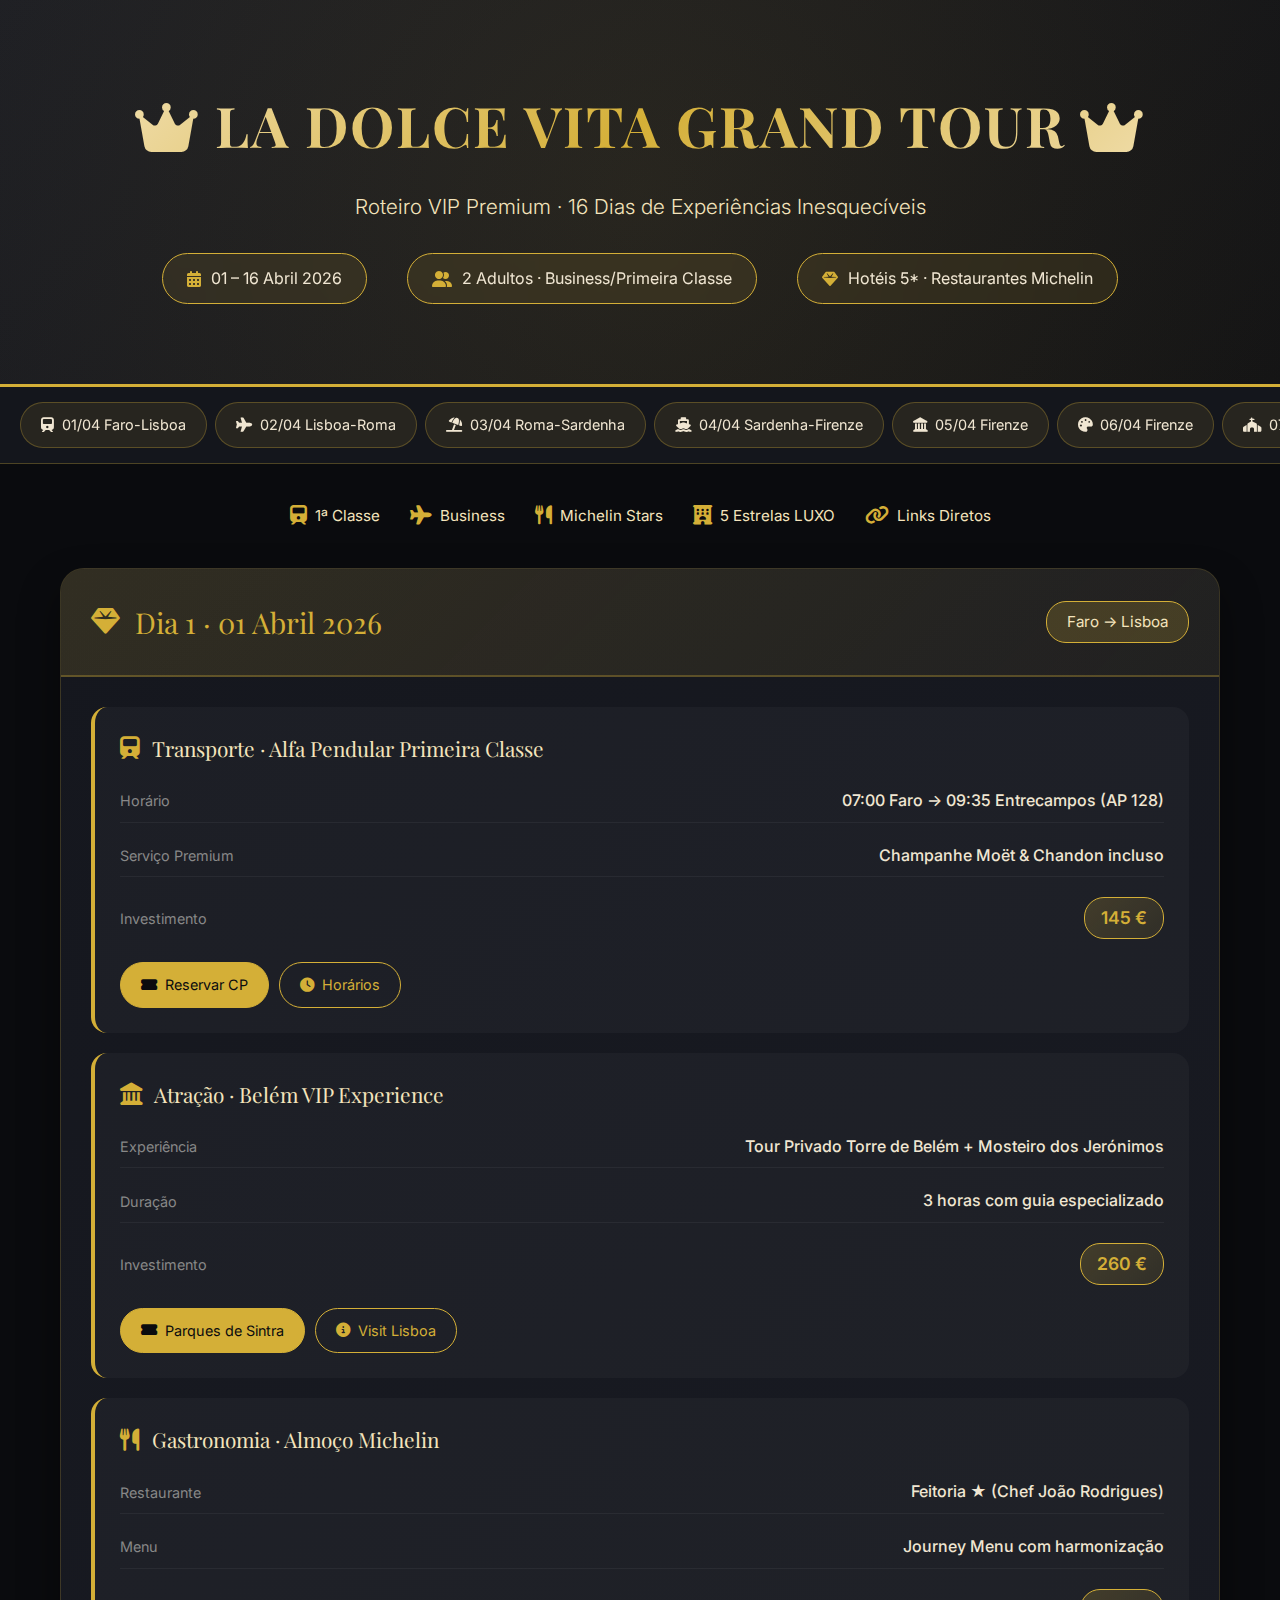
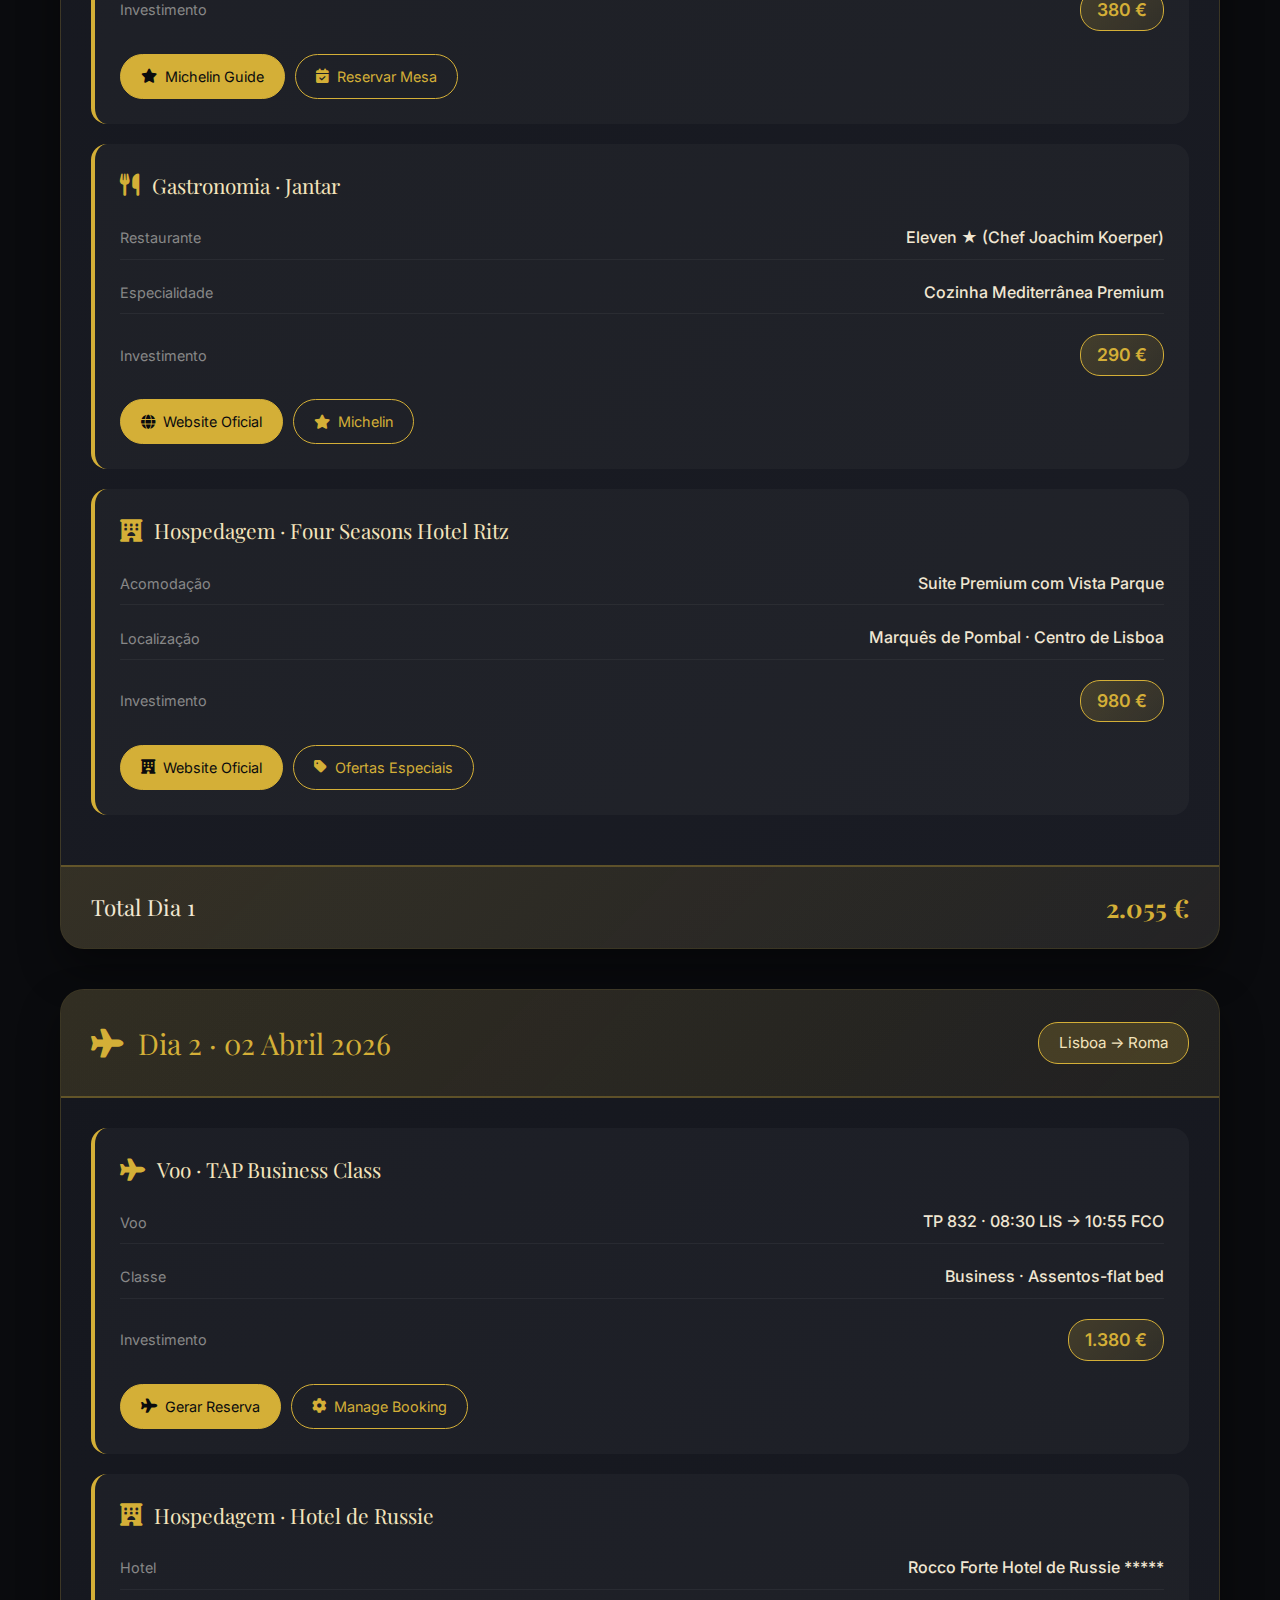
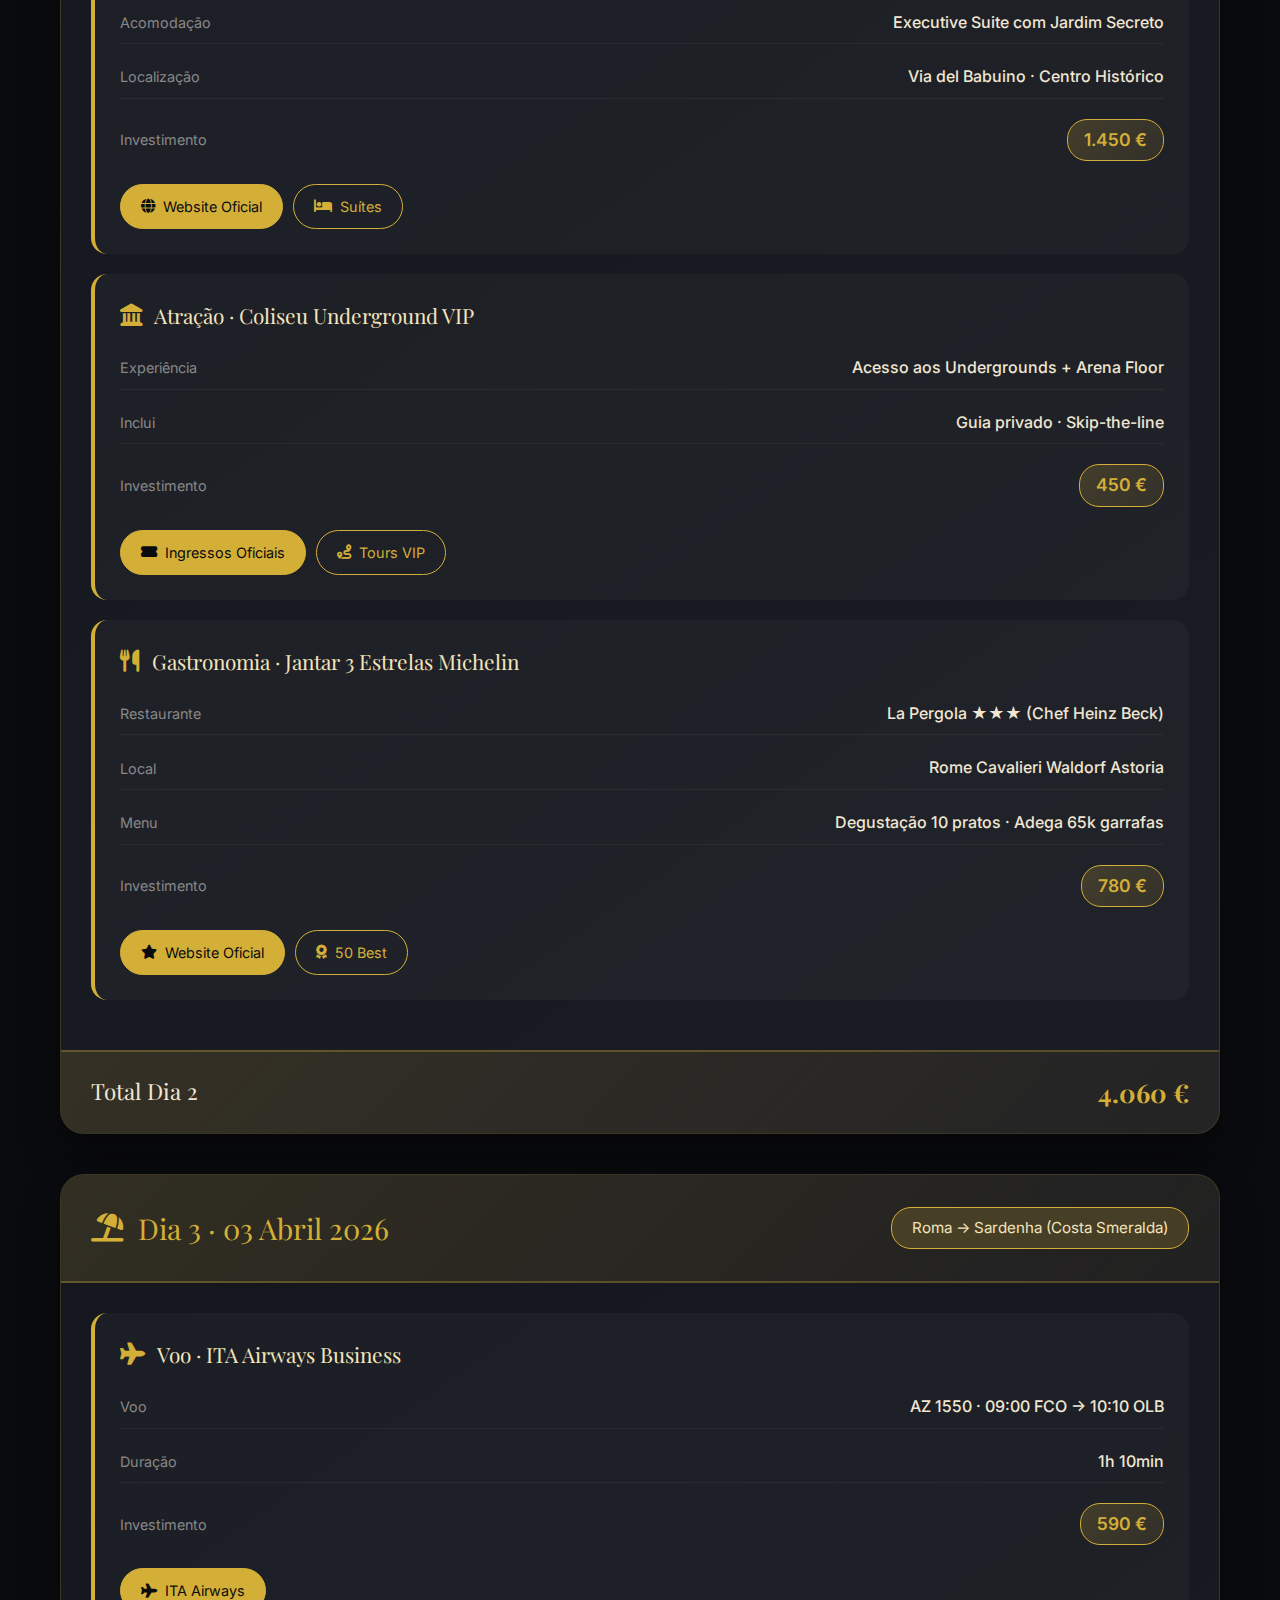
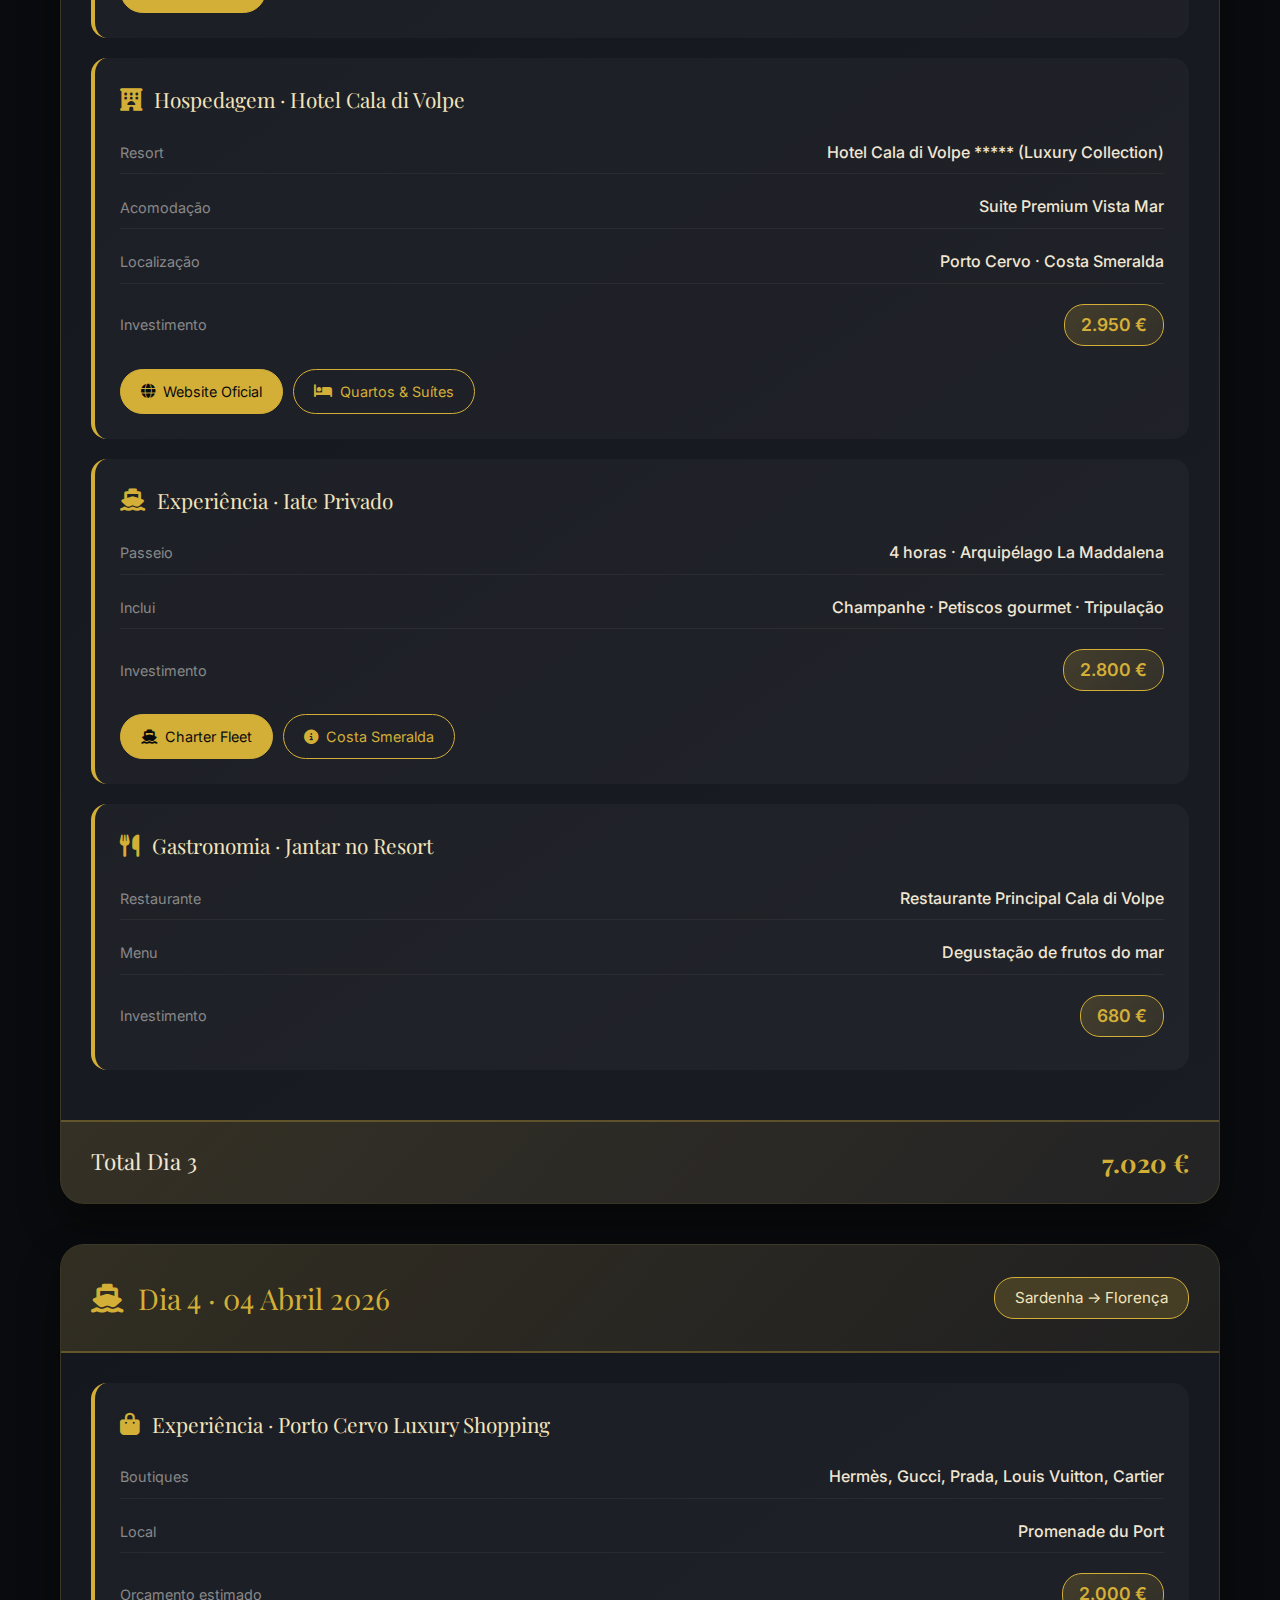
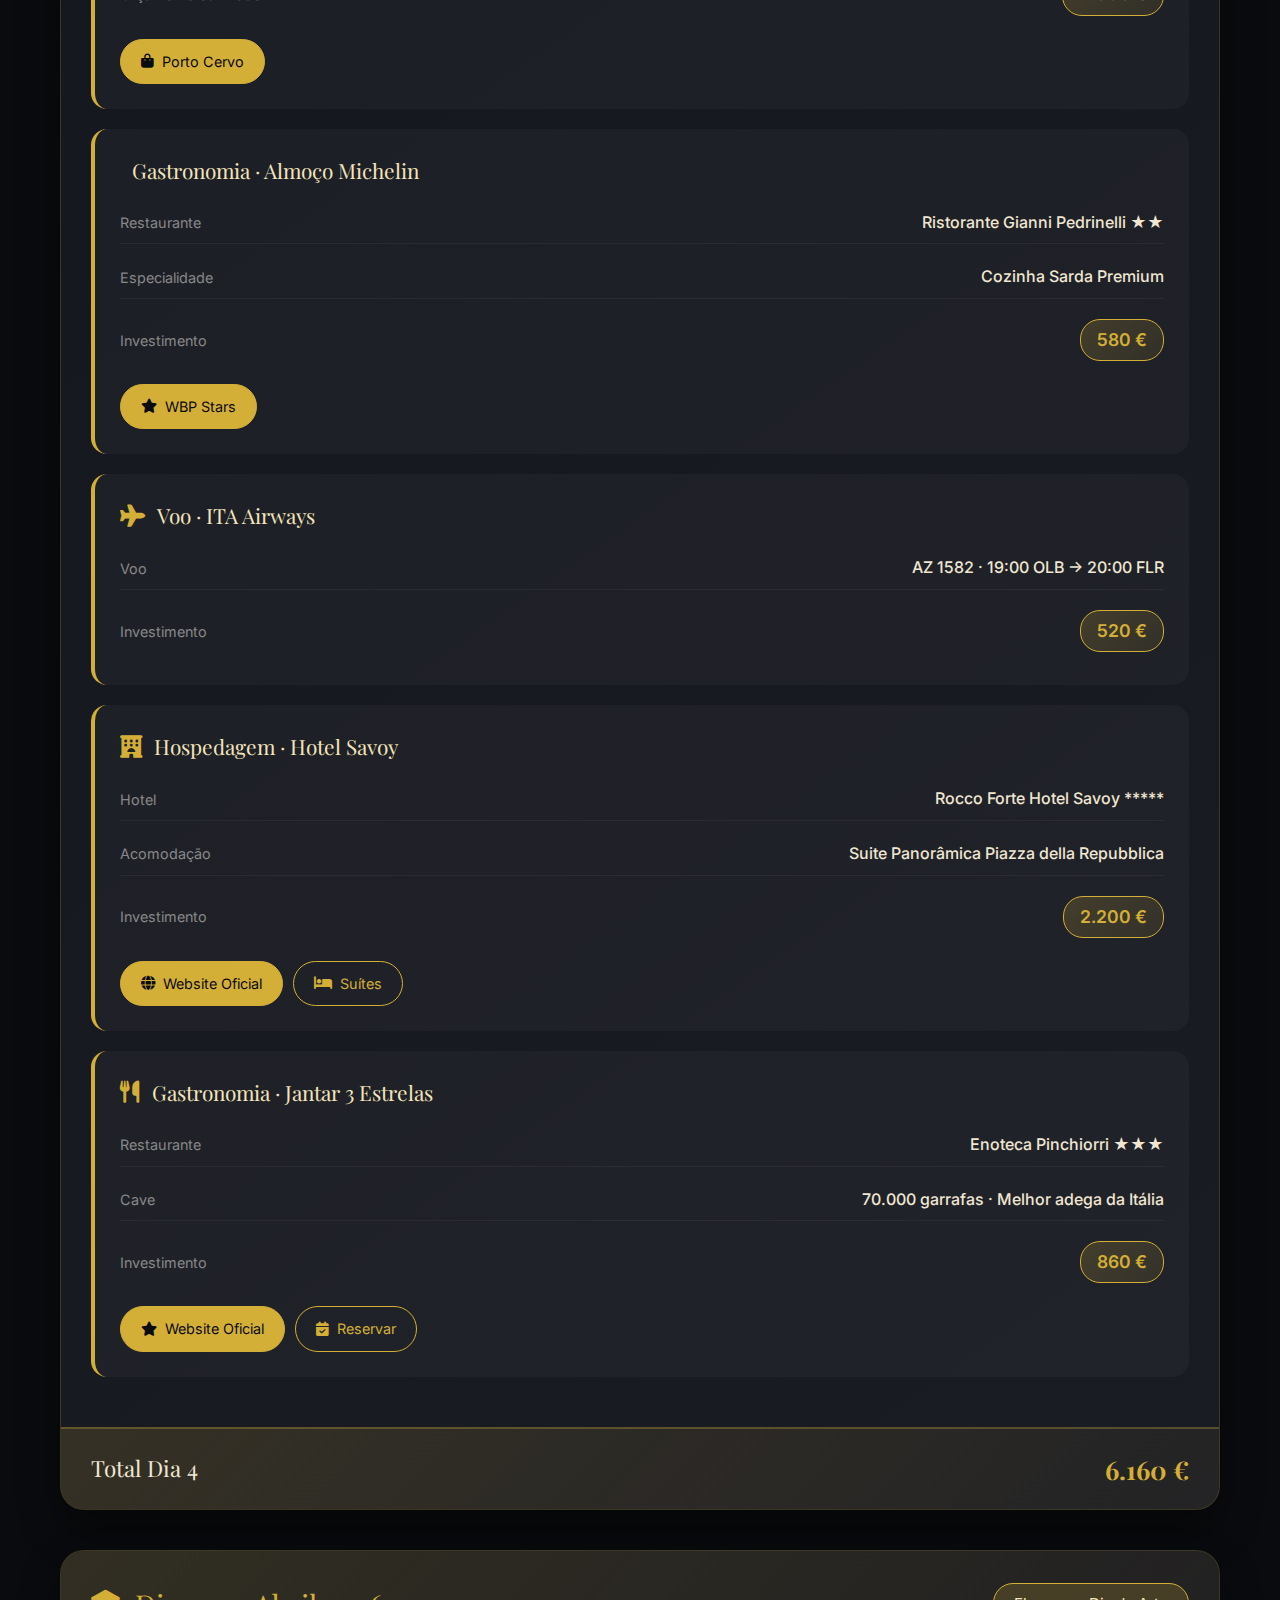
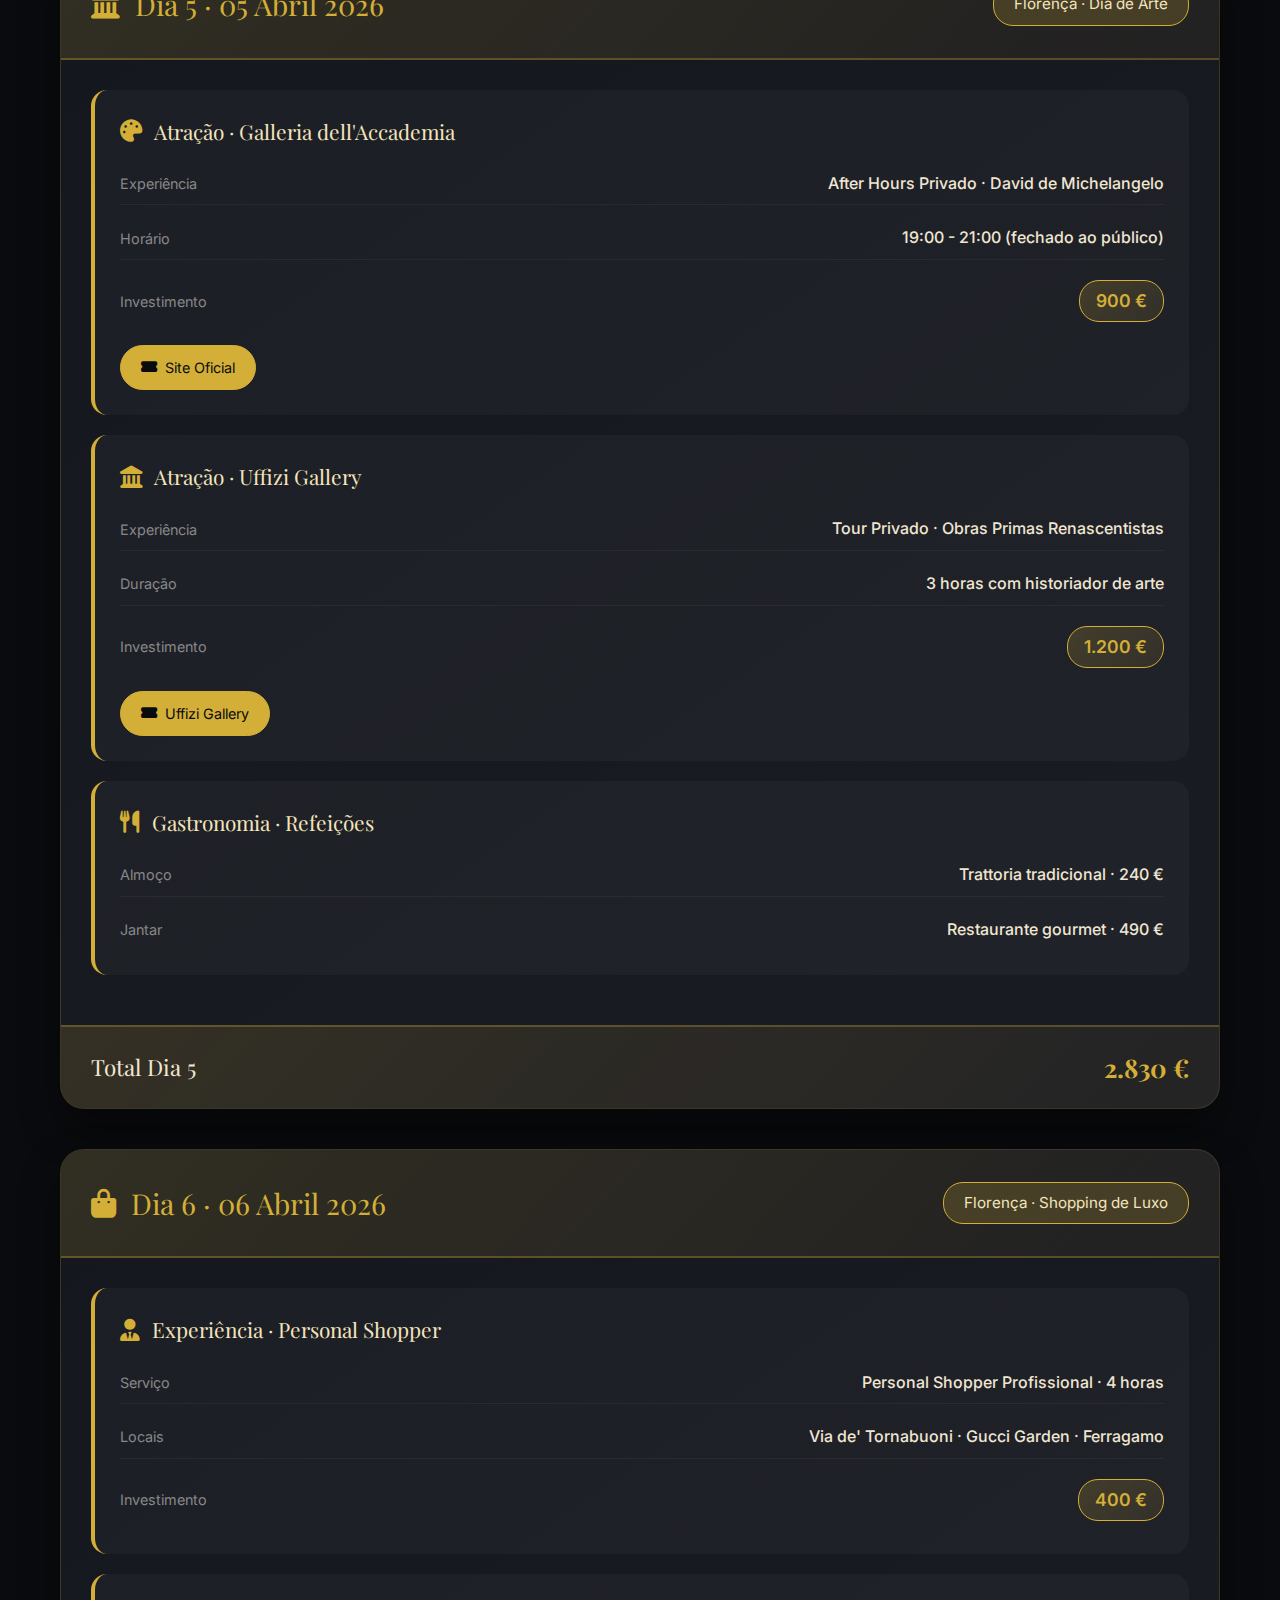
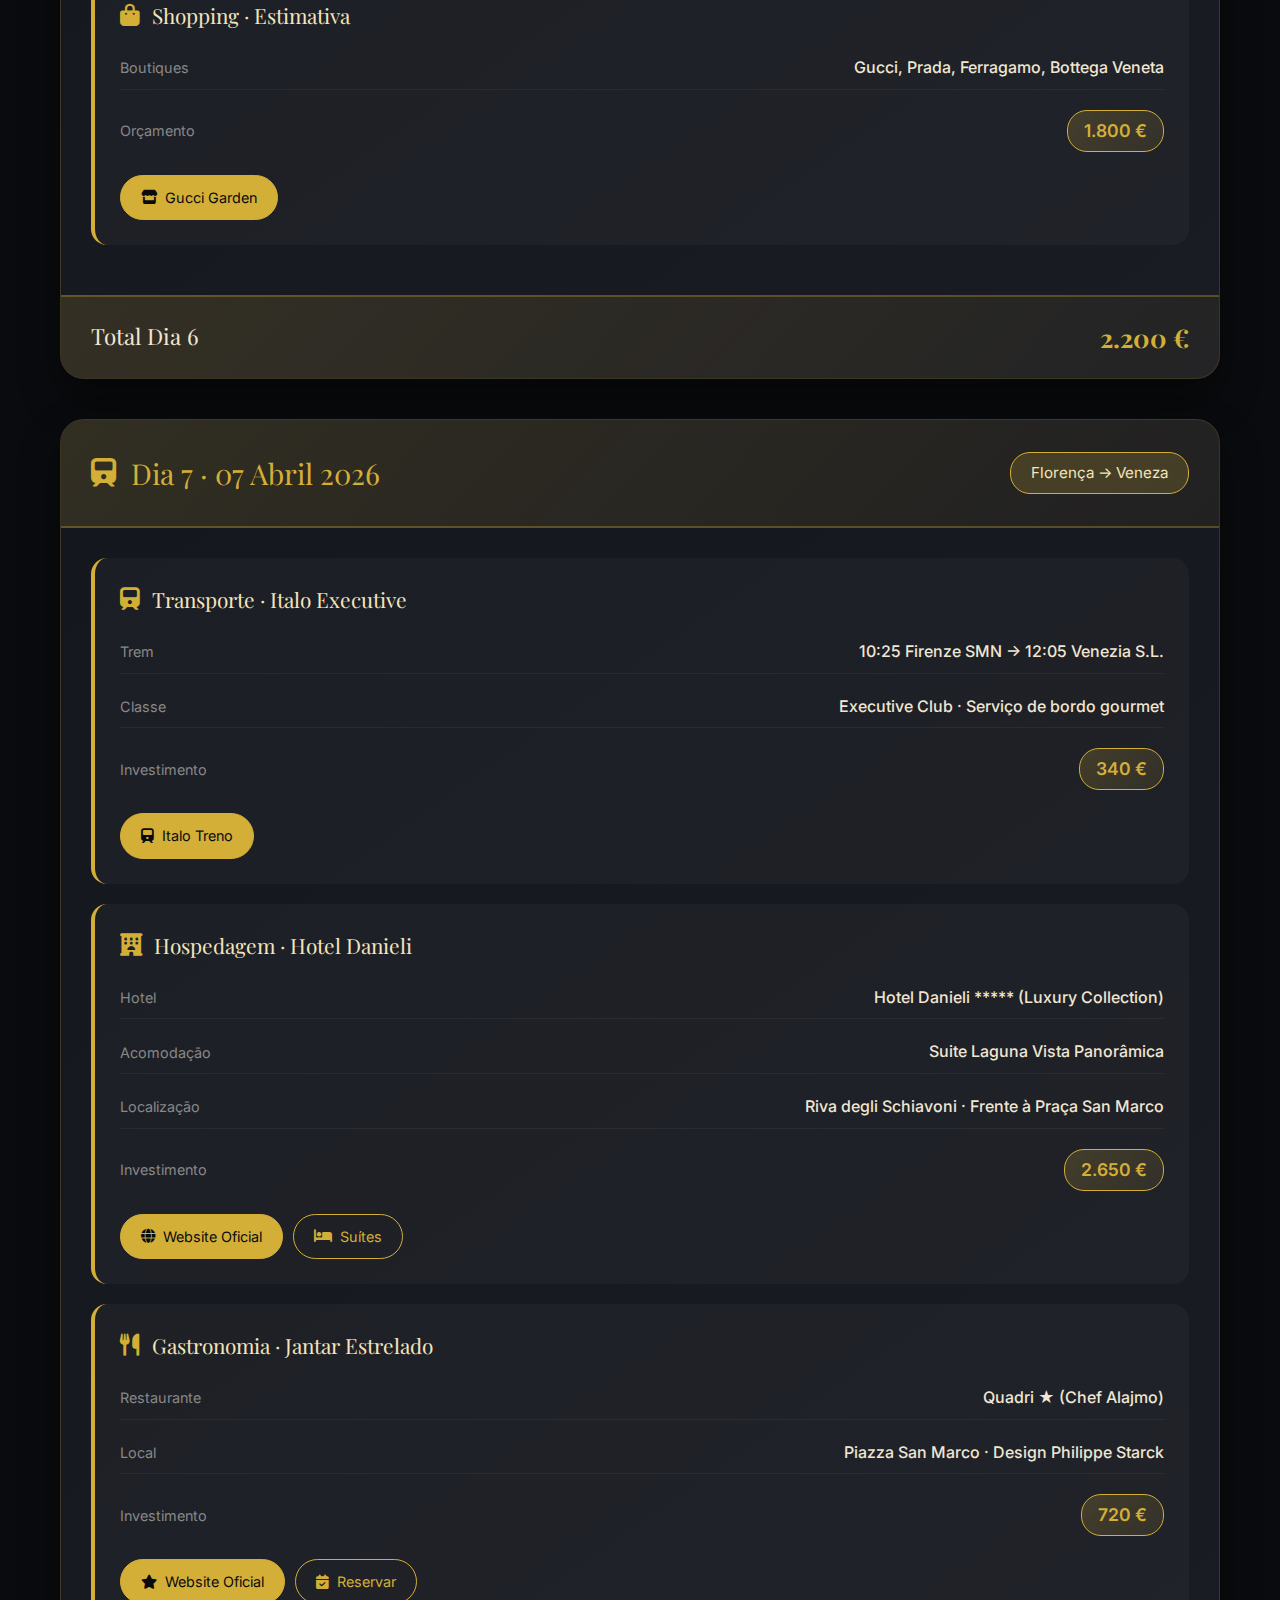
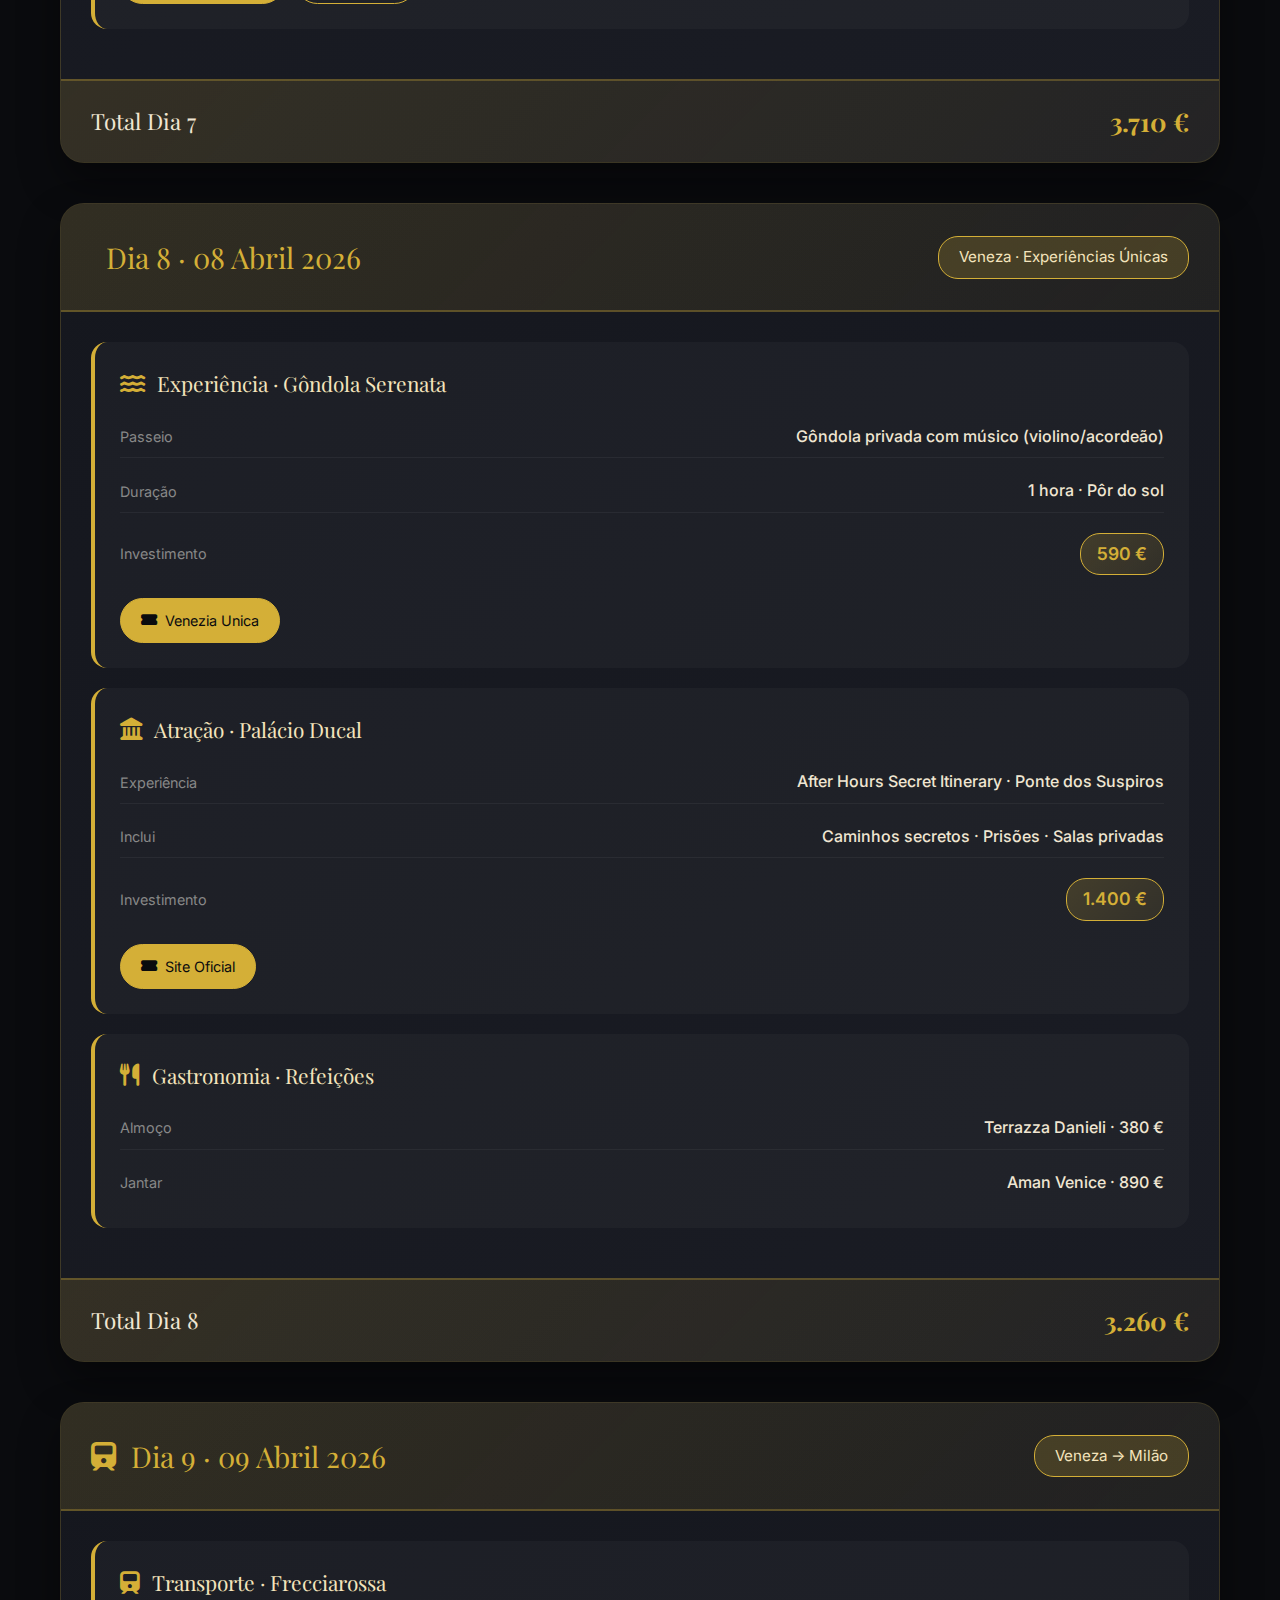
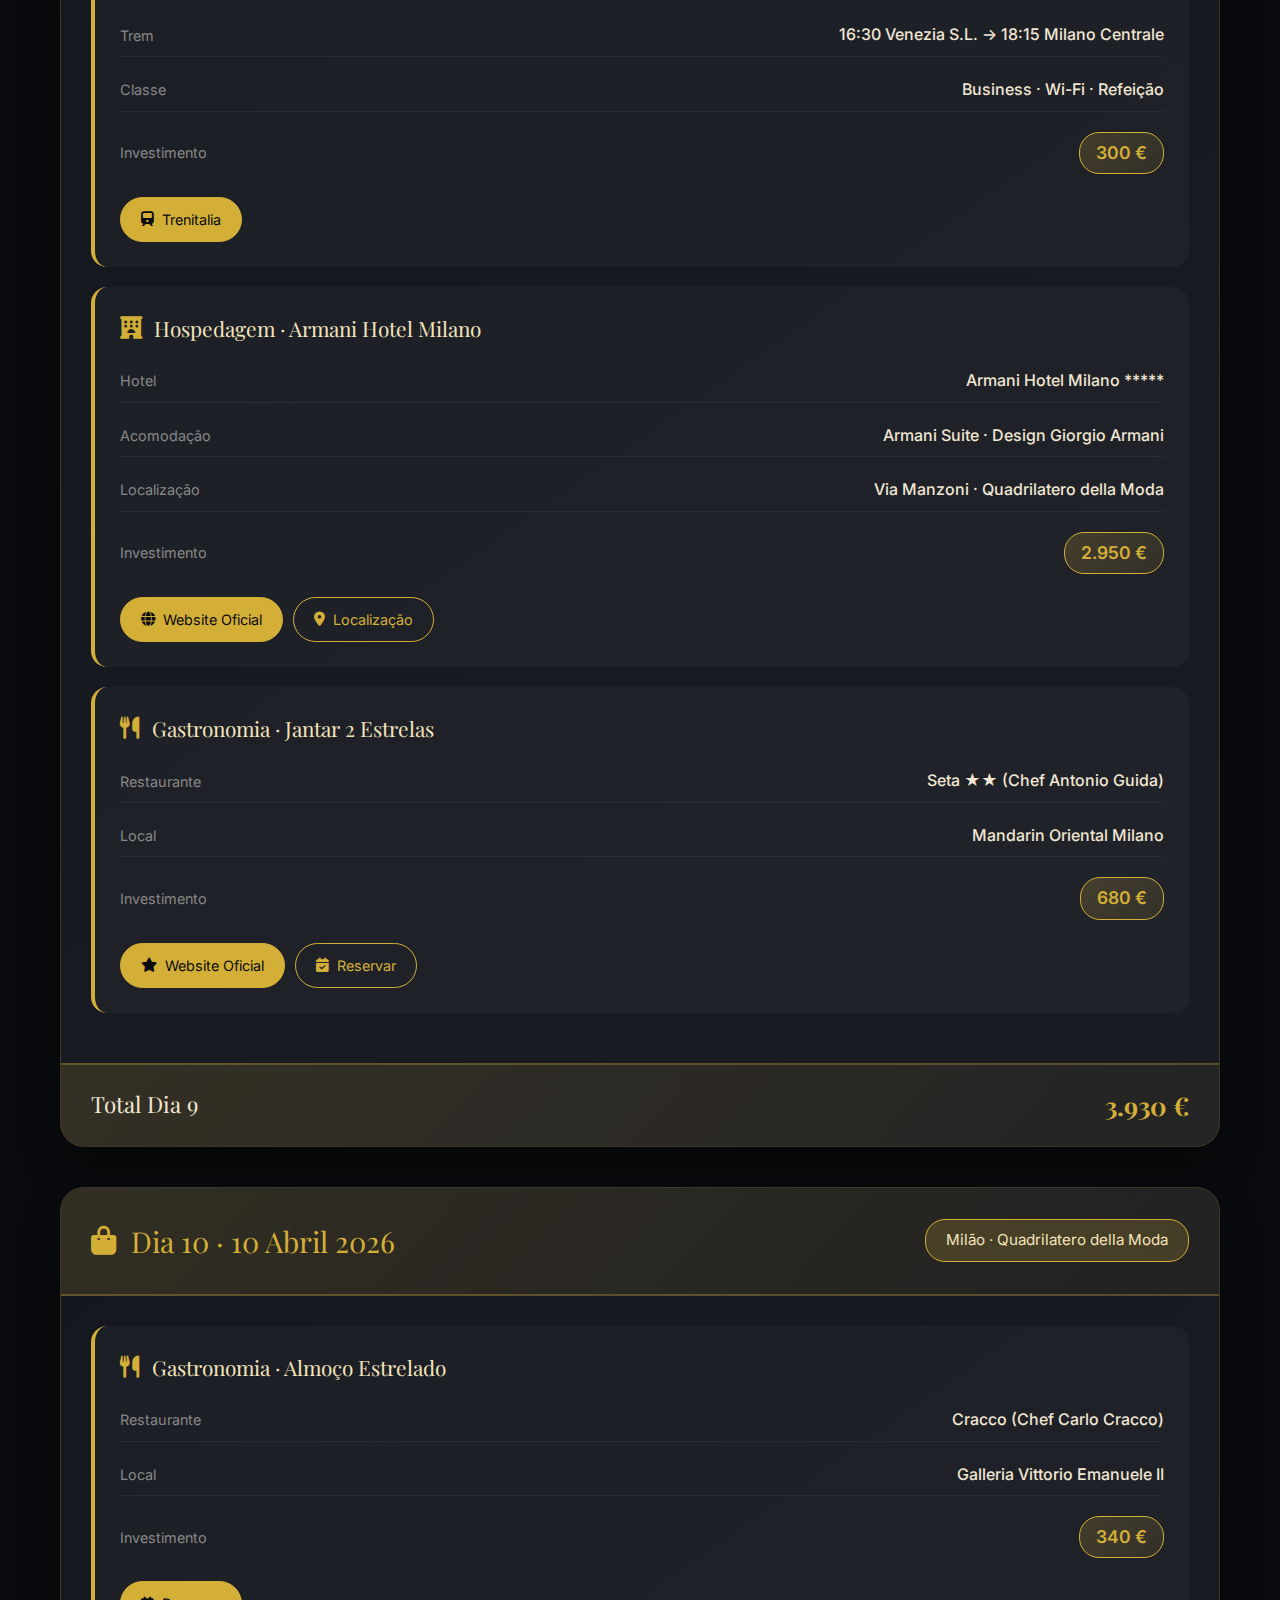
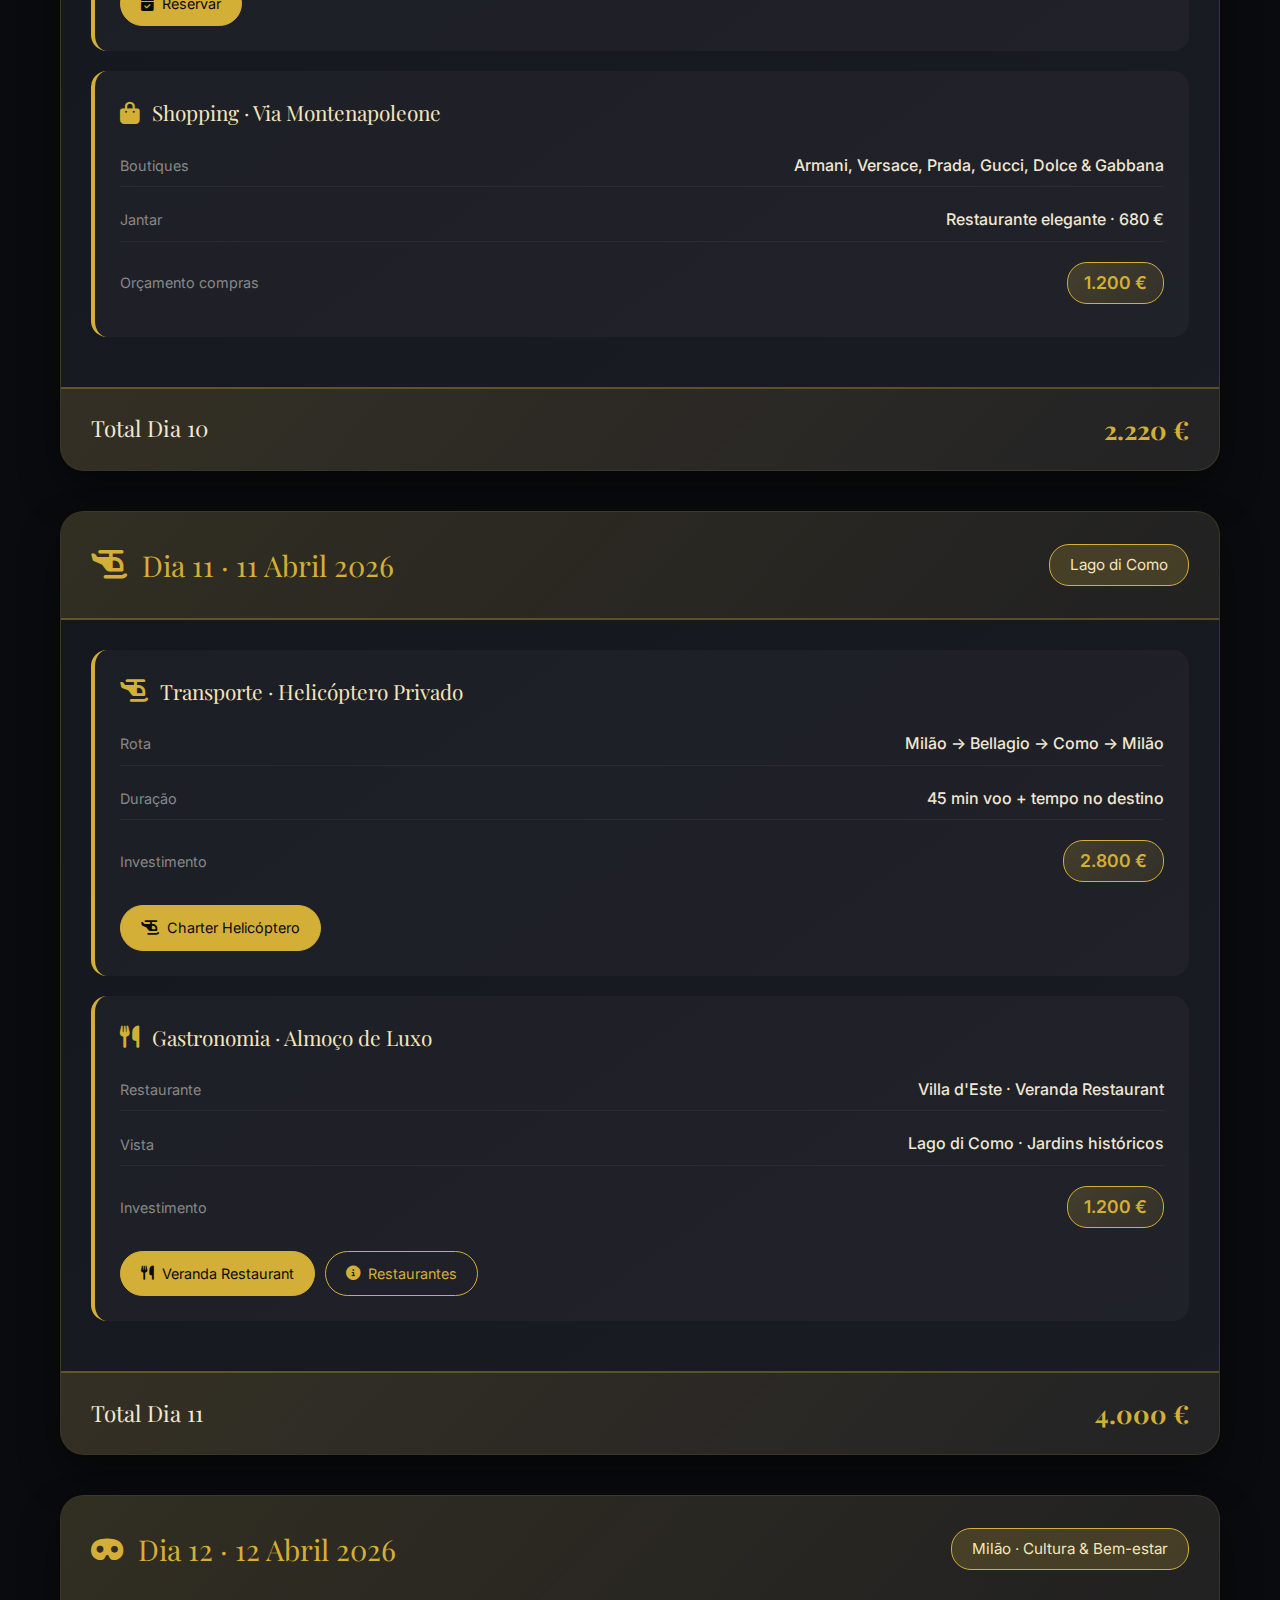
<file: grand-tour-vip-2026.html>
<!DOCTYPE html>
<html lang="pt">
<head>
    <meta charset="UTF-8">
    <meta name="viewport" content="width=device-width, initial-scale=1.0">
    <title>La Dolce Vita Grand Tour 2026 · Roteiro VIP</title>
    <link rel="stylesheet" href="https://cdnjs.cloudflare.com/ajax/libs/font-awesome/6.4.0/css/all.min.css">
    <link href="https://fonts.googleapis.com/css2?family=Playfair+Display:wght@400;600;700&family=Inter:wght@300;400;500;600&display=swap" rel="stylesheet">
    <style>
        :root {
            --gold: #d4af37;
            --gold-light: #f4e4bc;
            --dark: #0a0b0e;
            --dark-light: #15171e;
            --text: #f0e6d2;
            --accent: #c5a059;
        }
        
        * {
            margin: 0;
            padding: 0;
            box-sizing: border-box;
        }
        
        body {
            font-family: 'Inter', sans-serif;
            background: var(--dark);
            color: var(--text);
            line-height: 1.6;
        }
        
        /* Hero Section */
        .hero {
            background: linear-gradient(135deg, #1a1c24 0%, #0f1014 100%);
            padding: 80px 20px;
            text-align: center;
            border-bottom: 3px solid var(--gold);
            position: relative;
            overflow: hidden;
        }
        
        .hero::before {
            content: '';
            position: absolute;
            top: -50%;
            left: -50%;
            width: 200%;
            height: 200%;
            background: radial-gradient(circle, rgba(212,175,55,0.1) 0%, transparent 70%);
            animation: pulse 4s ease-in-out infinite;
        }
        
        @keyframes pulse {
            0%, 100% { transform: scale(1); opacity: 0.5; }
            50% { transform: scale(1.1); opacity: 0.8; }
        }
        
        .hero-content {
            position: relative;
            z-index: 1;
            max-width: 1200px;
            margin: 0 auto;
        }
        
        .hero h1 {
            font-family: 'Playfair Display', serif;
            font-size: clamp(2rem, 5vw, 3.5rem);
            font-weight: 700;
            background: linear-gradient(135deg, #f4e4bc, #d4af37, #f4e4bc);
            -webkit-background-clip: text;
            -webkit-text-fill-color: transparent;
            margin-bottom: 20px;
            letter-spacing: 2px;
        }
        
        .hero-subtitle {
            font-size: 1.3rem;
            color: var(--gold-light);
            margin-bottom: 30px;
            font-weight: 300;
        }
        
        .hero-info {
            display: flex;
            justify-content: center;
            gap: 40px;
            flex-wrap: wrap;
            margin-top: 30px;
        }
        
        .hero-badge {
            background: rgba(212,175,55,0.1);
            border: 1px solid var(--gold);
            padding: 12px 24px;
            border-radius: 50px;
            font-size: 1rem;
            display: flex;
            align-items: center;
            gap: 10px;
            backdrop-filter: blur(10px);
        }
        
        .hero-badge i {
            color: var(--gold);
        }
        
        /* Navigation */
        .nav-container {
            background: rgba(21,23,30,0.95);
            backdrop-filter: blur(20px);
            position: sticky;
            top: 0;
            z-index: 1000;
            border-bottom: 1px solid rgba(212,175,55,0.3);
            padding: 15px 0;
        }
        
        .nav-dias {
            max-width: 1400px;
            margin: 0 auto;
            display: flex;
            gap: 8px;
            overflow-x: auto;
            padding: 0 20px;
            scrollbar-width: thin;
            scrollbar-color: var(--gold) var(--dark);
        }
        
        .nav-dias::-webkit-scrollbar {
            height: 6px;
        }
        
        .nav-dias::-webkit-scrollbar-thumb {
            background: var(--gold);
            border-radius: 3px;
        }
        
        .nav-dias a {
            white-space: nowrap;
            padding: 10px 20px;
            background: rgba(212,175,55,0.1);
            border: 1px solid rgba(212,175,55,0.3);
            border-radius: 30px;
            color: var(--text);
            text-decoration: none;
            font-size: 0.9rem;
            transition: all 0.3s;
            display: flex;
            align-items: center;
            gap: 8px;
        }
        
        .nav-dias a:hover {
            background: var(--gold);
            color: var(--dark);
            transform: translateY(-2px);
            box-shadow: 0 5px 20px rgba(212,175,55,0.3);
        }
        
        /* Legend */
        .legend {
            max-width: 1400px;
            margin: 40px auto;
            padding: 0 20px;
            display: flex;
            justify-content: center;
            gap: 30px;
            flex-wrap: wrap;
        }
        
        .legend-item {
            display: flex;
            align-items: center;
            gap: 8px;
            font-size: 0.95rem;
            color: var(--gold-light);
        }
        
        .legend-item i {
            color: var(--gold);
            font-size: 1.2rem;
        }
        
        /* Main Container */
        .container {
            max-width: 1200px;
            margin: 0 auto;
            padding: 0 20px 60px;
        }
        
        /* Day Cards */
        .day-card {
            background: linear-gradient(145deg, #15171e, #1a1c24);
            border-radius: 24px;
            margin-bottom: 40px;
            overflow: hidden;
            border: 1px solid rgba(212,175,55,0.2);
            box-shadow: 0 20px 40px rgba(0,0,0,0.4);
            transition: transform 0.3s, box-shadow 0.3s;
        }
        
        .day-card:hover {
            transform: translateY(-5px);
            box-shadow: 0 30px 60px rgba(0,0,0,0.5);
            border-color: rgba(212,175,55,0.4);
        }
        
        .day-header {
            background: linear-gradient(135deg, rgba(212,175,55,0.15), rgba(212,175,55,0.05));
            padding: 30px;
            border-bottom: 2px solid rgba(212,175,55,0.3);
            display: flex;
            justify-content: space-between;
            align-items: center;
            flex-wrap: wrap;
            gap: 15px;
        }
        
        .day-title {
            font-family: 'Playfair Display', serif;
            font-size: 1.8rem;
            color: var(--gold);
            display: flex;
            align-items: center;
            gap: 15px;
        }
        
        .day-route {
            background: rgba(212,175,55,0.2);
            padding: 8px 20px;
            border-radius: 20px;
            font-size: 0.95rem;
            color: var(--gold-light);
            border: 1px solid var(--gold);
        }
        
        .day-content {
            padding: 30px;
        }
        
        /* Activity Blocks */
        .activity {
            background: rgba(255,255,255,0.03);
            border-radius: 16px;
            padding: 25px;
            margin-bottom: 20px;
            border-left: 4px solid var(--gold);
            transition: all 0.3s;
        }
        
        .activity:hover {
            background: rgba(255,255,255,0.05);
            transform: translateX(5px);
        }
        
        .activity-header {
            display: flex;
            align-items: center;
            gap: 12px;
            margin-bottom: 15px;
            font-family: 'Playfair Display', serif;
            font-size: 1.3rem;
            color: var(--gold-light);
        }
        
        .activity-header i {
            color: var(--gold);
            font-size: 1.4rem;
        }
        
        .activity-details {
            display: grid;
            gap: 12px;
        }
        
        .detail-row {
            display: flex;
            justify-content: space-between;
            align-items: center;
            flex-wrap: wrap;
            gap: 10px;
            padding: 8px 0;
            border-bottom: 1px solid rgba(255,255,255,0.05);
        }
        
        .detail-row:last-child {
            border-bottom: none;
        }
        
        .detail-label {
            color: #888;
            font-size: 0.9rem;
        }
        
        .detail-value {
            color: var(--text);
            font-weight: 500;
        }
        
        .price-tag {
            background: linear-gradient(135deg, rgba(212,175,55,0.2), rgba(212,175,55,0.1));
            color: var(--gold);
            padding: 6px 16px;
            border-radius: 20px;
            font-weight: 600;
            border: 1px solid var(--gold);
            font-size: 1.1rem;
        }
        
        /* Links */
        .links-group {
            display: flex;
            gap: 10px;
            flex-wrap: wrap;
            margin-top: 15px;
        }
        
        .luxury-link {
            display: inline-flex;
            align-items: center;
            gap: 8px;
            padding: 10px 20px;
            background: transparent;
            border: 1px solid var(--gold);
            color: var(--gold);
            text-decoration: none;
            border-radius: 25px;
            font-size: 0.9rem;
            transition: all 0.3s;
        }
        
        .luxury-link:hover {
            background: var(--gold);
            color: var(--dark);
            transform: translateY(-2px);
            box-shadow: 0 5px 15px rgba(212,175,55,0.3);
        }
        
        .luxury-link.primary {
            background: var(--gold);
            color: var(--dark);
        }
        
        .luxury-link.primary:hover {
            background: var(--gold-light);
        }
        
        /* Day Total */
        .day-total {
            background: linear-gradient(135deg, rgba(212,175,55,0.15), rgba(212,175,55,0.05));
            padding: 20px 30px;
            display: flex;
            justify-content: space-between;
            align-items: center;
            border-top: 2px solid rgba(212,175,55,0.3);
            font-family: 'Playfair Display', serif;
            font-size: 1.4rem;
        }
        
        .day-total span:last-child {
            color: var(--gold);
            font-weight: 700;
            font-size: 1.6rem;
        }
        
        /* Summary Section */
        .summary {
            background: linear-gradient(145deg, #15171e, #1a1c24);
            border-radius: 30px;
            padding: 60px 40px;
            margin-top: 60px;
            border: 3px double var(--gold);
            text-align: center;
            position: relative;
            overflow: hidden;
        }
        
        .summary::before {
            content: '✦';
            position: absolute;
            top: 20px;
            left: 50%;
            transform: translateX(-50%);
            color: var(--gold);
            font-size: 2rem;
            opacity: 0.5;
        }
        
        .summary h2 {
            font-family: 'Playfair Display', serif;
            font-size: 2.5rem;
            color: var(--gold);
            margin-bottom: 40px;
        }
        
        .summary-grid {
            display: grid;
            grid-template-columns: repeat(auto-fit, minmax(250px, 1fr));
            gap: 25px;
            margin-bottom: 40px;
        }
        
        .summary-item {
            background: rgba(212,175,55,0.05);
            border: 1px solid rgba(212,175,55,0.3);
            border-radius: 20px;
            padding: 30px 20px;
            transition: transform 0.3s;
        }
        
        .summary-item:hover {
            transform: translateY(-5px);
            background: rgba(212,175,55,0.1);
        }
        
        .summary-label {
            font-size: 0.9rem;
            color: #888;
            text-transform: uppercase;
            letter-spacing: 2px;
            margin-bottom: 10px;
        }
        
        .summary-value {
            font-family: 'Playfair Display', serif;
            font-size: 2.2rem;
            color: var(--gold);
            font-weight: 700;
        }
        
        .grand-total {
            background: linear-gradient(135deg, var(--gold), #b8941f);
            color: var(--dark);
            padding: 40px;
            border-radius: 20px;
            margin-top: 30px;
        }
        
        .grand-total-label {
            font-size: 1.2rem;
            text-transform: uppercase;
            letter-spacing: 3px;
            margin-bottom: 10px;
            opacity: 0.8;
        }
        
        .grand-total-value {
            font-family: 'Playfair Display', serif;
            font-size: 3.5rem;
            font-weight: 700;
        }
        
        .footer-note {
            margin-top: 40px;
            padding-top: 30px;
            border-top: 1px solid rgba(212,175,55,0.3);
            color: var(--gold-light);
            font-style: italic;
            font-size: 1.1rem;
        }
        
        /* Responsive */
        @media (max-width: 768px) {
            .hero-info {
                flex-direction: column;
                gap: 15px;
            }
            
            .day-header {
                flex-direction: column;
                text-align: center;
            }
            
            .activity-header {
                font-size: 1.1rem;
            }
            
            .detail-row {
                flex-direction: column;
                align-items: flex-start;
            }
            
            .links-group {
                flex-direction: column;
            }
            
            .luxury-link {
                width: 100%;
                justify-content: center;
            }
        }
    </style>
<base target="_blank">
</head>
<body>

    <!-- Hero Section -->
    <section class="hero">
        <div class="hero-content">
            <h1><i class="fas fa-crown"></i> LA DOLCE VITA GRAND TOUR <i class="fas fa-crown"></i></h1>
            <p class="hero-subtitle">Roteiro VIP Premium · 16 Dias de Experiências Inesquecíveis</p>
            <div class="hero-info">
                <div class="hero-badge">
                    <i class="fas fa-calendar-alt"></i>
                    <span>01 – 16 Abril 2026</span>
                </div>
                <div class="hero-badge">
                    <i class="fas fa-user-friends"></i>
                    <span>2 Adultos · Business/Primeira Classe</span>
                </div>
                <div class="hero-badge">
                    <i class="fas fa-gem"></i>
                    <span>Hotéis 5* · Restaurantes Michelin</span>
                </div>
            </div>
        </div>
    </section>

    <!-- Navigation -->
    <nav class="nav-container">
        <div class="nav-dias">
            <a href="#dia1"><i class="fas fa-train"></i> 01/04 Faro-Lisboa</a>
            <a href="#dia2"><i class="fas fa-plane"></i> 02/04 Lisboa-Roma</a>
            <a href="#dia3"><i class="fas fa-umbrella-beach"></i> 03/04 Roma-Sardenha</a>
            <a href="#dia4"><i class="fas fa-ship"></i> 04/04 Sardenha-Firenze</a>
            <a href="#dia5"><i class="fas fa-landmark"></i> 05/04 Firenze</a>
            <a href="#dia6"><i class="fas fa-palette"></i> 06/04 Firenze</a>
            <a href="#dia7"><i class="fas fa-church"></i> 07/04 Firenze-Veneza</a>
            <a href="#dia8"><i class="fas fa-gondola"></i> 08/04 Veneza</a>
            <a href="#dia9"><i class="fas fa-train"></i> 09/04 Veneza-Milão</a>
            <a href="#dia10"><i class="fas fa-shopping-bag"></i> 10/04 Milão</a>
            <a href="#dia11"><i class="fas fa-helicopter"></i> 11/04 Lago Como</a>
            <a href="#dia12"><i class="fas fa-mask"></i> 12/04 Milão</a>
            <a href="#dia13"><i class="fas fa-water"></i> 13/04 Navigli</a>
            <a href="#dia14"><i class="fas fa-plane-departure"></i> 16/04 Retorno</a>
        </div>
    </nav>

    <!-- Legend -->
    <div class="legend">
        <div class="legend-item"><i class="fas fa-train"></i> 1ª Classe</div>
        <div class="legend-item"><i class="fas fa-plane"></i> Business</div>
        <div class="legend-item"><i class="fas fa-utensils"></i> Michelin Stars</div>
        <div class="legend-item"><i class="fas fa-hotel"></i> 5 Estrelas LUXO</div>
        <div class="legend-item"><i class="fas fa-link"></i> Links Diretos</div>
    </div>

    <div class="container">

        <!-- DIA 1 -->
        <section id="dia1" class="day-card">
            <div class="day-header">
                <div class="day-title">
                    <i class="fas fa-gem"></i>
                    Dia 1 · 01 Abril 2026
                </div>
                <div class="day-route">Faro → Lisboa</div>
            </div>
            
            <div class="day-content">
                <div class="activity">
                    <div class="activity-header">
                        <i class="fas fa-train"></i>
                        <span>Transporte · Alfa Pendular Primeira Classe</span>
                    </div>
                    <div class="activity-details">
                        <div class="detail-row">
                            <span class="detail-label">Horário</span>
                            <span class="detail-value">07:00 Faro → 09:35 Entrecampos (AP 128)</span>
                        </div>
                        <div class="detail-row">
                            <span class="detail-label">Serviço Premium</span>
                            <span class="detail-value">Champanhe Moët & Chandon incluso</span>
                        </div>
                        <div class="detail-row">
                            <span class="detail-label">Investimento</span>
                            <span class="price-tag">145 €</span>
                        </div>
                    </div>
                    <div class="links-group">
                        <a href="https://www.cp.pt/passageiros/pt" target="_blank" class="luxury-link primary">
                            <i class="fas fa-ticket-alt"></i> Reservar CP
                        </a>
                        <a href="https://www.cp.pt/passageiros/pt/consultar-horarios" target="_blank" class="luxury-link">
                            <i class="fas fa-clock"></i> Horários
                        </a>
                    </div>
                </div>

                <div class="activity">
                    <div class="activity-header">
                        <i class="fas fa-landmark"></i>
                        <span>Atração · Belém VIP Experience</span>
                    </div>
                    <div class="activity-details">
                        <div class="detail-row">
                            <span class="detail-label">Experiência</span>
                            <span class="detail-value">Tour Privado Torre de Belém + Mosteiro dos Jerónimos</span>
                        </div>
                        <div class="detail-row">
                            <span class="detail-label">Duração</span>
                            <span class="detail-value">3 horas com guia especializado</span>
                        </div>
                        <div class="detail-row">
                            <span class="detail-label">Investimento</span>
                            <span class="price-tag">260 €</span>
                        </div>
                    </div>
                    <div class="links-group">
                        <a href="https://www.parquesdesintra.pt/" target="_blank" class="luxury-link primary">
                            <i class="fas fa-ticket-alt"></i> Parques de Sintra
                        </a>
                        <a href="https://www.visitlisboa.com/" target="_blank" class="luxury-link">
                            <i class="fas fa-info-circle"></i> Visit Lisboa
                        </a>
                    </div>
                </div>

                <div class="activity">
                    <div class="activity-header">
                        <i class="fas fa-utensils"></i>
                        <span>Gastronomia · Almoço Michelin</span>
                    </div>
                    <div class="activity-details">
                        <div class="detail-row">
                            <span class="detail-label">Restaurante</span>
                            <span class="detail-value">Feitoria ★ (Chef João Rodrigues)</span>
                        </div>
                        <div class="detail-row">
                            <span class="detail-label">Menu</span>
                            <span class="detail-value">Journey Menu com harmonização</span>
                        </div>
                        <div class="detail-row">
                            <span class="detail-label">Investimento</span>
                            <span class="price-tag">380 €</span>
                        </div>
                    </div>
                    <div class="links-group">
                        <a href="https://guide.michelin.com/us/en/lisboa-region/lisboa/restaurant/feitoria" target="_blank" class="luxury-link primary">
                            <i class="fas fa-star"></i> Michelin Guide
                        </a>
                        <a href="https://www.alfama-lda.com/feitoria" target="_blank" class="luxury-link">
                            <i class="fas fa-calendar-check"></i> Reservar Mesa
                        </a>
                    </div>
                </div>

                <div class="activity">
                    <div class="activity-header">
                        <i class="fas fa-utensils"></i>
                        <span>Gastronomia · Jantar</span>
                    </div>
                    <div class="activity-details">
                        <div class="detail-row">
                            <span class="detail-label">Restaurante</span>
                            <span class="detail-value">Eleven ★ (Chef Joachim Koerper)</span>
                        </div>
                        <div class="detail-row">
                            <span class="detail-label">Especialidade</span>
                            <span class="detail-value">Cozinha Mediterrânea Premium</span>
                        </div>
                        <div class="detail-row">
                            <span class="detail-label">Investimento</span>
                            <span class="price-tag">290 €</span>
                        </div>
                    </div>
                    <div class="links-group">
                        <a href="https://www.restauranteleven.com/" target="_blank" class="luxury-link primary">
                            <i class="fas fa-globe"></i> Website Oficial
                        </a>
                        <a href="https://guide.michelin.com/us/en/lisboa-region/lisboa/restaurant/eleven118394" target="_blank" class="luxury-link">
                            <i class="fas fa-star"></i> Michelin
                        </a>
                    </div>
                </div>

                <div class="activity">
                    <div class="activity-header">
                        <i class="fas fa-hotel"></i>
                        <span>Hospedagem · Four Seasons Hotel Ritz</span>
                    </div>
                    <div class="activity-details">
                        <div class="detail-row">
                            <span class="detail-label">Acomodação</span>
                            <span class="detail-value">Suite Premium com Vista Parque</span>
                        </div>
                        <div class="detail-row">
                            <span class="detail-label">Localização</span>
                            <span class="detail-value">Marquês de Pombal · Centro de Lisboa</span>
                        </div>
                        <div class="detail-row">
                            <span class="detail-label">Investimento</span>
                            <span class="price-tag">980 €</span>
                        </div>
                    </div>
                    <div class="links-group">
                        <a href="https://www.fourseasons.com/lisbon/" target="_blank" class="luxury-link primary">
                            <i class="fas fa-hotel"></i> Website Oficial
                        </a>
                        <a href="https://www.fourseasons.com/lisbon/offers/" target="_blank" class="luxury-link">
                            <i class="fas fa-tag"></i> Ofertas Especiais
                        </a>
                    </div>
                </div>
            </div>
            
            <div class="day-total">
                <span>Total Dia 1</span>
                <span>2.055 €</span>
            </div>
        </section>

        <!-- DIA 2 -->
        <section id="dia2" class="day-card">
            <div class="day-header">
                <div class="day-title">
                    <i class="fas fa-plane"></i>
                    Dia 2 · 02 Abril 2026
                </div>
                <div class="day-route">Lisboa → Roma</div>
            </div>
            
            <div class="day-content">
                <div class="activity">
                    <div class="activity-header">
                        <i class="fas fa-plane"></i>
                        <span>Voo · TAP Business Class</span>
                    </div>
                    <div class="activity-details">
                        <div class="detail-row">
                            <span class="detail-label">Voo</span>
                            <span class="detail-value">TP 832 · 08:30 LIS → 10:55 FCO</span>
                        </div>
                        <div class="detail-row">
                            <span class="detail-label">Classe</span>
                            <span class="detail-value">Business · Assentos-flat bed</span>
                        </div>
                        <div class="detail-row">
                            <span class="detail-label">Investimento</span>
                            <span class="price-tag">1.380 €</span>
                        </div>
                    </div>
                    <div class="links-group">
                        <a href="https://www.flytap.com/" target="_blank" class="luxury-link primary">
                            <i class="fas fa-plane"></i> Gerar Reserva
                        </a>
                        <a href="https://www.flytap.com/en-pt/manage-booking" target="_blank" class="luxury-link">
                            <i class="fas fa-cog"></i> Manage Booking
                        </a>
                    </div>
                </div>

                <div class="activity">
                    <div class="activity-header">
                        <i class="fas fa-hotel"></i>
                        <span>Hospedagem · Hotel de Russie</span>
                    </div>
                    <div class="activity-details">
                        <div class="detail-row">
                            <span class="detail-label">Hotel</span>
                            <span class="detail-value">Rocco Forte Hotel de Russie *****</span>
                        </div>
                        <div class="detail-row">
                            <span class="detail-label">Acomodação</span>
                            <span class="detail-value">Executive Suite com Jardim Secreto</span>
                        </div>
                        <div class="detail-row">
                            <span class="detail-label">Localização</span>
                            <span class="detail-value">Via del Babuino · Centro Histórico</span>
                        </div>
                        <div class="detail-row">
                            <span class="detail-label">Investimento</span>
                            <span class="price-tag">1.450 €</span>
                        </div>
                    </div>
                    <div class="links-group">
                        <a href="https://www.roccofortehotels.com/hotels-and-resorts/hotel-de-russie/" target="_blank" class="luxury-link primary">
                            <i class="fas fa-globe"></i> Website Oficial
                        </a>
                        <a href="https://www.roccofortehotels.com/hotels-and-resorts/hotel-de-russie/rooms-and-suites/" target="_blank" class="luxury-link">
                            <i class="fas fa-bed"></i> Suítes
                        </a>
                    </div>
                </div>

                <div class="activity">
                    <div class="activity-header">
                        <i class="fas fa-landmark"></i>
                        <span>Atração · Coliseu Underground VIP</span>
                    </div>
                    <div class="activity-details">
                        <div class="detail-row">
                            <span class="detail-label">Experiência</span>
                            <span class="detail-value">Acesso aos Undergrounds + Arena Floor</span>
                        </div>
                        <div class="detail-row">
                            <span class="detail-label">Inclui</span>
                            <span class="detail-value">Guia privado · Skip-the-line</span>
                        </div>
                        <div class="detail-row">
                            <span class="detail-label">Investimento</span>
                            <span class="price-tag">450 €</span>
                        </div>
                    </div>
                    <div class="links-group">
                        <a href="https://www.coopculture.it/en/colosseo-e-foro-romano.cfm" target="_blank" class="luxury-link primary">
                            <i class="fas fa-ticket-alt"></i> Ingressos Oficiais
                        </a>
                        <a href="https://www.viator.com/Rome-tours/Colosseum/d511-g6-c8" target="_blank" class="luxury-link">
                            <i class="fas fa-route"></i> Tours VIP
                        </a>
                    </div>
                </div>

                <div class="activity">
                    <div class="activity-header">
                        <i class="fas fa-utensils"></i>
                        <span>Gastronomia · Jantar 3 Estrelas Michelin</span>
                    </div>
                    <div class="activity-details">
                        <div class="detail-row">
                            <span class="detail-label">Restaurante</span>
                            <span class="detail-value">La Pergola ★★★ (Chef Heinz Beck)</span>
                        </div>
                        <div class="detail-row">
                            <span class="detail-label">Local</span>
                            <span class="detail-value">Rome Cavalieri Waldorf Astoria</span>
                        </div>
                        <div class="detail-row">
                            <span class="detail-label">Menu</span>
                            <span class="detail-value">Degustação 10 pratos · Adega 65k garrafas</span>
                        </div>
                        <div class="detail-row">
                            <span class="detail-label">Investimento</span>
                            <span class="price-tag">780 €</span>
                        </div>
                    </div>
                    <div class="links-group">
                        <a href="https://www.rome.cavalieri.hilton.com/it/dining/la-pergola.html" target="_blank" class="luxury-link primary">
                            <i class="fas fa-star"></i> Website Oficial
                        </a>
                        <a href="https://www.theworlds50best.com/discovery/Establishments/Italy/Rome/La-Pergola.html" target="_blank" class="luxury-link">
                            <i class="fas fa-award"></i> 50 Best
                        </a>
                    </div>
                </div>
            </div>
            
            <div class="day-total">
                <span>Total Dia 2</span>
                <span>4.060 €</span>
            </div>
        </section>

        <!-- DIA 3 -->
        <section id="dia3" class="day-card">
            <div class="day-header">
                <div class="day-title">
                    <i class="fas fa-umbrella-beach"></i>
                    Dia 3 · 03 Abril 2026
                </div>
                <div class="day-route">Roma → Sardenha (Costa Smeralda)</div>
            </div>
            
            <div class="day-content">
                <div class="activity">
                    <div class="activity-header">
                        <i class="fas fa-plane"></i>
                        <span>Voo · ITA Airways Business</span>
                    </div>
                    <div class="activity-details">
                        <div class="detail-row">
                            <span class="detail-label">Voo</span>
                            <span class="detail-value">AZ 1550 · 09:00 FCO → 10:10 OLB</span>
                        </div>
                        <div class="detail-row">
                            <span class="detail-label">Duração</span>
                            <span class="detail-value">1h 10min</span>
                        </div>
                        <div class="detail-row">
                            <span class="detail-label">Investimento</span>
                            <span class="price-tag">590 €</span>
                        </div>
                    </div>
                    <div class="links-group">
                        <a href="https://www.ita-airways.com/" target="_blank" class="luxury-link primary">
                            <i class="fas fa-plane"></i> ITA Airways
                        </a>
                    </div>
                </div>

                <div class="activity">
                    <div class="activity-header">
                        <i class="fas fa-hotel"></i>
                        <span>Hospedagem · Hotel Cala di Volpe</span>
                    </div>
                    <div class="activity-details">
                        <div class="detail-row">
                            <span class="detail-label">Resort</span>
                            <span class="detail-value">Hotel Cala di Volpe ***** (Luxury Collection)</span>
                        </div>
                        <div class="detail-row">
                            <span class="detail-label">Acomodação</span>
                            <span class="detail-value">Suite Premium Vista Mar</span>
                        </div>
                        <div class="detail-row">
                            <span class="detail-label">Localização</span>
                            <span class="detail-value">Porto Cervo · Costa Smeralda</span>
                        </div>
                        <div class="detail-row">
                            <span class="detail-label">Investimento</span>
                            <span class="price-tag">2.950 €</span>
                        </div>
                    </div>
                    <div class="links-group">
                        <a href="https://www.marriott.com/hotels/travel/olbcv-hotel-cala-di-volpe-a-luxury-collection-hotel-costa-smeralda/" target="_blank" class="luxury-link primary">
                            <i class="fas fa-globe"></i> Website Oficial
                        </a>
                        <a href="https://www.marriott.com/hotels/hotel-rooms/olbcv-hotel-cala-di-volpe-a-luxury-collection-hotel-costa-smeralda/" target="_blank" class="luxury-link">
                            <i class="fas fa-bed"></i> Quartos & Suítes
                        </a>
                    </div>
                </div>

                <div class="activity">
                    <div class="activity-header">
                        <i class="fas fa-ship"></i>
                        <span>Experiência · Iate Privado</span>
                    </div>
                    <div class="activity-details">
                        <div class="detail-row">
                            <span class="detail-label">Passeio</span>
                            <span class="detail-value">4 horas · Arquipélago La Maddalena</span>
                        </div>
                        <div class="detail-row">
                            <span class="detail-label">Inclui</span>
                            <span class="detail-value">Champanhe · Petiscos gourmet · Tripulação</span>
                        </div>
                        <div class="detail-row">
                            <span class="detail-label">Investimento</span>
                            <span class="price-tag">2.800 €</span>
                        </div>
                    </div>
                    <div class="links-group">
                        <a href="https://www.yachtcharterfleet.com/" target="_blank" class="luxury-link primary">
                            <i class="fas fa-ship"></i> Charter Fleet
                        </a>
                        <a href="https://www.costasmeralda.it/" target="_blank" class="luxury-link">
                            <i class="fas fa-info-circle"></i> Costa Smeralda
                        </a>
                    </div>
                </div>

                <div class="activity">
                    <div class="activity-header">
                        <i class="fas fa-utensils"></i>
                        <span>Gastronomia · Jantar no Resort</span>
                    </div>
                    <div class="activity-details">
                        <div class="detail-row">
                            <span class="detail-label">Restaurante</span>
                            <span class="detail-value">Restaurante Principal Cala di Volpe</span>
                        </div>
                        <div class="detail-row">
                            <span class="detail-label">Menu</span>
                            <span class="detail-value">Degustação de frutos do mar</span>
                        </div>
                        <div class="detail-row">
                            <span class="detail-label">Investimento</span>
                            <span class="price-tag">680 €</span>
                        </div>
                    </div>
                </div>
            </div>
            
            <div class="day-total">
                <span>Total Dia 3</span>
                <span>7.020 €</span>
            </div>
        </section>

        <!-- DIA 4 -->
        <section id="dia4" class="day-card">
            <div class="day-header">
                <div class="day-title">
                    <i class="fas fa-ship"></i>
                    Dia 4 · 04 Abril 2026
                </div>
                <div class="day-route">Sardenha → Florença</div>
            </div>
            
            <div class="day-content">
                <div class="activity">
                    <div class="activity-header">
                        <i class="fas fa-shopping-bag"></i>
                        <span>Experiência · Porto Cervo Luxury Shopping</span>
                    </div>
                    <div class="activity-details">
                        <div class="detail-row">
                            <span class="detail-label">Boutiques</span>
                            <span class="detail-value">Hermès, Gucci, Prada, Louis Vuitton, Cartier</span>
                        </div>
                        <div class="detail-row">
                            <span class="detail-label">Local</span>
                            <span class="detail-value">Promenade du Port</span>
                        </div>
                        <div class="detail-row">
                            <span class="detail-label">Orçamento estimado</span>
                            <span class="price-tag">2.000 €</span>
                        </div>
                    </div>
                    <div class="links-group">
                        <a href="https://www.thisisportocervo.com/" target="_blank" class="luxury-link primary">
                            <i class="fas fa-shopping-bag"></i> Porto Cervo
                        </a>
                    </div>
                </div>

                <div class="activity">
                    <div class="activity-header">
                        <i class="fas fa-utensins"></i>
                        <span>Gastronomia · Almoço Michelin</span>
                    </div>
                    <div class="activity-details">
                        <div class="detail-row">
                            <span class="detail-label">Restaurante</span>
                            <span class="detail-value">Ristorante Gianni Pedrinelli ★★</span>
                        </div>
                        <div class="detail-row">
                            <span class="detail-label">Especialidade</span>
                            <span class="detail-value">Cozinha Sarda Premium</span>
                        </div>
                        <div class="detail-row">
                            <span class="detail-label">Investimento</span>
                            <span class="price-tag">580 €</span>
                        </div>
                    </div>
                    <div class="links-group">
                        <a href="https://www.wbpstars.com/restaurant/ristorante-gianni-pedrinelli/" target="_blank" class="luxury-link primary">
                            <i class="fas fa-star"></i> WBP Stars
                        </a>
                    </div>
                </div>

                <div class="activity">
                    <div class="activity-header">
                        <i class="fas fa-plane"></i>
                        <span>Voo · ITA Airways</span>
                    </div>
                    <div class="activity-details">
                        <div class="detail-row">
                            <span class="detail-label">Voo</span>
                            <span class="detail-value">AZ 1582 · 19:00 OLB → 20:00 FLR</span>
                        </div>
                        <div class="detail-row">
                            <span class="detail-label">Investimento</span>
                            <span class="price-tag">520 €</span>
                        </div>
                    </div>
                </div>

                <div class="activity">
                    <div class="activity-header">
                        <i class="fas fa-hotel"></i>
                        <span>Hospedagem · Hotel Savoy</span>
                    </div>
                    <div class="activity-details">
                        <div class="detail-row">
                            <span class="detail-label">Hotel</span>
                            <span class="detail-value">Rocco Forte Hotel Savoy *****</span>
                        </div>
                        <div class="detail-row">
                            <span class="detail-label">Acomodação</span>
                            <span class="detail-value">Suite Panorâmica Piazza della Repubblica</span>
                        </div>
                        <div class="detail-row">
                            <span class="detail-label">Investimento</span>
                            <span class="price-tag">2.200 €</span>
                        </div>
                    </div>
                    <div class="links-group">
                        <a href="https://www.roccofortehotels.com/hotels-and-resorts/hotel-savoy/" target="_blank" class="luxury-link primary">
                            <i class="fas fa-globe"></i> Website Oficial
                        </a>
                        <a href="https://www.roccofortehotels.com/hotels-and-resorts/hotel-savoy/rooms-and-suites/" target="_blank" class="luxury-link">
                            <i class="fas fa-bed"></i> Suítes
                        </a>
                    </div>
                </div>

                <div class="activity">
                    <div class="activity-header">
                        <i class="fas fa-utensils"></i>
                        <span>Gastronomia · Jantar 3 Estrelas</span>
                    </div>
                    <div class="activity-details">
                        <div class="detail-row">
                            <span class="detail-label">Restaurante</span>
                            <span class="detail-value">Enoteca Pinchiorri ★★★</span>
                        </div>
                        <div class="detail-row">
                            <span class="detail-label">Cave</span>
                            <span class="detail-value">70.000 garrafas · Melhor adega da Itália</span>
                        </div>
                        <div class="detail-row">
                            <span class="detail-label">Investimento</span>
                            <span class="price-tag">860 €</span>
                        </div>
                    </div>
                    <div class="links-group">
                        <a href="https://enotecapinchiorri.it/" target="_blank" class="luxury-link primary">
                            <i class="fas fa-star"></i> Website Oficial
                        </a>
                        <a href="https://enotecapinchiorri.it/prenota-una-cena.php" target="_blank" class="luxury-link">
                            <i class="fas fa-calendar-check"></i> Reservar
                        </a>
                    </div>
                </div>
            </div>
            
            <div class="day-total">
                <span>Total Dia 4</span>
                <span>6.160 €</span>
            </div>
        </section>

        <!-- DIA 5 -->
        <section id="dia5" class="day-card">
            <div class="day-header">
                <div class="day-title">
                    <i class="fas fa-landmark"></i>
                    Dia 5 · 05 Abril 2026
                </div>
                <div class="day-route">Florença · Dia de Arte</div>
            </div>
            
            <div class="day-content">
                <div class="activity">
                    <div class="activity-header">
                        <i class="fas fa-palette"></i>
                        <span>Atração · Galleria dell'Accademia</span>
                    </div>
                    <div class="activity-details">
                        <div class="detail-row">
                            <span class="detail-label">Experiência</span>
                            <span class="detail-value">After Hours Privado · David de Michelangelo</span>
                        </div>
                        <div class="detail-row">
                            <span class="detail-label">Horário</span>
                            <span class="detail-value">19:00 - 21:00 (fechado ao público)</span>
                        </div>
                        <div class="detail-row">
                            <span class="detail-label">Investimento</span>
                            <span class="price-tag">900 €</span>
                        </div>
                    </div>
                    <div class="links-group">
                        <a href="https://www.galleriaaccademiafirenze.it/" target="_blank" class="luxury-link primary">
                            <i class="fas fa-ticket-alt"></i> Site Oficial
                        </a>
                    </div>
                </div>

                <div class="activity">
                    <div class="activity-header">
                        <i class="fas fa-landmark"></i>
                        <span>Atração · Uffizi Gallery</span>
                    </div>
                    <div class="activity-details">
                        <div class="detail-row">
                            <span class="detail-label">Experiência</span>
                            <span class="detail-value">Tour Privado · Obras Primas Renascentistas</span>
                        </div>
                        <div class="detail-row">
                            <span class="detail-label">Duração</span>
                            <span class="detail-value">3 horas com historiador de arte</span>
                        </div>
                        <div class="detail-row">
                            <span class="detail-label">Investimento</span>
                            <span class="price-tag">1.200 €</span>
                        </div>
                    </div>
                    <div class="links-group">
                        <a href="https://www.uffizi.it/" target="_blank" class="luxury-link primary">
                            <i class="fas fa-ticket-alt"></i> Uffizi Gallery
                        </a>
                    </div>
                </div>

                <div class="activity">
                    <div class="activity-header">
                        <i class="fas fa-utensils"></i>
                        <span>Gastronomia · Refeições</span>
                    </div>
                    <div class="activity-details">
                        <div class="detail-row">
                            <span class="detail-label">Almoço</span>
                            <span class="detail-value">Trattoria tradicional · 240 €</span>
                        </div>
                        <div class="detail-row">
                            <span class="detail-label">Jantar</span>
                            <span class="detail-value">Restaurante gourmet · 490 €</span>
                        </div>
                    </div>
                </div>
            </div>
            
            <div class="day-total">
                <span>Total Dia 5</span>
                <span>2.830 €</span>
            </div>
        </section>

        <!-- DIA 6 -->
        <section id="dia6" class="day-card">
            <div class="day-header">
                <div class="day-title">
                    <i class="fas fa-shopping-bag"></i>
                    Dia 6 · 06 Abril 2026
                </div>
                <div class="day-route">Florença · Shopping de Luxo</div>
            </div>
            
            <div class="day-content">
                <div class="activity">
                    <div class="activity-header">
                        <i class="fas fa-user-tie"></i>
                        <span>Experiência · Personal Shopper</span>
                    </div>
                    <div class="activity-details">
                        <div class="detail-row">
                            <span class="detail-label">Serviço</span>
                            <span class="detail-value">Personal Shopper Profissional · 4 horas</span>
                        </div>
                        <div class="detail-row">
                            <span class="detail-label">Locais</span>
                            <span class="detail-value">Via de' Tornabuoni · Gucci Garden · Ferragamo</span>
                        </div>
                        <div class="detail-row">
                            <span class="detail-label">Investimento</span>
                            <span class="price-tag">400 €</span>
                        </div>
                    </div>
                </div>

                <div class="activity">
                    <div class="activity-header">
                        <i class="fas fa-shopping-bag"></i>
                        <span>Shopping · Estimativa</span>
                    </div>
                    <div class="activity-details">
                        <div class="detail-row">
                            <span class="detail-label">Boutiques</span>
                            <span class="detail-value">Gucci, Prada, Ferragamo, Bottega Veneta</span>
                        </div>
                        <div class="detail-row">
                            <span class="detail-label">Orçamento</span>
                            <span class="price-tag">1.800 €</span>
                        </div>
                    </div>
                    <div class="links-group">
                        <a href="https://guccigarden.com/" target="_blank" class="luxury-link primary">
                            <i class="fas fa-store"></i> Gucci Garden
                        </a>
                    </div>
                </div>
            </div>
            
            <div class="day-total">
                <span>Total Dia 6</span>
                <span>2.200 €</span>
            </div>
        </section>

        <!-- DIA 7 -->
        <section id="dia7" class="day-card">
            <div class="day-header">
                <div class="day-title">
                    <i class="fas fa-train"></i>
                    Dia 7 · 07 Abril 2026
                </div>
                <div class="day-route">Florença → Veneza</div>
            </div>
            
            <div class="day-content">
                <div class="activity">
                    <div class="activity-header">
                        <i class="fas fa-train"></i>
                        <span>Transporte · Italo Executive</span>
                    </div>
                    <div class="activity-details">
                        <div class="detail-row">
                            <span class="detail-label">Trem</span>
                            <span class="detail-value">10:25 Firenze SMN → 12:05 Venezia S.L.</span>
                        </div>
                        <div class="detail-row">
                            <span class="detail-label">Classe</span>
                            <span class="detail-value">Executive Club · Serviço de bordo gourmet</span>
                        </div>
                        <div class="detail-row">
                            <span class="detail-label">Investimento</span>
                            <span class="price-tag">340 €</span>
                        </div>
                    </div>
                    <div class="links-group">
                        <a href="https://www.italotreno.it/" target="_blank" class="luxury-link primary">
                            <i class="fas fa-train"></i> Italo Treno
                        </a>
                    </div>
                </div>

                <div class="activity">
                    <div class="activity-header">
                        <i class="fas fa-hotel"></i>
                        <span>Hospedagem · Hotel Danieli</span>
                    </div>
                    <div class="activity-details">
                        <div class="detail-row">
                            <span class="detail-label">Hotel</span>
                            <span class="detail-value">Hotel Danieli ***** (Luxury Collection)</span>
                        </div>
                        <div class="detail-row">
                            <span class="detail-label">Acomodação</span>
                            <span class="detail-value">Suite Laguna Vista Panorâmica</span>
                        </div>
                        <div class="detail-row">
                            <span class="detail-label">Localização</span>
                            <span class="detail-value">Riva degli Schiavoni · Frente à Praça San Marco</span>
                        </div>
                        <div class="detail-row">
                            <span class="detail-label">Investimento</span>
                            <span class="price-tag">2.650 €</span>
                        </div>
                    </div>
                    <div class="links-group">
                        <a href="https://www.marriott.com/hotels/travel/vcexr-hotel-danieli-a-luxury-collection-hotel-venice/" target="_blank" class="luxury-link primary">
                            <i class="fas fa-globe"></i> Website Oficial
                        </a>
                        <a href="https://www.marriott.com/hotels/hotel-rooms/vcexr-hotel-danieli-a-luxury-collection-hotel-venice/" target="_blank" class="luxury-link">
                            <i class="fas fa-bed"></i> Suítes
                        </a>
                    </div>
                </div>

                <div class="activity">
                    <div class="activity-header">
                        <i class="fas fa-utensils"></i>
                        <span>Gastronomia · Jantar Estrelado</span>
                    </div>
                    <div class="activity-details">
                        <div class="detail-row">
                            <span class="detail-label">Restaurante</span>
                            <span class="detail-value">Quadri ★ (Chef Alajmo)</span>
                        </div>
                        <div class="detail-row">
                            <span class="detail-label">Local</span>
                            <span class="detail-value">Piazza San Marco · Design Philippe Starck</span>
                        </div>
                        <div class="detail-row">
                            <span class="detail-label">Investimento</span>
                            <span class="price-tag">720 €</span>
                        </div>
                    </div>
                    <div class="links-group">
                        <a href="https://alajmo.it/en/pages/ristorante-quadri" target="_blank" class="luxury-link primary">
                            <i class="fas fa-star"></i> Website Oficial
                        </a>
                        <a href="https://alajmo.it/en/pages/booking-ristorante-quadri" target="_blank" class="luxury-link">
                            <i class="fas fa-calendar-check"></i> Reservar
                        </a>
                    </div>
                </div>
            </div>
            
            <div class="day-total">
                <span>Total Dia 7</span>
                <span>3.710 €</span>
            </div>
        </section>

        <!-- DIA 8 -->
        <section id="dia8" class="day-card">
            <div class="day-header">
                <div class="day-title">
                    <i class="fas fa-gondola"></i>
                    Dia 8 · 08 Abril 2026
                </div>
                <div class="day-route">Veneza · Experiências Únicas</div>
            </div>
            
            <div class="day-content">
                <div class="activity">
                    <div class="activity-header">
                        <i class="fas fa-water"></i>
                        <span>Experiência · Gôndola Serenata</span>
                    </div>
                    <div class="activity-details">
                        <div class="detail-row">
                            <span class="detail-label">Passeio</span>
                            <span class="detail-value">Gôndola privada com músico (violino/acordeão)</span>
                        </div>
                        <div class="detail-row">
                            <span class="detail-label">Duração</span>
                            <span class="detail-value">1 hora · Pôr do sol</span>
                        </div>
                        <div class="detail-row">
                            <span class="detail-label">Investimento</span>
                            <span class="price-tag">590 €</span>
                        </div>
                    </div>
                    <div class="links-group">
                        <a href="https://www.veneziaunica.it/" target="_blank" class="luxury-link primary">
                            <i class="fas fa-ticket-alt"></i> Venezia Unica
                        </a>
                    </div>
                </div>

                <div class="activity">
                    <div class="activity-header">
                        <i class="fas fa-landmark"></i>
                        <span>Atração · Palácio Ducal</span>
                    </div>
                    <div class="activity-details">
                        <div class="detail-row">
                            <span class="detail-label">Experiência</span>
                            <span class="detail-value">After Hours Secret Itinerary · Ponte dos Suspiros</span>
                        </div>
                        <div class="detail-row">
                            <span class="detail-label">Inclui</span>
                            <span class="detail-value">Caminhos secretos · Prisões · Salas privadas</span>
                        </div>
                        <div class="detail-row">
                            <span class="detail-label">Investimento</span>
                            <span class="price-tag">1.400 €</span>
                        </div>
                    </div>
                    <div class="links-group">
                        <a href="https://palazzoducale.visitmuve.it/" target="_blank" class="luxury-link primary">
                            <i class="fas fa-ticket-alt"></i> Site Oficial
                        </a>
                    </div>
                </div>

                <div class="activity">
                    <div class="activity-header">
                        <i class="fas fa-utensils"></i>
                        <span>Gastronomia · Refeições</span>
                    </div>
                    <div class="activity-details">
                        <div class="detail-row">
                            <span class="detail-label">Almoço</span>
                            <span class="detail-value">Terrazza Danieli · 380 €</span>
                        </div>
                        <div class="detail-row">
                            <span class="detail-label">Jantar</span>
                            <span class="detail-value">Aman Venice · 890 €</span>
                        </div>
                    </div>
                </div>
            </div>
            
            <div class="day-total">
                <span>Total Dia 8</span>
                <span>3.260 €</span>
            </div>
        </section>

        <!-- DIA 9 -->
        <section id="dia9" class="day-card">
            <div class="day-header">
                <div class="day-title">
                    <i class="fas fa-train"></i>
                    Dia 9 · 09 Abril 2026
                </div>
                <div class="day-route">Veneza → Milão</div>
            </div>
            
            <div class="day-content">
                <div class="activity">
                    <div class="activity-header">
                        <i class="fas fa-train"></i>
                        <span>Transporte · Frecciarossa</span>
                    </div>
                    <div class="activity-details">
                        <div class="detail-row">
                            <span class="detail-label">Trem</span>
                            <span class="detail-value">16:30 Venezia S.L. → 18:15 Milano Centrale</span>
                        </div>
                        <div class="detail-row">
                            <span class="detail-label">Classe</span>
                            <span class="detail-value">Business · Wi-Fi · Refeição</span>
                        </div>
                        <div class="detail-row">
                            <span class="detail-label">Investimento</span>
                            <span class="price-tag">300 €</span>
                        </div>
                    </div>
                    <div class="links-group">
                        <a href="https://www.trenitalia.com/" target="_blank" class="luxury-link primary">
                            <i class="fas fa-train"></i> Trenitalia
                        </a>
                    </div>
                </div>

                <div class="activity">
                    <div class="activity-header">
                        <i class="fas fa-hotel"></i>
                        <span>Hospedagem · Armani Hotel Milano</span>
                    </div>
                    <div class="activity-details">
                        <div class="detail-row">
                            <span class="detail-label">Hotel</span>
                            <span class="detail-value">Armani Hotel Milano *****</span>
                        </div>
                        <div class="detail-row">
                            <span class="detail-label">Acomodação</span>
                            <span class="detail-value">Armani Suite · Design Giorgio Armani</span>
                        </div>
                        <div class="detail-row">
                            <span class="detail-label">Localização</span>
                            <span class="detail-value">Via Manzoni · Quadrilatero della Moda</span>
                        </div>
                        <div class="detail-row">
                            <span class="detail-label">Investimento</span>
                            <span class="price-tag">2.950 €</span>
                        </div>
                    </div>
                    <div class="links-group">
                        <a href="https://www.armanihotels.com/en/armani-hotel-milano/" target="_blank" class="luxury-link primary">
                            <i class="fas fa-globe"></i> Website Oficial
                        </a>
                        <a href="https://locations.armani.com/en/armani-hotels/italy/armani-hotel-milano" target="_blank" class="luxury-link">
                            <i class="fas fa-map-marker-alt"></i> Localização
                        </a>
                    </div>
                </div>

                <div class="activity">
                    <div class="activity-header">
                        <i class="fas fa-utensils"></i>
                        <span>Gastronomia · Jantar 2 Estrelas</span>
                    </div>
                    <div class="activity-details">
                        <div class="detail-row">
                            <span class="detail-label">Restaurante</span>
                            <span class="detail-value">Seta ★★ (Chef Antonio Guida)</span>
                        </div>
                        <div class="detail-row">
                            <span class="detail-label">Local</span>
                            <span class="detail-value">Mandarin Oriental Milano</span>
                        </div>
                        <div class="detail-row">
                            <span class="detail-label">Investimento</span>
                            <span class="price-tag">680 €</span>
                        </div>
                    </div>
                    <div class="links-group">
                        <a href="https://www.mandarinoriental.com/en/milan/la-scala/dine/seta" target="_blank" class="luxury-link primary">
                            <i class="fas fa-star"></i> Website Oficial
                        </a>
                        <a href="https://www.mandarinoriental.com/en/milan/la-scala/dine/seta/reservations" target="_blank" class="luxury-link">
                            <i class="fas fa-calendar-check"></i> Reservar
                        </a>
                    </div>
                </div>
            </div>
            
            <div class="day-total">
                <span>Total Dia 9</span>
                <span>3.930 €</span>
            </div>
        </section>

        <!-- DIA 10 -->
        <section id="dia10" class="day-card">
            <div class="day-header">
                <div class="day-title">
                    <i class="fas fa-shopping-bag"></i>
                    Dia 10 · 10 Abril 2026
                </div>
                <div class="day-route">Milão · Quadrilatero della Moda</div>
            </div>
            
            <div class="day-content">
                <div class="activity">
                    <div class="activity-header">
                        <i class="fas fa-utensils"></i>
                        <span>Gastronomia · Almoço Estrelado</span>
                    </div>
                    <div class="activity-details">
                        <div class="detail-row">
                            <span class="detail-label">Restaurante</span>
                            <span class="detail-value">Cracco (Chef Carlo Cracco)</span>
                        </div>
                        <div class="detail-row">
                            <span class="detail-label">Local</span>
                            <span class="detail-value">Galleria Vittorio Emanuele II</span>
                        </div>
                        <div class="detail-row">
                            <span class="detail-label">Investimento</span>
                            <span class="price-tag">340 €</span>
                        </div>
                    </div>
                    <div class="links-group">
                        <a href="https://www.sevenrooms.com/reservations/ristorantecracco" target="_blank" class="luxury-link primary">
                            <i class="fas fa-calendar-check"></i> Reservar
                        </a>
                    </div>
                </div>

                <div class="activity">
                    <div class="activity-header">
                        <i class="fas fa-shopping-bag"></i>
                        <span>Shopping · Via Montenapoleone</span>
                    </div>
                    <div class="activity-details">
                        <div class="detail-row">
                            <span class="detail-label">Boutiques</span>
                            <span class="detail-value">Armani, Versace, Prada, Gucci, Dolce & Gabbana</span>
                        </div>
                        <div class="detail-row">
                            <span class="detail-label">Jantar</span>
                            <span class="detail-value">Restaurante elegante · 680 €</span>
                        </div>
                        <div class="detail-row">
                            <span class="detail-label">Orçamento compras</span>
                            <span class="price-tag">1.200 €</span>
                        </div>
                    </div>
                </div>
            </div>
            
            <div class="day-total">
                <span>Total Dia 10</span>
                <span>2.220 €</span>
            </div>
        </section>

        <!-- DIA 11 -->
        <section id="dia11" class="day-card">
            <div class="day-header">
                <div class="day-title">
                    <i class="fas fa-helicopter"></i>
                    Dia 11 · 11 Abril 2026
                </div>
                <div class="day-route">Lago di Como</div>
            </div>
            
            <div class="day-content">
                <div class="activity">
                    <div class="activity-header">
                        <i class="fas fa-helicopter"></i>
                        <span>Transporte · Helicóptero Privado</span>
                    </div>
                    <div class="activity-details">
                        <div class="detail-row">
                            <span class="detail-label">Rota</span>
                            <span class="detail-value">Milão → Bellagio → Como → Milão</span>
                        </div>
                        <div class="detail-row">
                            <span class="detail-label">Duração</span>
                            <span class="detail-value">45 min voo + tempo no destino</span>
                        </div>
                        <div class="detail-row">
                            <span class="detail-label">Investimento</span>
                            <span class="price-tag">2.800 €</span>
                        </div>
                    </div>
                    <div class="links-group">
                        <a href="https://www.italianflight.com/" target="_blank" class="luxury-link primary">
                            <i class="fas fa-helicopter"></i> Charter Helicóptero
                        </a>
                    </div>
                </div>

                <div class="activity">
                    <div class="activity-header">
                        <i class="fas fa-utensils"></i>
                        <span>Gastronomia · Almoço de Luxo</span>
                    </div>
                    <div class="activity-details">
                        <div class="detail-row">
                            <span class="detail-label">Restaurante</span>
                            <span class="detail-value">Villa d'Este · Veranda Restaurant</span>
                        </div>
                        <div class="detail-row">
                            <span class="detail-label">Vista</span>
                            <span class="detail-value">Lago di Como · Jardins históricos</span>
                        </div>
                        <div class="detail-row">
                            <span class="detail-label">Investimento</span>
                            <span class="price-tag">1.200 €</span>
                        </div>
                    </div>
                    <div class="links-group">
                        <a href="https://www.villadeste.com/restaurants-and-bars/veranda" target="_blank" class="luxury-link primary">
                            <i class="fas fa-utensils"></i> Veranda Restaurant
                        </a>
                        <a href="https://www.villadeste.com/restaurants-and-bars" target="_blank" class="luxury-link">
                            <i class="fas fa-info-circle"></i> Restaurantes
                        </a>
                    </div>
                </div>
            </div>
            
            <div class="day-total">
                <span>Total Dia 11</span>
                <span>4.000 €</span>
            </div>
        </section>

        <!-- DIA 12 -->
        <section id="dia12" class="day-card">
            <div class="day-header">
                <div class="day-title">
                    <i class="fas fa-mask"></i>
                    Dia 12 · 12 Abril 2026
                </div>
                <div class="day-route">Milão · Cultura & Bem-estar</div>
            </div>
            
            <div class="day-content">
                <div class="activity">
                    <div class="activity-header">
                        <i class="fas fa-spa"></i>
                        <span>Bem-estar · Spa Armani</span>
                    </div>
                    <div class="activity-details">
                        <div class="detail-row">
                            <span class="detail-label">Experiência</span>
                            <span class="detail-value">Tratamento completo · Massagem · Piscina</span>
                        </div>
                        <div class="detail-row">
                            <span class="detail-label">Duração</span>
                            <span class="detail-value">3 horas</span>
                        </div>
                        <div class="detail-row">
                            <span class="detail-label">Investimento</span>
                            <span class="price-tag">650 €</span>
                        </div>
                    </div>
                    <div class="links-group">
                        <a href="https://www.armanihotels.com/en/armani-hotel-milano/spa/" target="_blank" class="luxury-link primary">
                            <i class="fas fa-spa"></i> Armani/SPA
                        </a>
                    </div>
                </div>

                <div class="activity">
                    <div class="activity-header">
                        <i class="fas fa-music"></i>
                        <span>Cultura · Teatro alla Scala</span>
                    </div>
                    <div class="activity-details">
                        <div class="detail-row">
                            <span class="detail-label">Experiência</span>
                            <span class="detail-value">Camarote Privado · Ópera/Ballet</span>
                        </div>
                        <div class="detail-row">
                            <span class="detail-label">Inclui</span>
                            <span class="detail-value">Champanhe · Serviço de mordomo</span>
                        </div>
                        <div class="detail-row">
                            <span class="detail-label">Investimento</span>
                            <span class="price-tag">1.100 €</span>
                        </div>
                    </div>
                    <div class="links-group">
                        <a href="https://www.teatroallascala.org/" target="_blank" class="luxury-link primary">
                            <i class="fas fa-ticket-alt"></i> La Scala
                        </a>
                        <a href="https://www.teatroallascala.org/en/boxoffice/subscriptions/2025-2026-season.html" target="_blank" class="luxury-link">
                            <i class="fas fa-calendar"></i> Programação 2025-26
                        </a>
                    </div>
                </div>

                <div class="activity">
                    <div class="activity-header">
                        <i class="fas fa-utensils"></i>
                        <span>Gastronomia · Jantar</span>
                    </div>
                    <div class="activity-details">
                        <div class="detail-row">
                            <span class="detail-label">Restaurante</span>
                            <span class="detail-value">Gourmet Milanês</span>
                        </div>
                        <div class="detail-row">
                            <span class="detail-label">Investimento</span>
                            <span class="price-tag">480 €</span>
                        </div>
                    </div>
                </div>
            </div>
            
            <div class="day-total">
                <span>Total Dia 12</span>
                <span>2.230 €</span>
            </div>
        </section>

        <!-- DIA 13 -->
        <section id="dia13" class="day-card">
            <div class="day-header">
                <div class="day-title">
                    <i class="fas fa-water"></i>
                    Dia 13 · 13 Abril 2026
                </div>
                <div class="day-route">Milão · Navigli · Despedida</div>
            </div>
            
            <div class="day-content">
                <div class="activity">
                    <div class="activity-header">
                        <i class="fas fa-shopping-basket"></i>
                        <span>Experiência · Mercado Navigli</span>
                    </div>
                    <div class="activity-details">
                        <div class="detail-row">
                            <span class="detail-label">Atividade</span>
                            <span class="detail-value">Compras gourmet · Caviar · Trufas · Queijos</span>
                        </div>
                        <div class="detail-row">
                            <span class="detail-label">Investimento</span>
                            <span class="price-tag">240 €</span>
                        </div>
                    </div>
                </div>

                <div class="activity">
                    <div class="activity-header">
                        <i class="fas fa-glass-cheers"></i>
                        <span>Gastronomia · Jantar de Despedida</span>
                    </div>
                    <div class="activity-details">
                        <div class="detail-row">
                            <span class="detail-label">Restaurante</span>
                            <span class="detail-value">Ristorante de luxo · Vista Navigli</span>
                        </div>
                        <div class="detail-row">
                            <span class="detail-label">Menu</span>
                            <span class="detail-value">Degustação especial de despedida</span>
                        </div>
                        <div class="detail-row">
                            <span class="detail-label">Investimento</span>
                            <span class="price-tag">790 €</span>
                        </div>
                    </div>
                </div>
            </div>
            
            <div class="day-total">
                <span>Total Dia 13</span>
                <span>1.030 €</span>
            </div>
        </section>

        <!-- DIA 14 -->
        <section id="dia14" class="day-card">
            <div class="day-header">
                <div class="day-title">
                    <i class="fas fa-plane-departure"></i>
                    Dia 14 · 16 Abril 2026
                </div>
                <div class="day-route">Milão → Faro (Via Lisboa)</div>
            </div>
            
            <div class="day-content">
                <div class="activity">
                    <div class="activity-header">
                        <i class="fas fa-plane"></i>
                        <span>Voo · TAP Business Class</span>
                    </div>
                    <div class="activity-details">
                        <div class="detail-row">
                            <span class="detail-label">1º Voo</span>
                            <span class="detail-value">TP 827 · 11:50 MXP → 13:20 LIS</span>
                        </div>
                        <div class="detail-row">
                            <span class="detail-label">2º Voo</span>
                            <span class="detail-value">TP 1906 · 15:45 LIS → 17:20 FAO</span>
                        </div>
                        <div class="detail-row">
                            <span class="detail-label">Classe</span>
                            <span class="detail-value">Business · Lounge access</span>
                        </div>
                        <div class="detail-row">
                            <span class="detail-label">Investimento</span>
                            <span class="price-tag">1.980 €</span>
                        </div>
                    </div>
                    <div class="links-group">
                        <a href="https://www.flytap.com/" target="_blank" class="luxury-link primary">
                            <i class="fas fa-plane"></i> Gerir Reserva
                        </a>
                        <a href="https://www.flytap.com/en-pt/manage-booking" target="_blank" class="luxury-link">
                            <i class="fas fa-cog"></i> Check-in Online
                        </a>
                    </div>
                </div>

                <div class="activity">
                    <div class="activity-header">
                        <i class="fas fa-car"></i>
                        <span>Transferências</span>
                    </div>
                    <div class="activity-details">
                        <div class="detail-row">
                            <span class="detail-label">Milão MXP</span>
                            <span class="detail-value">Transfer privado · 240 €</span>
                        </div>
                        <div class="detail-row">
                            <span class="detail-label">Faro FAO</span>
                            <span class="detail-value">Transfer privado · 180 €</span>
                        </div>
                    </div>
                </div>
            </div>
            
            <div class="day-total">
                <span>Total Dia 14</span>
                <span>2.400 €</span>
            </div>
        </section>

        <!-- Summary -->
        <div class="summary">
            <h2><i class="fas fa-coins"></i> Resumo Financeiro <i class="fas fa-coins"></i></h2>
            
            <div class="summary-grid">
                <div class="summary-item">
                    <div class="summary-label">✈️ Transportes</div>
                    <div class="summary-value">8.215 €</div>
                </div>
                <div class="summary-item">
                    <div class="summary-label">🏛️ Atrações VIP</div>
                    <div class="summary-value">10.980 €</div>
                </div>
                <div class="summary-item">
                    <div class="summary-label">🍽️ Restaurantes</div>
                    <div class="summary-value">12.430 €</div>
                </div>
                <div class="summary-item">
                    <div class="summary-label">🏨 Hotéis 5*</div>
                    <div class="summary-value">30.280 €</div>
                </div>
            </div>
            
            <div class="grand-total">
                <div class="grand-total-label">Total Geral (2 Pax)</div>
                <div class="grand-total-value">61.905 €</div>
            </div>
            
            <div class="footer-note">
                <i class="fas fa-info-circle"></i> Todos os valores são estimativas para 2 pessoas. 
                Preços sujeitos a alteração conforme disponibilidade e cotação atual. 
                Recomenda-se reserva antecipada para restaurantes Michelin e hotéis de luxo.
            </div>
        </div>

        <div style="text-align: center; margin-top: 60px; padding: 40px; color: var(--gold); font-family: 'Playfair Display', serif; font-size: 1.5rem; border-top: 2px solid var(--gold);">
            <i class="fas fa-crown"></i> 
            La Dolce Vita Grand Tour 2026 
            <i class="fas fa-crown"></i><br>
            <span style="font-size: 1rem; opacity: 0.8; font-family: 'Inter', sans-serif;">
                Faro · Lisboa · Roma · Sardenha · Firenze · Venezia · Milano
            </span>
        </div>

    </div>

    <script>
        // Smooth scroll for navigation
        document.querySelectorAll('a[href^="#"]').forEach(anchor => {
            anchor.addEventListener('click', function (e) {
                e.preventDefault();
                const target = document.querySelector(this.getAttribute('href'));
                if (target) {
                    target.scrollIntoView({
                        behavior: 'smooth',
                        block: 'start'
                    });
                }
            });
        });

        // Add active state to nav on scroll
        const sections = document.querySelectorAll('.day-card');
        const navLinks = document.querySelectorAll('.nav-dias a');

        window.addEventListener('scroll', () => {
            let current = '';
            sections.forEach(section => {
                const sectionTop = section.offsetTop;
                const sectionHeight = section.clientHeight;
                if (scrollY >= (sectionTop - 200)) {
                    current = section.getAttribute('id');
                }
            });

            navLinks.forEach(link => {
                link.style.background = 'rgba(212,175,55,0.1)';
                link.style.color = '#f0e6d2';
                if (link.getAttribute('href').slice(1) === current) {
                    link.style.background = '#d4af37';
                    link.style.color = '#0a0b0e';
                }
            });
        });
    </script>

</body>
</html>
</file>
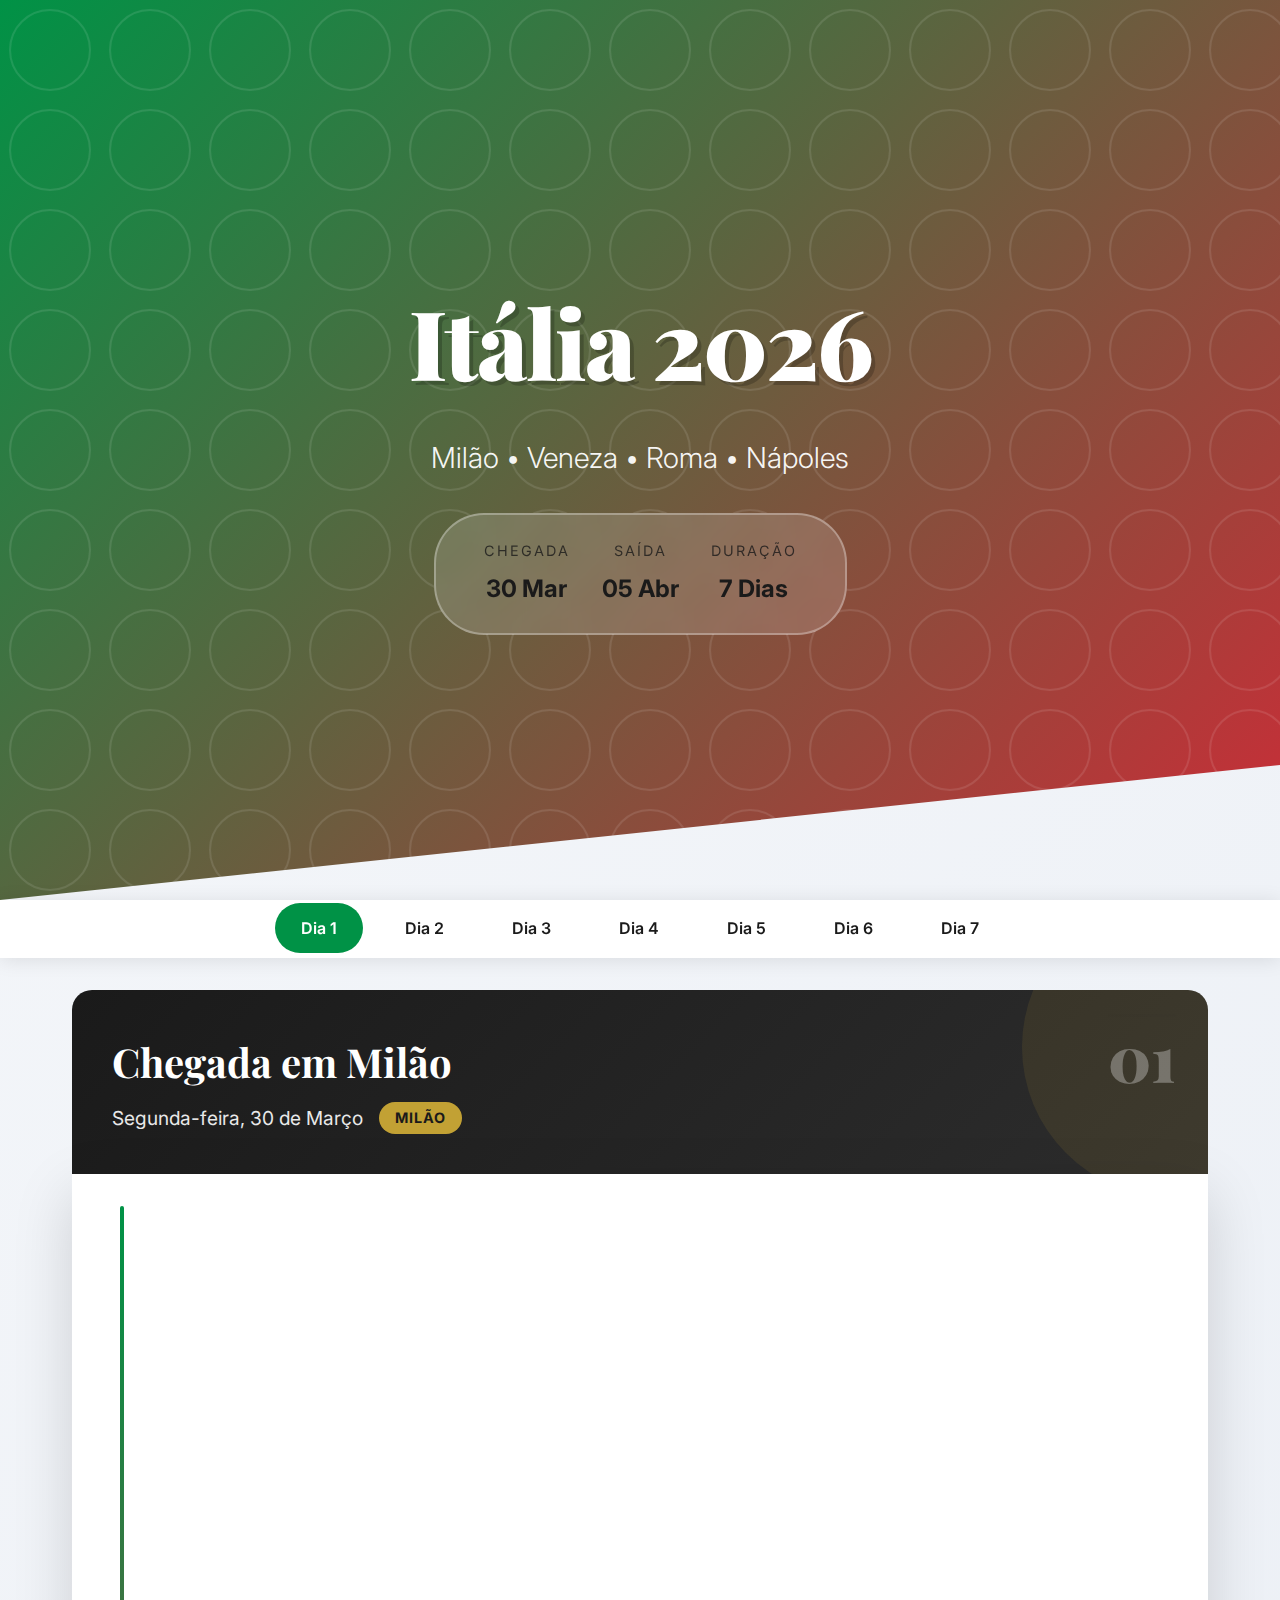
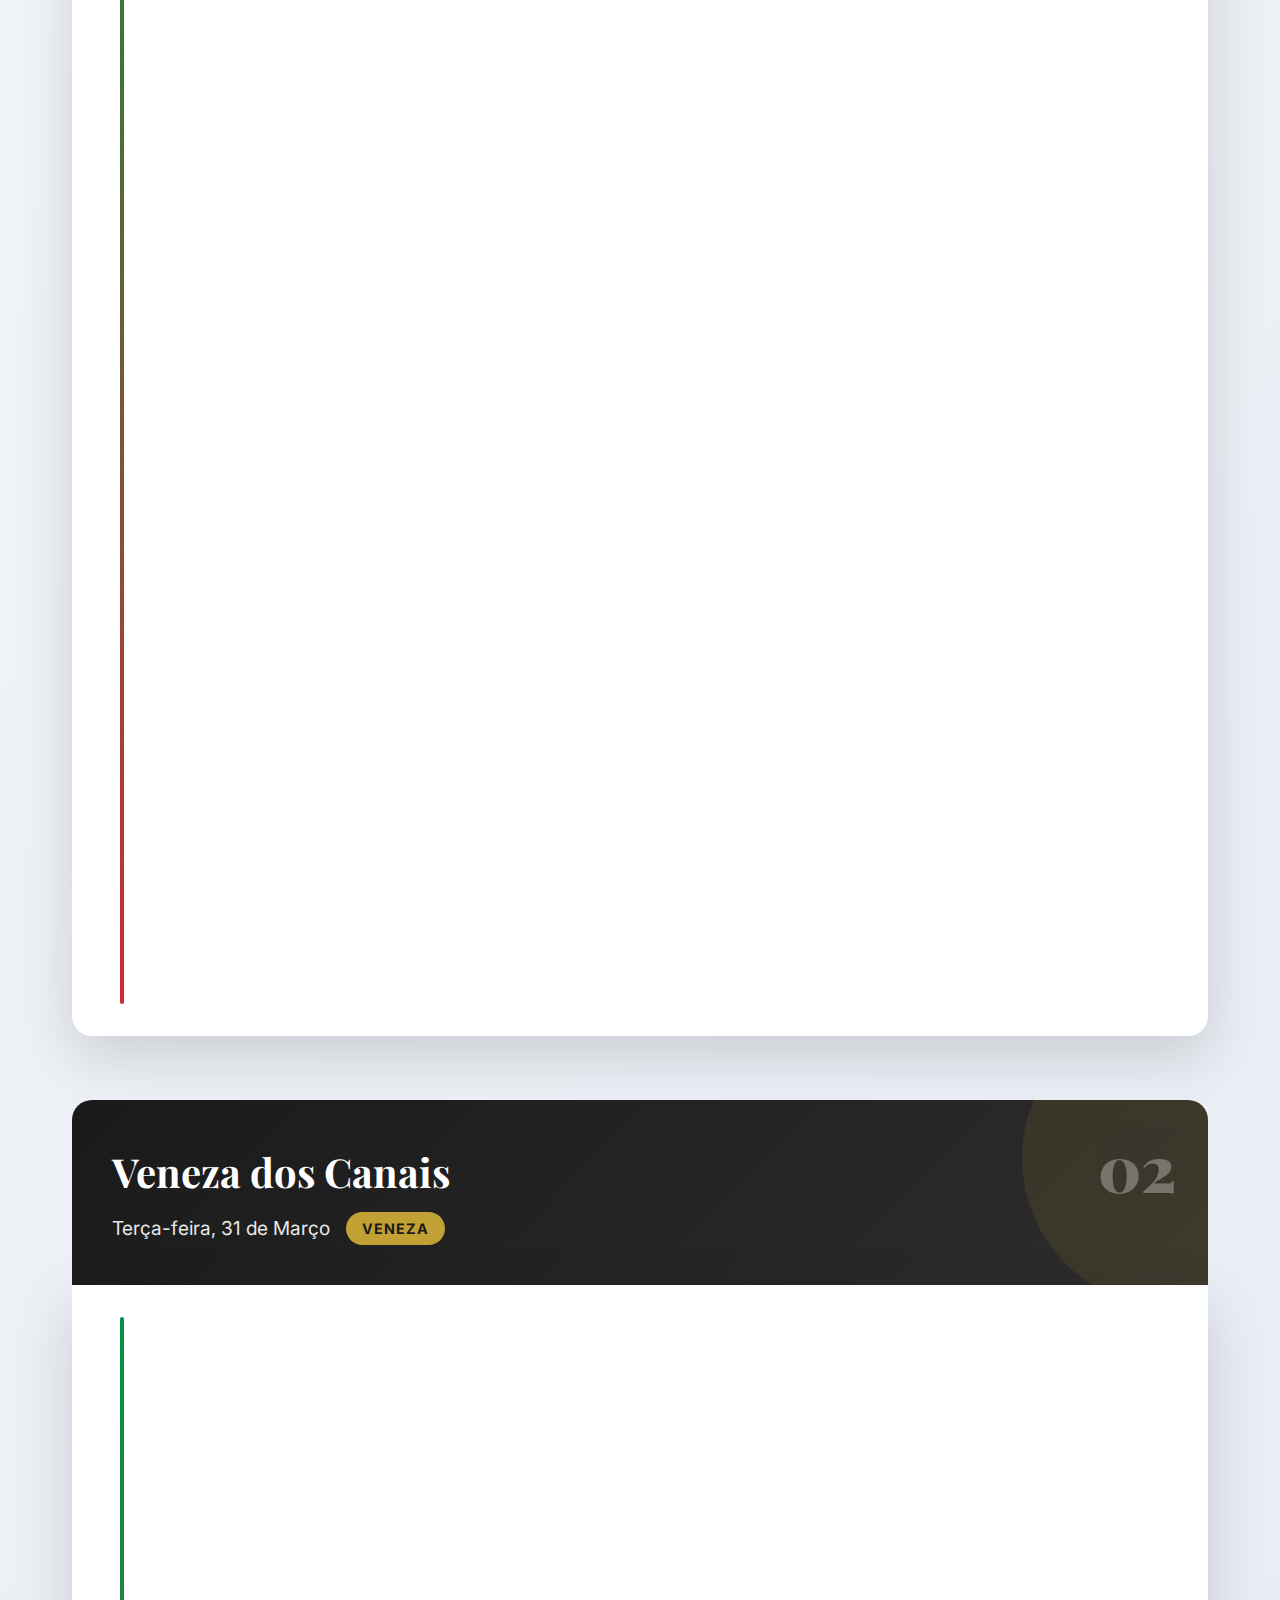
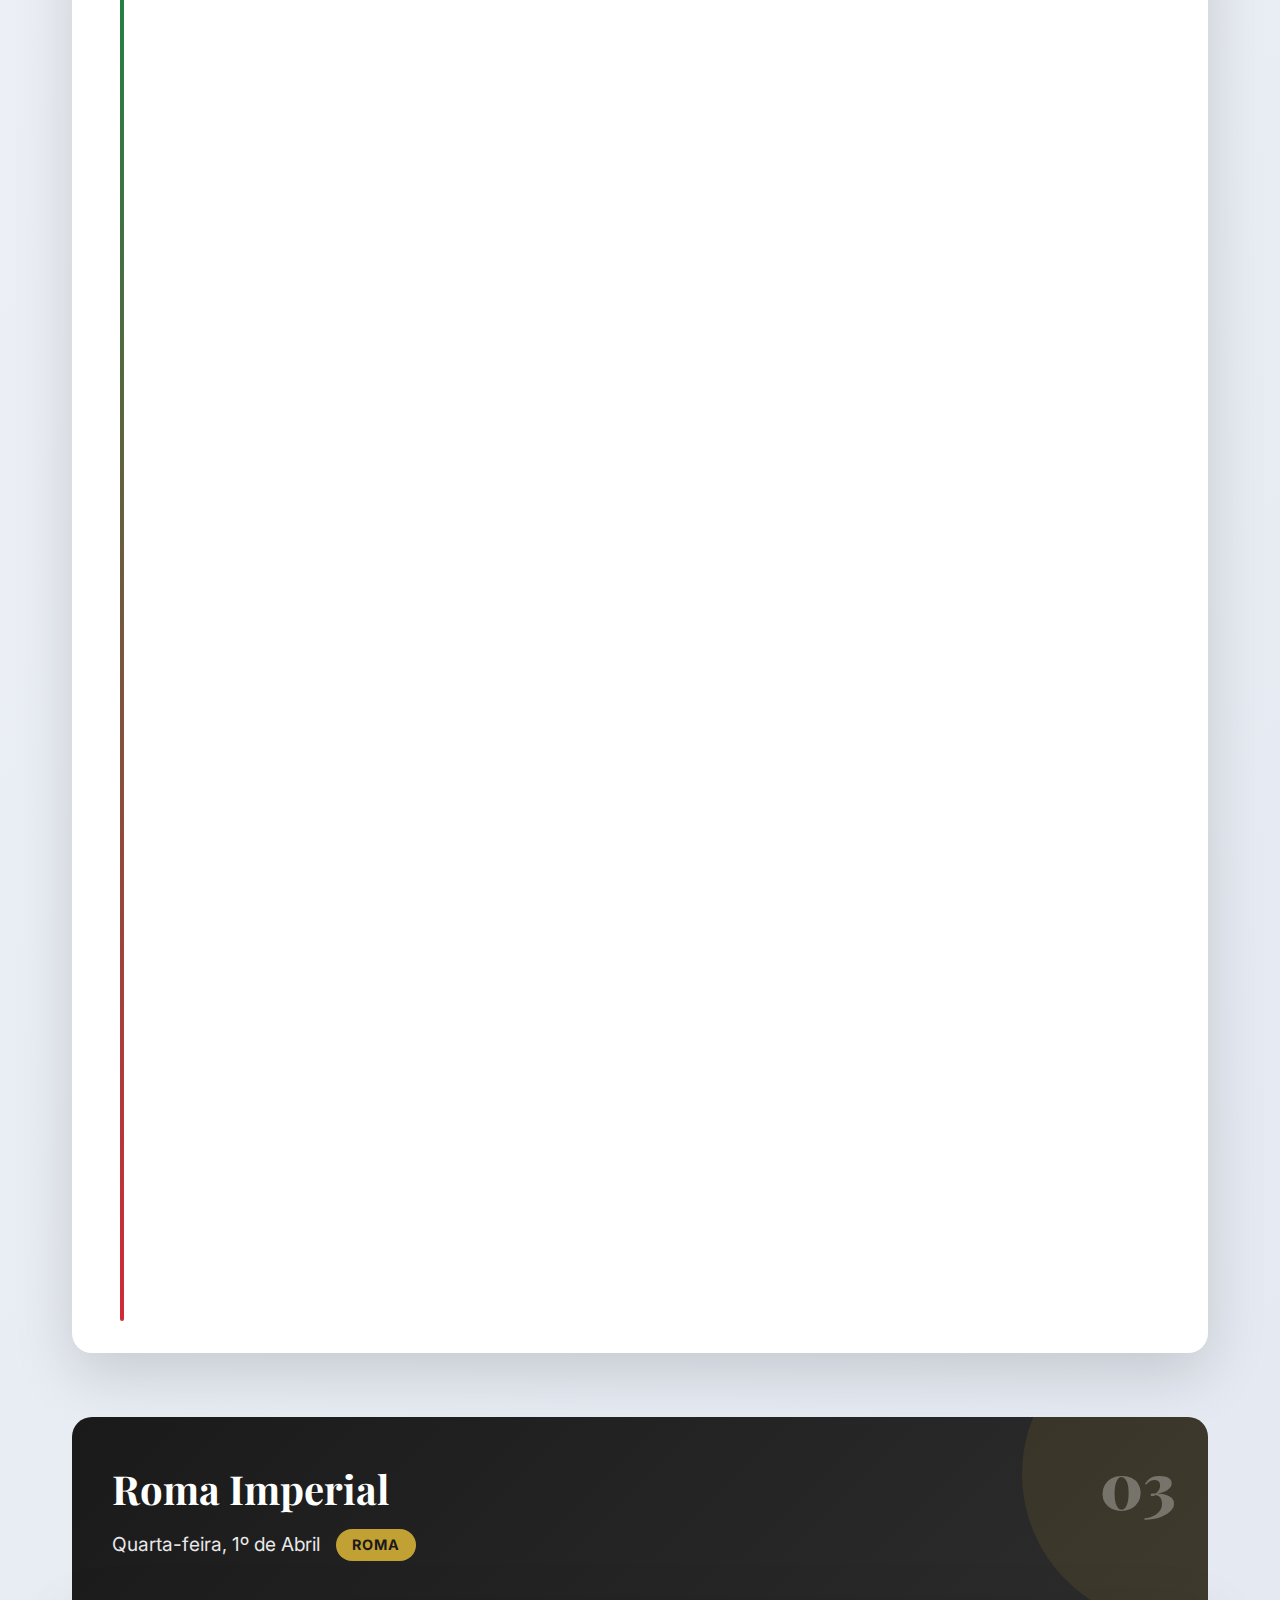
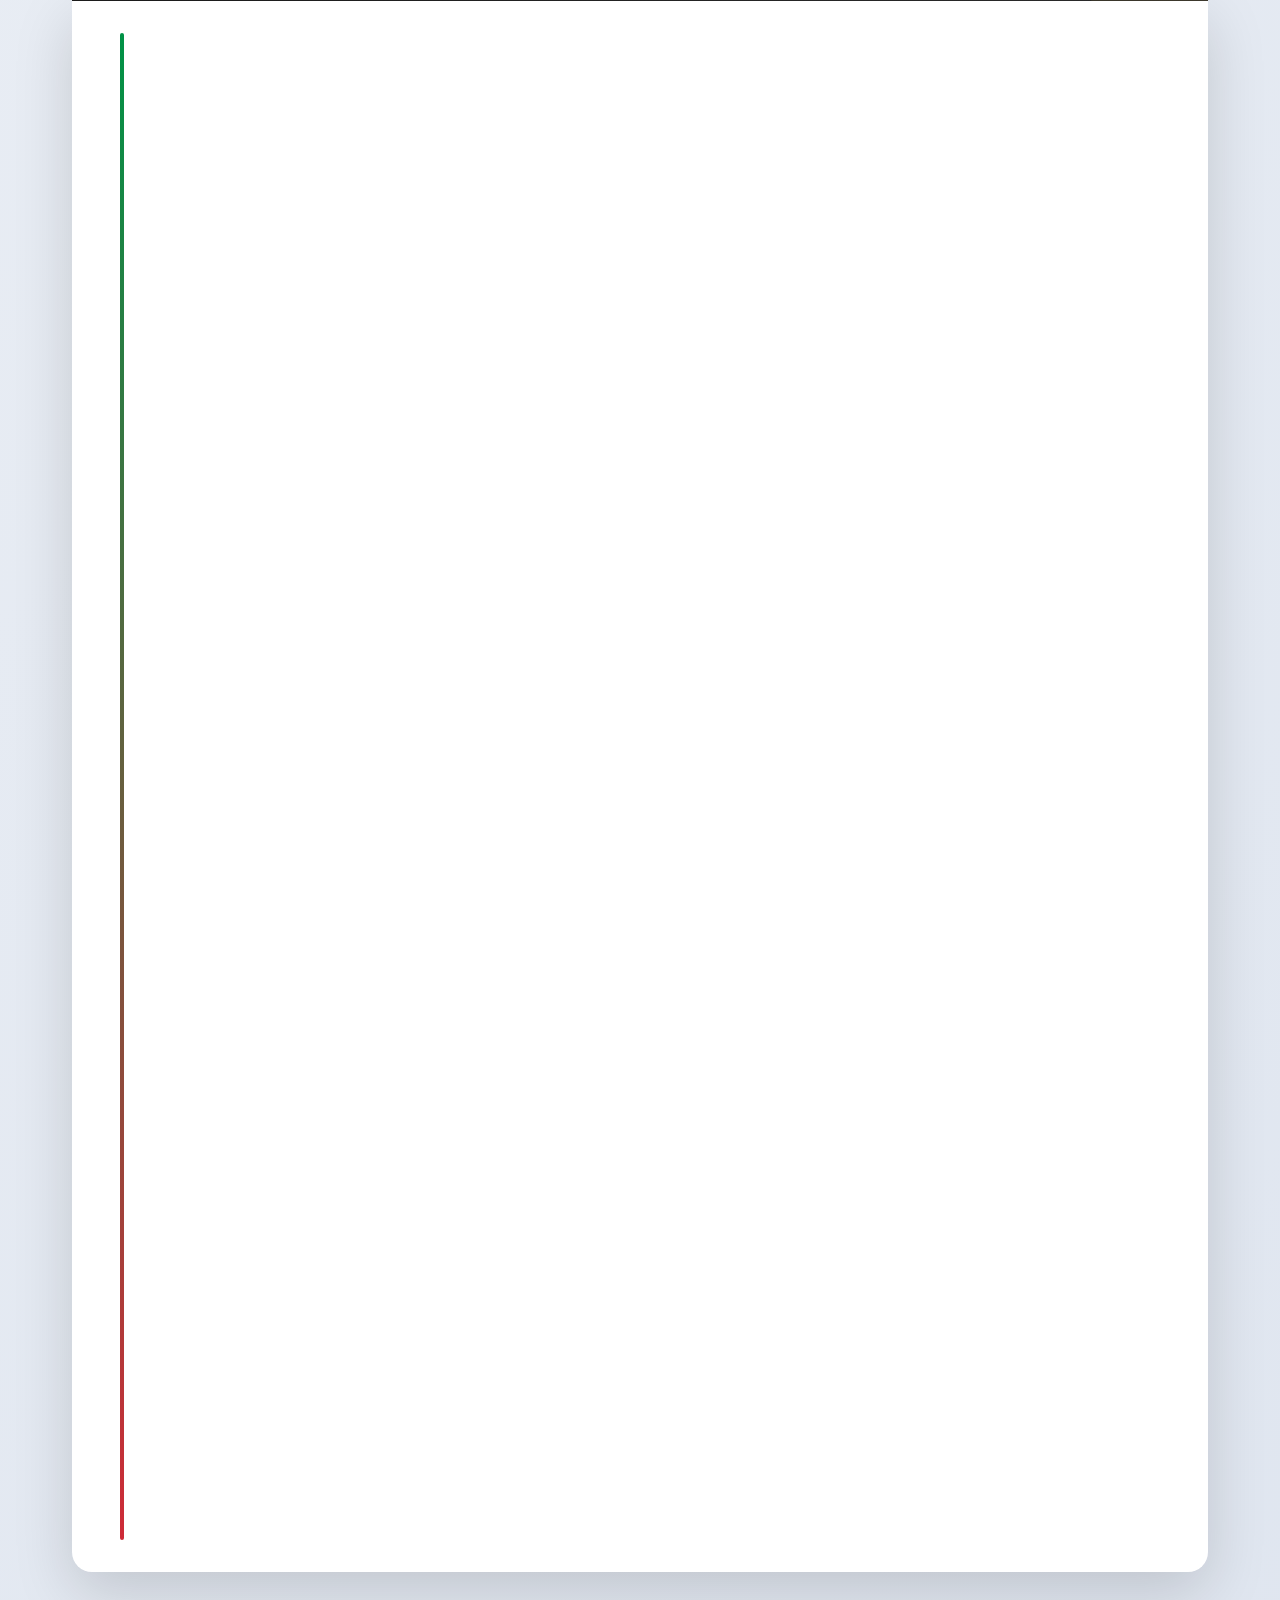
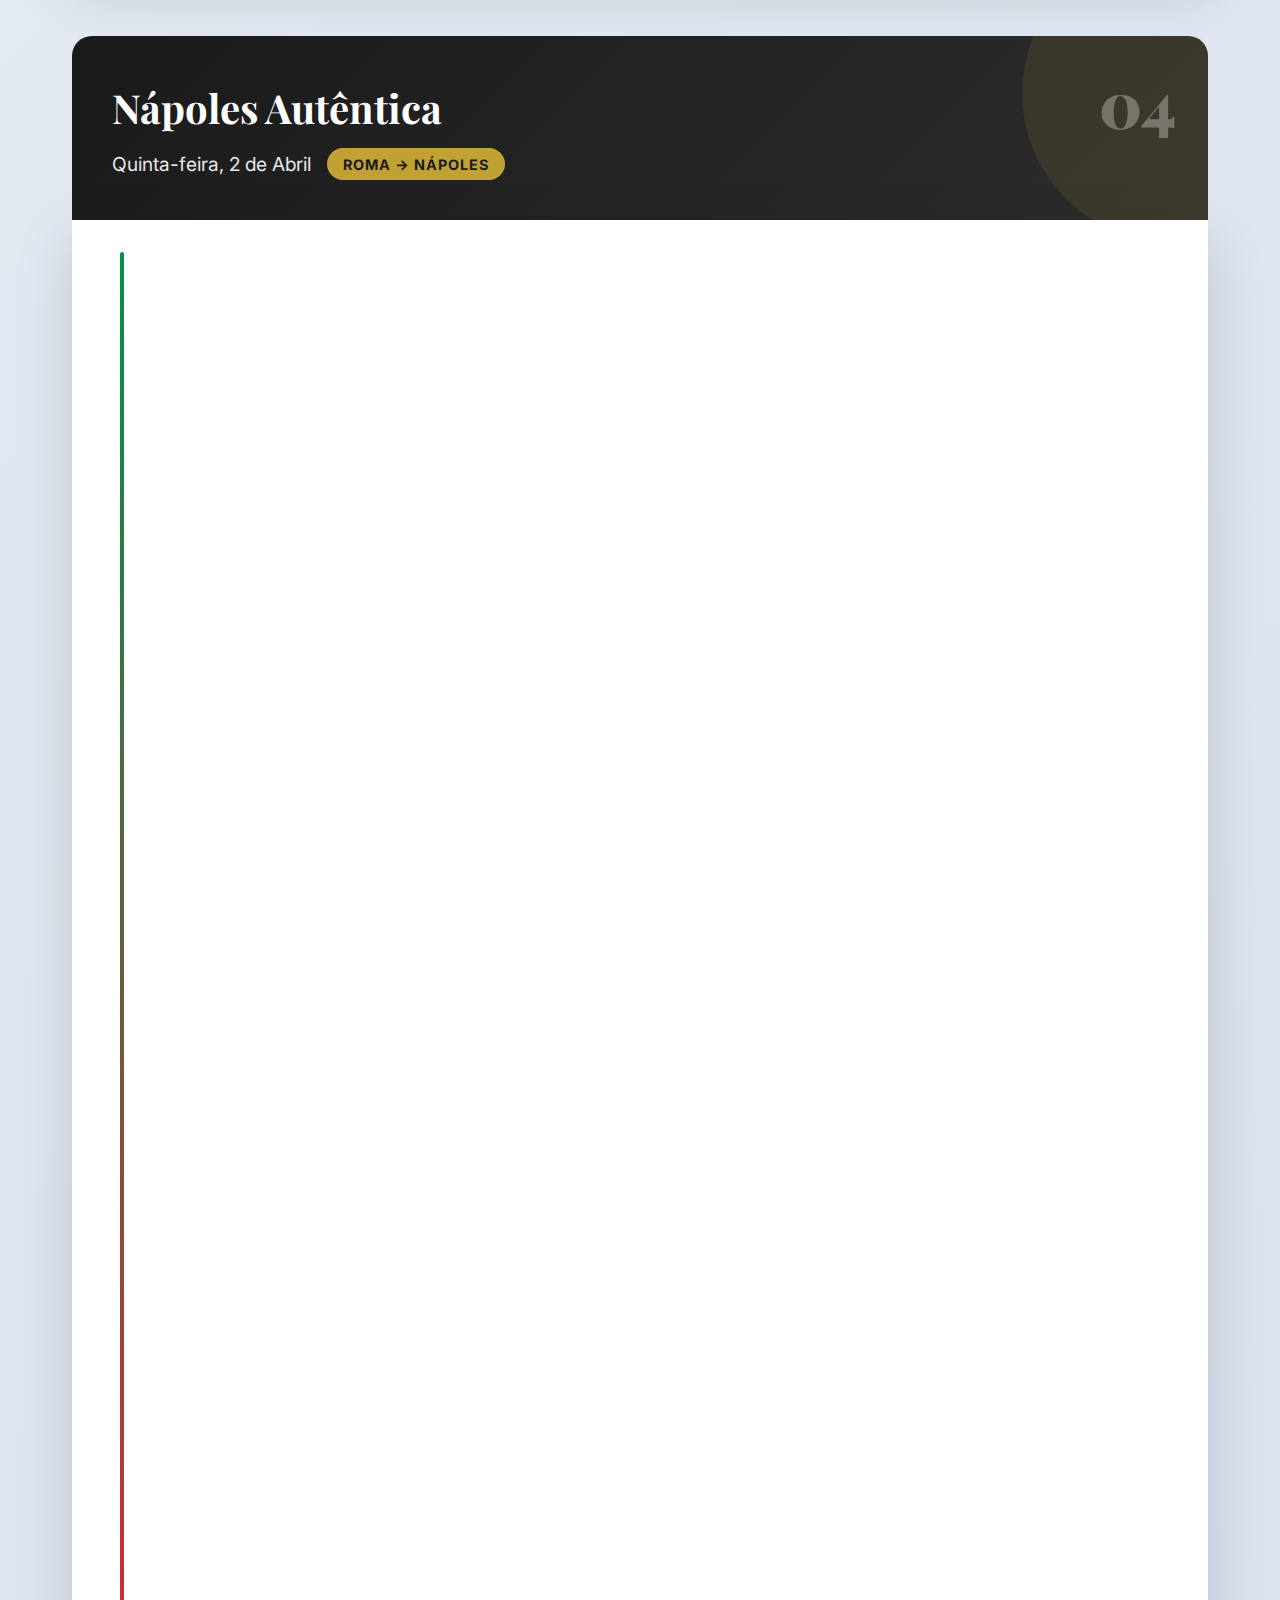
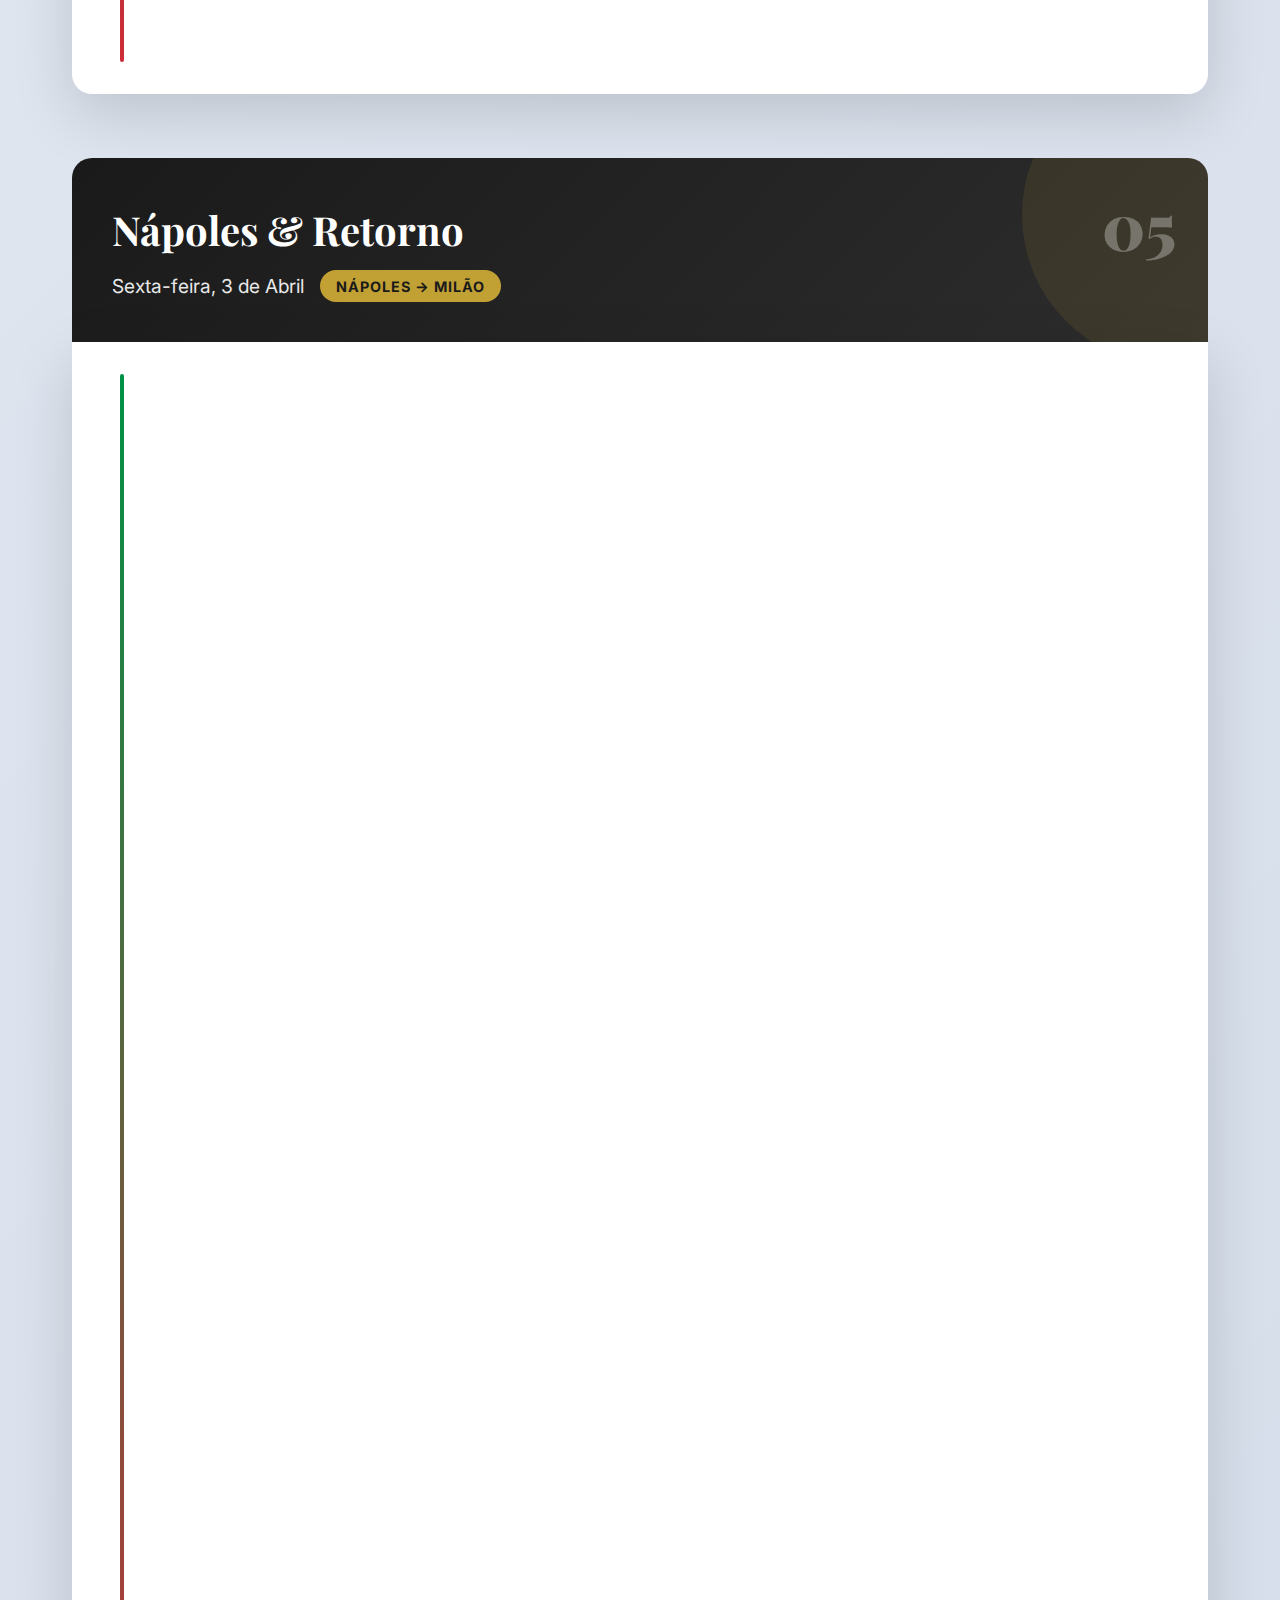
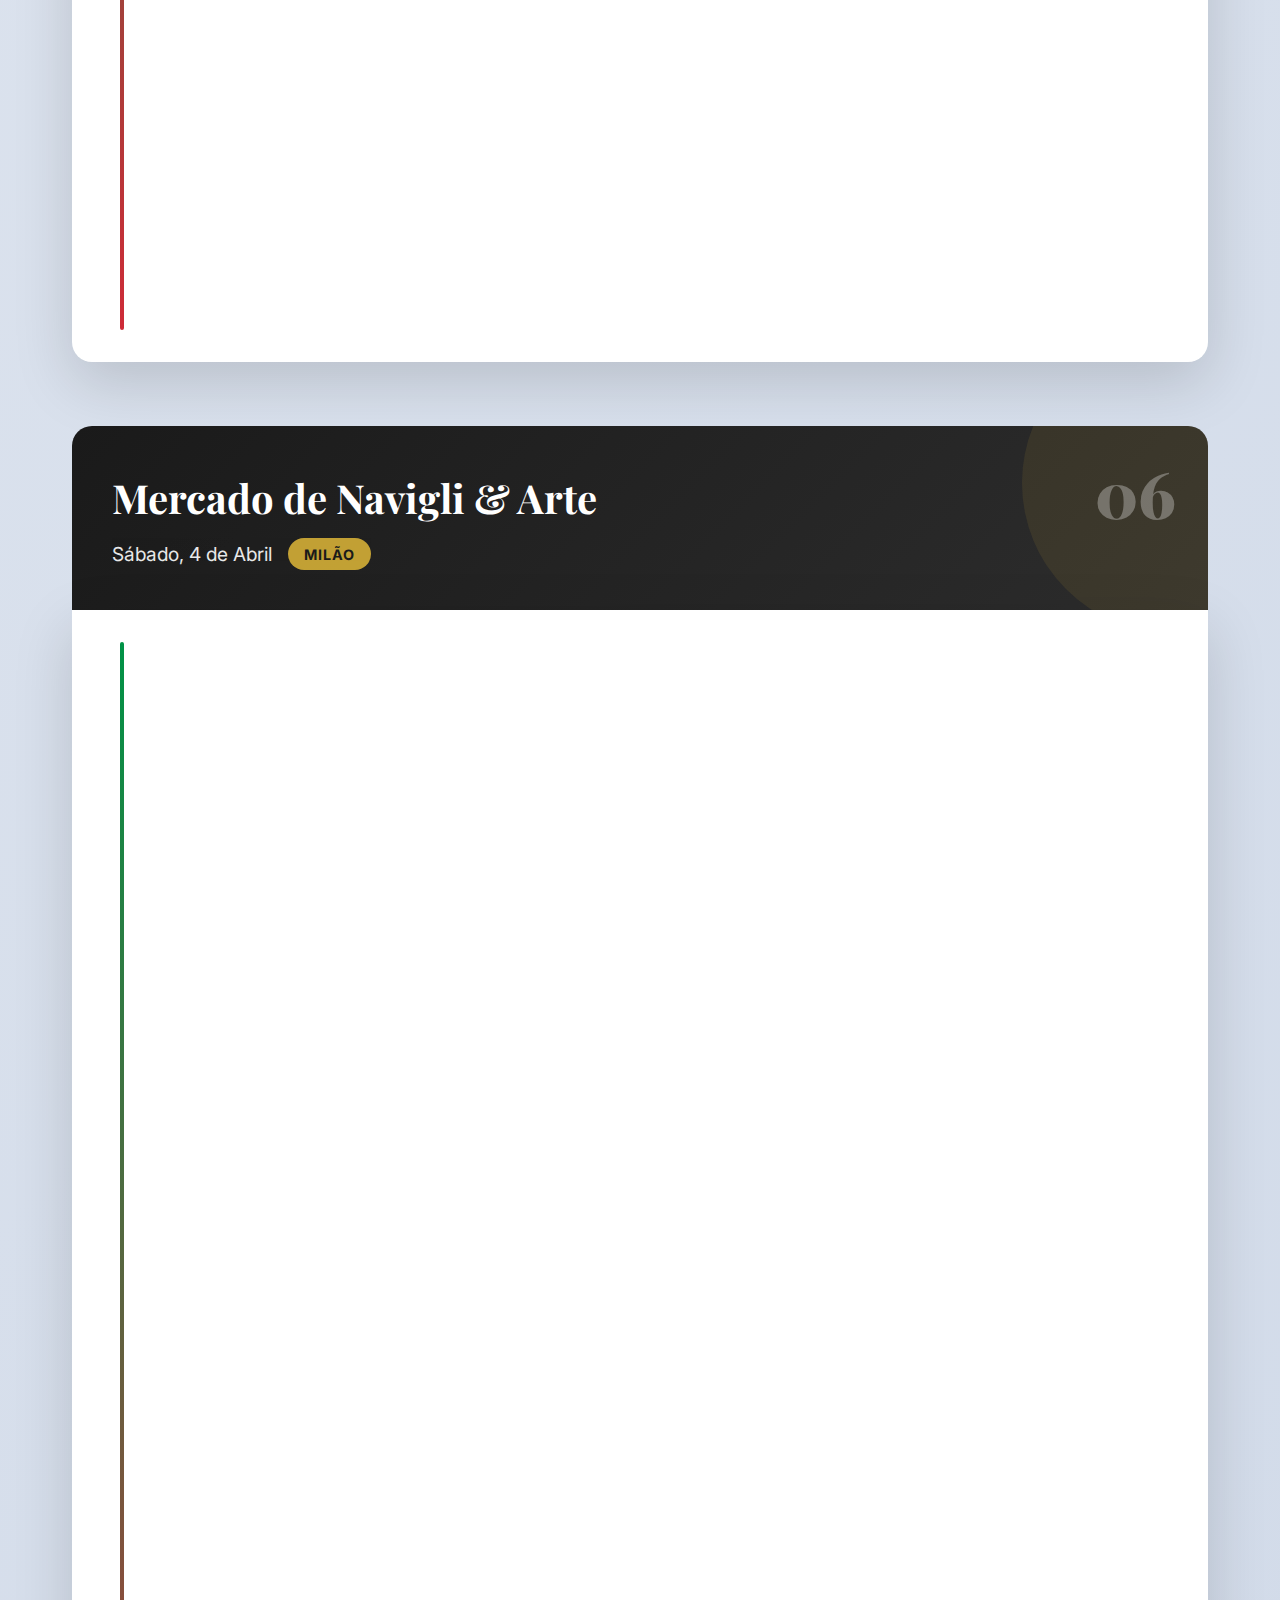
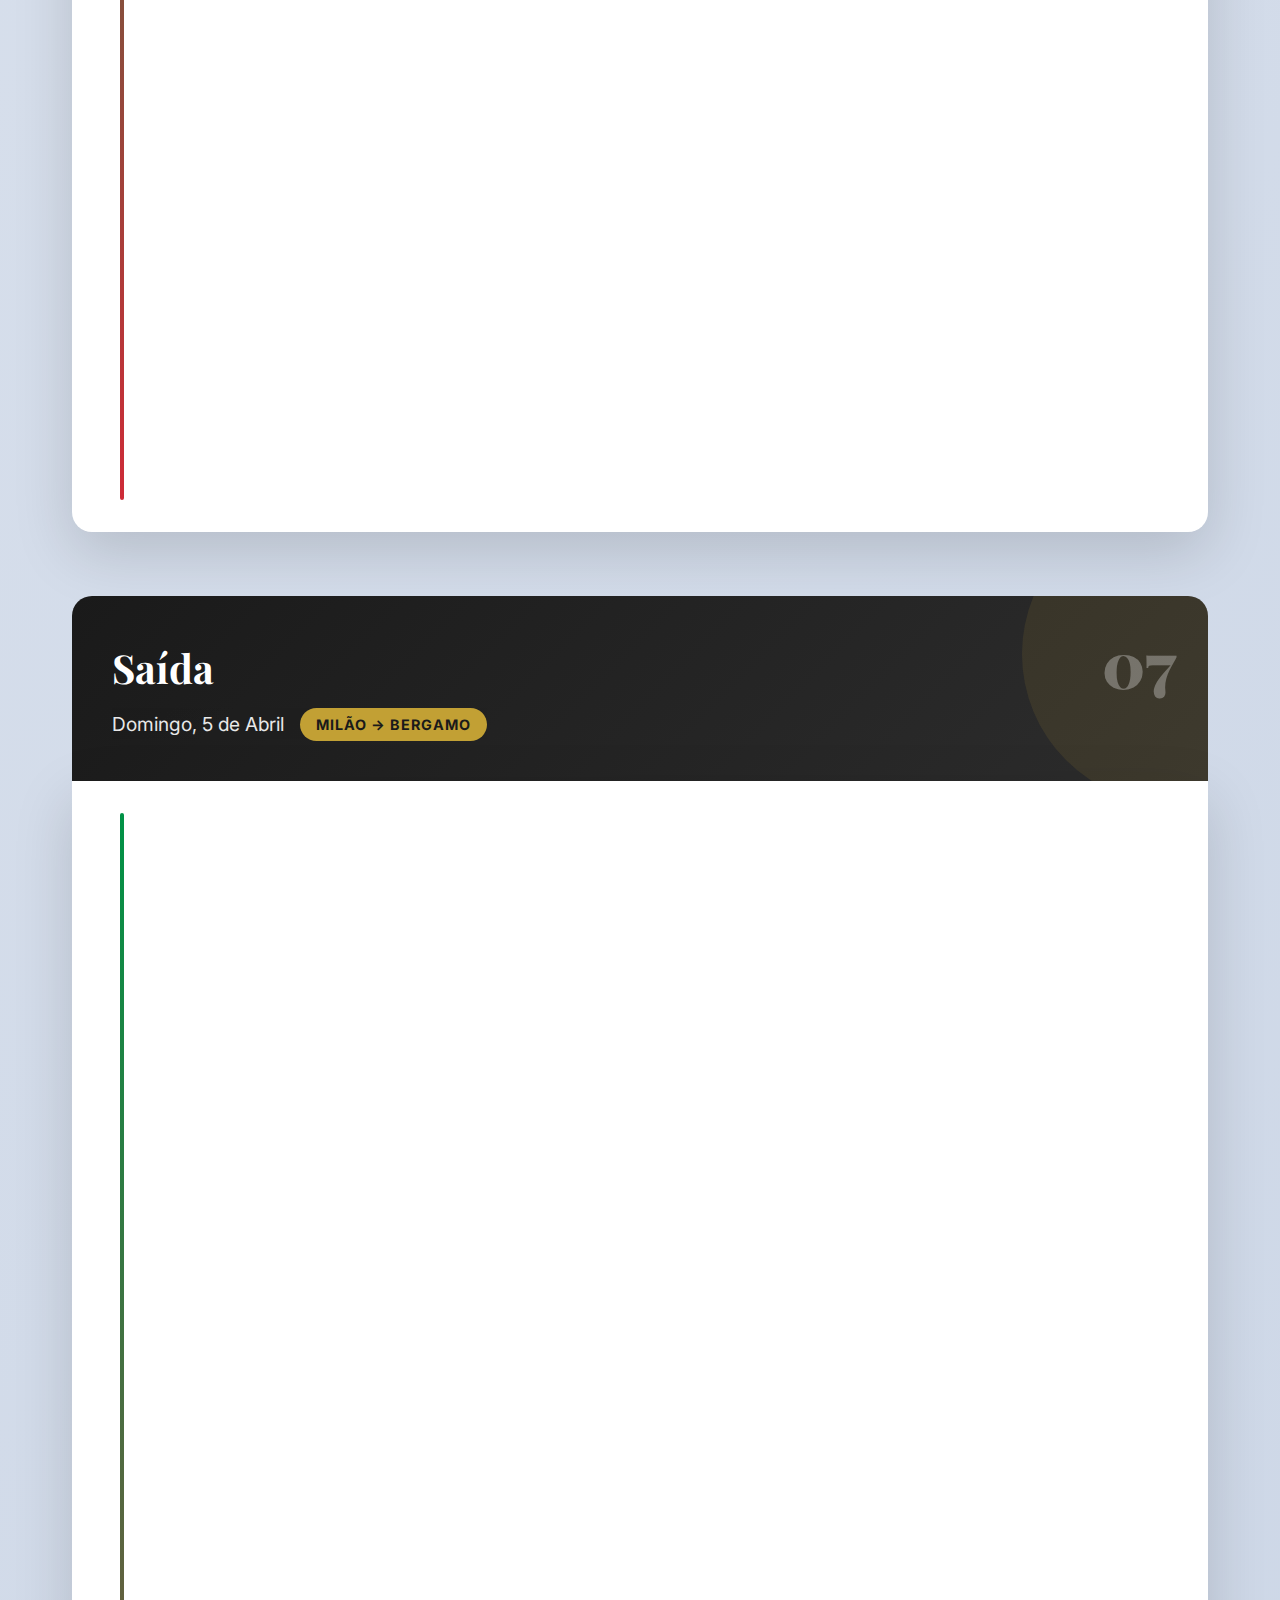
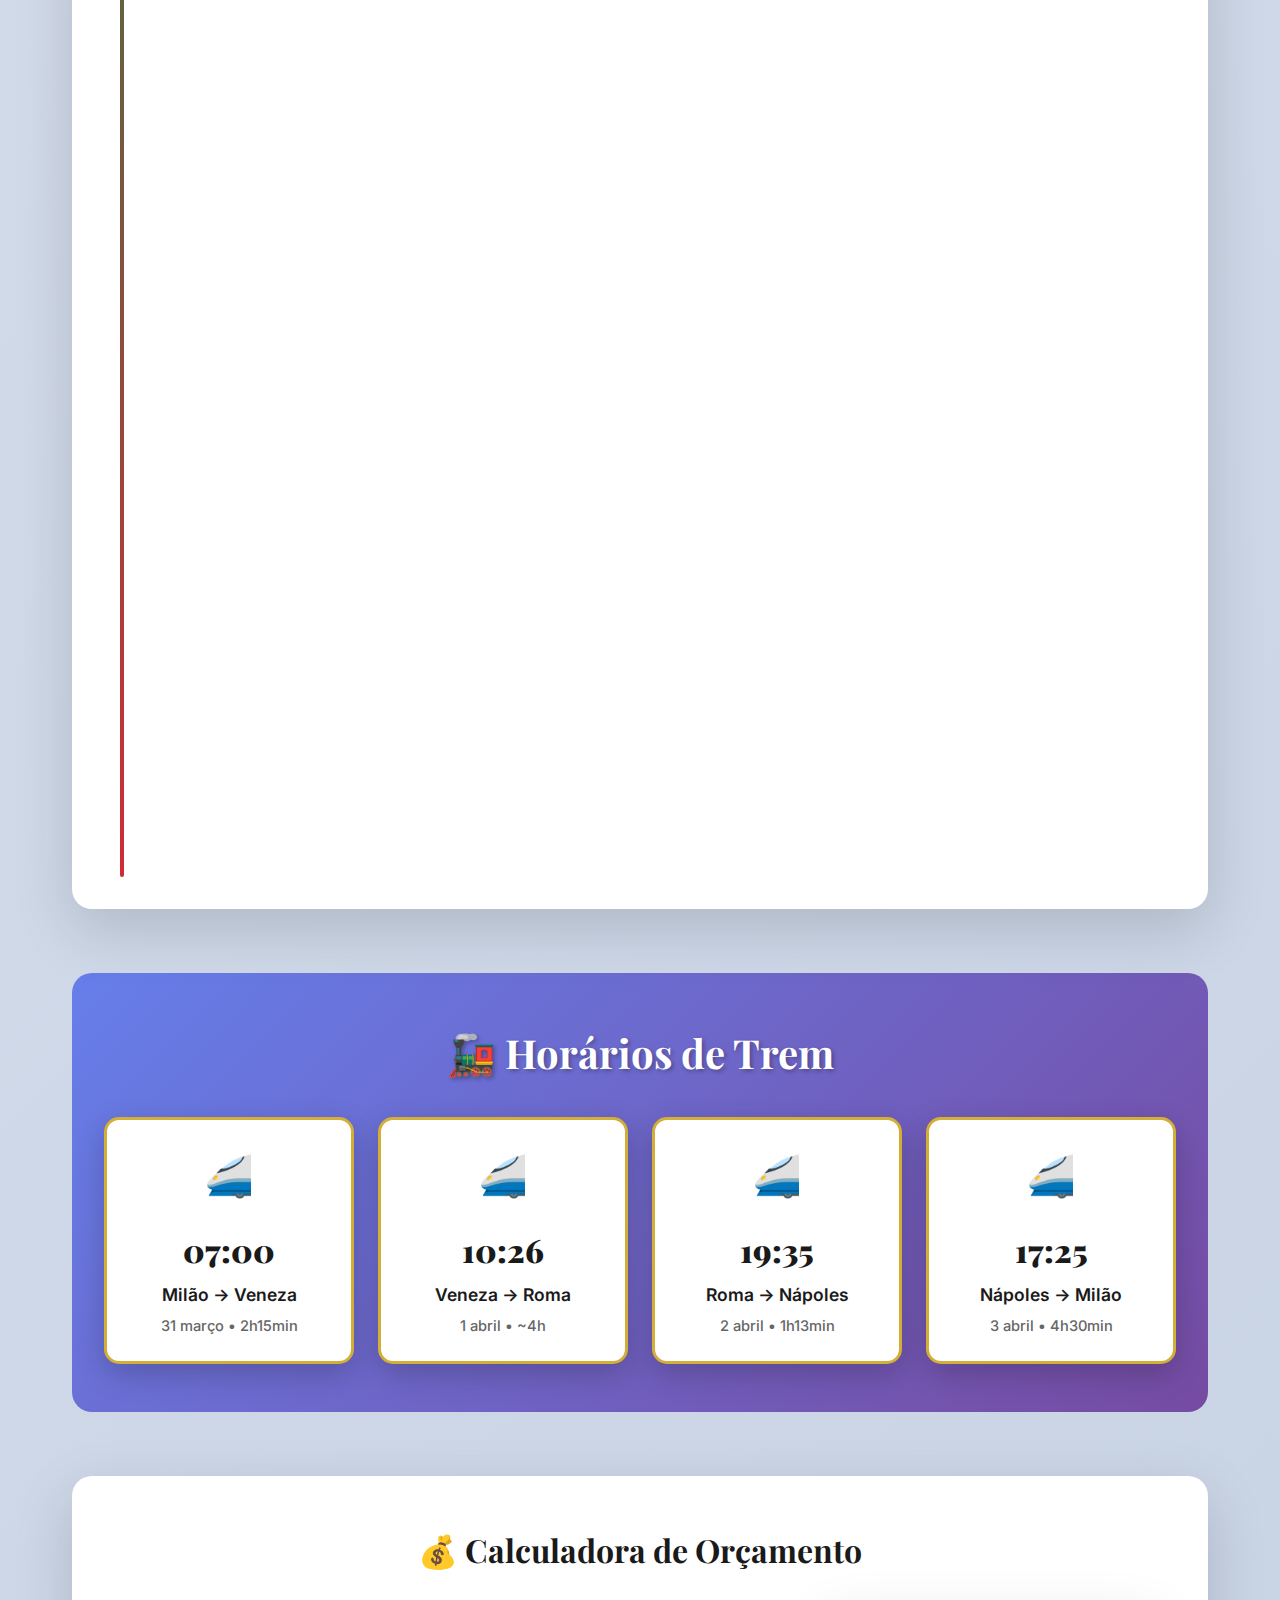
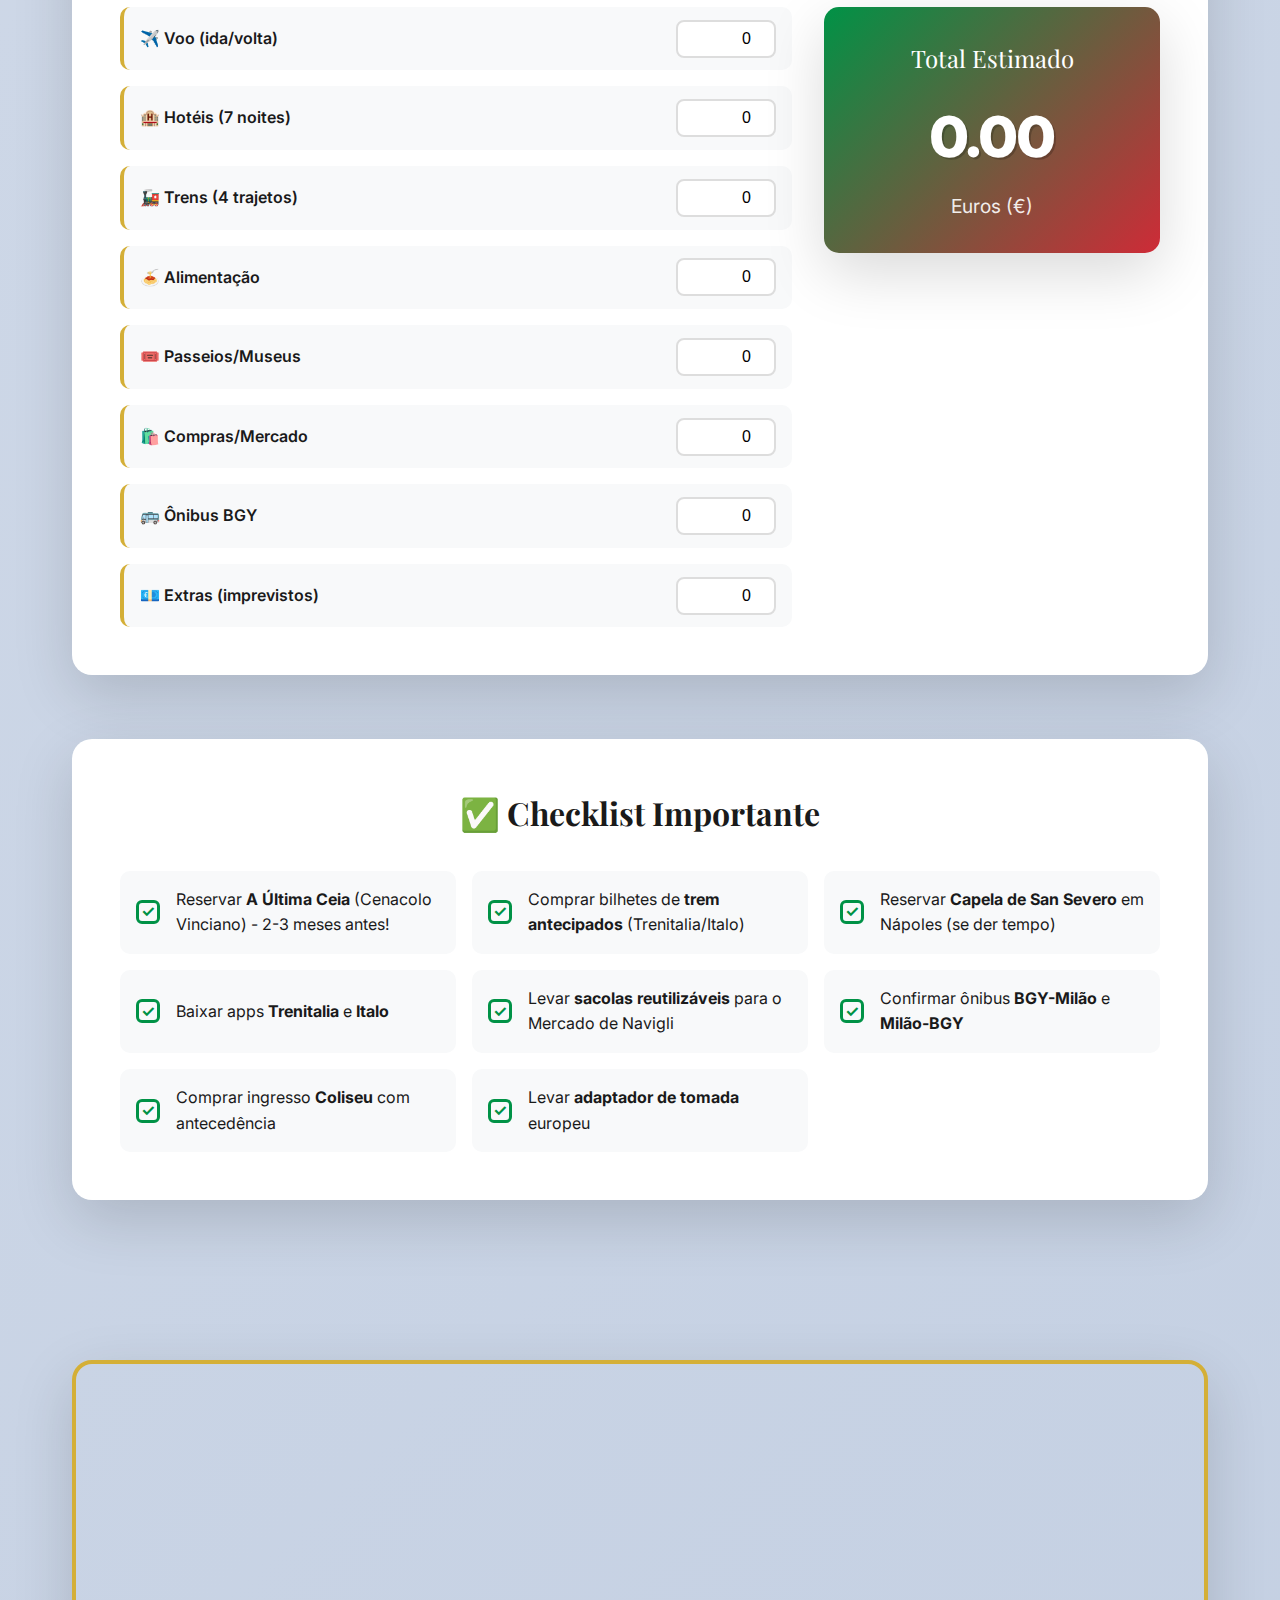
<file: index .html>
<!DOCTYPE html>
<html lang="pt-BR">
<head>
    <meta charset="UTF-8">
    <meta name="viewport" content="width=device-width, initial-scale=1.0">
    <title>Roteiro Itália 2026 - Milão, Veneza, Roma & Nápoles</title>
    <link href="https://fonts.googleapis.com/css2?family=Playfair+Display:wght@400;700;900&family=Inter:wght@300;400;500;600;700&display=swap" rel="stylesheet">
    <style>
        :root {
            --italy-green: #009246;
            --italy-white: #ffffff;
            --italy-red: #ce2b37;
            --gold: #d4af37;
            --dark: #1a1a1a;
            --light-gray: #f8f9fa;
            --shadow: 0 20px 60px rgba(0,0,0,0.15);
            --shadow-hover: 0 30px 80px rgba(0,0,0,0.2);
        }

        * {
            margin: 0;
            padding: 0;
            box-sizing: border-box;
        }

        body {
            font-family: 'Inter', sans-serif;
            background: linear-gradient(135deg, #f5f7fa 0%, #c3cfe2 100%);
            color: var(--dark);
            line-height: 1.6;
            overflow-x: hidden;
        }

        /* Hero Section */
        .hero {
            background: linear-gradient(135deg, var(--italy-green) 0%, var(--italy-red) 100%);
            min-height: 100vh;
            display: flex;
            flex-direction: column;
            justify-content: center;
            align-items: center;
            position: relative;
            overflow: hidden;
            clip-path: polygon(0 0, 100% 0, 100% 85%, 0 100%);
        }

        .hero::before {
            content: '';
            position: absolute;
            top: 0;
            left: 0;
            right: 0;
            bottom: 0;
            background: url('data:image/svg+xml,<svg width="100" height="100" xmlns="http://www.w3.org/2000/svg"><circle cx="50" cy="50" r="40" fill="none" stroke="rgba(255,255,255,0.1)" stroke-width="2"/></svg>');
            background-size: 100px 100px;
            animation: float 20s linear infinite;
        }

        @keyframes float {
            0% { transform: translateY(0) rotate(0deg); }
            100% { transform: translateY(-100px) rotate(360deg); }
        }

        .hero-content {
            text-align: center;
            z-index: 2;
            padding: 2rem;
            max-width: 900px;
        }

        .hero h1 {
            font-family: 'Playfair Display', serif;
            font-size: clamp(3rem, 10vw, 6rem);
            font-weight: 900;
            color: white;
            text-shadow: 4px 4px 0 rgba(0,0,0,0.2);
            margin-bottom: 1rem;
            letter-spacing: -2px;
            animation: slideDown 1s ease-out;
        }

        .hero-subtitle {
            font-size: clamp(1.2rem, 3vw, 1.8rem);
            color: rgba(255,255,255,0.95);
            font-weight: 300;
            margin-bottom: 2rem;
            animation: slideUp 1s ease-out 0.3s both;
        }

        .hero-dates {
            display: inline-flex;
            gap: 2rem;
            background: rgba(255,255,255,0.15);
            backdrop-filter: blur(10px);
            padding: 1.5rem 3rem;
            border-radius: 50px;
            border: 2px solid rgba(255,255,255,0.3);
            animation: fadeIn 1s ease-out 0.6s both;
            flex-wrap: wrap;
            justify-content: center;
        }

        .date-box {
            text-align: center;
        }

        .date-box .label {
            font-size: 0.9rem;
            text-transform: uppercase;
            letter-spacing: 2px;
            opacity: 0.8;
            margin-bottom: 0.5rem;
        }

        .date-box .value {
            font-size: 1.5rem;
            font-weight: 700;
        }

        @keyframes slideDown {
            from { opacity: 0; transform: translateY(-50px); }
            to { opacity: 1; transform: translateY(0); }
        }

        @keyframes slideUp {
            from { opacity: 0; transform: translateY(50px); }
            to { opacity: 1; transform: translateY(0); }
        }

        @keyframes fadeIn {
            from { opacity: 0; }
            to { opacity: 1; }
        }

        /* Navigation */
        .nav-days {
            position: sticky;
            top: 0;
            background: rgba(255,255,255,0.95);
            backdrop-filter: blur(20px);
            z-index: 1000;
            padding: 1rem;
            box-shadow: 0 2px 20px rgba(0,0,0,0.1);
            overflow-x: auto;
            -webkit-overflow-scrolling: touch;
        }

        .nav-days ul {
            display: flex;
            gap: 1rem;
            list-style: none;
            justify-content: center;
            min-width: max-content;
        }

        .nav-days a {
            text-decoration: none;
            color: var(--dark);
            font-weight: 600;
            padding: 0.8rem 1.5rem;
            border-radius: 30px;
            transition: all 0.3s ease;
            border: 2px solid transparent;
            white-space: nowrap;
        }

        .nav-days a:hover, .nav-days a.active {
            background: var(--italy-green);
            color: white;
            transform: translateY(-2px);
        }

        /* Container */
        .container {
            max-width: 1200px;
            margin: 0 auto;
            padding: 2rem;
        }

        /* Day Cards */
        .day-section {
            margin-bottom: 4rem;
            scroll-margin-top: 100px;
        }

        .day-header {
            background: linear-gradient(135deg, var(--dark) 0%, #2d2d2d 100%);
            color: white;
            padding: 2.5rem;
            border-radius: 20px 20px 0 0;
            position: relative;
            overflow: hidden;
        }

        .day-header::before {
            content: '';
            position: absolute;
            top: -50%;
            right: -10%;
            width: 300px;
            height: 300px;
            background: var(--gold);
            border-radius: 50%;
            opacity: 0.1;
        }

        .day-number {
            font-family: 'Playfair Display', serif;
            font-size: 4rem;
            font-weight: 900;
            opacity: 0.3;
            position: absolute;
            top: 1rem;
            right: 2rem;
        }

        .day-title {
            font-family: 'Playfair Display', serif;
            font-size: 2.5rem;
            margin-bottom: 0.5rem;
            position: relative;
            z-index: 1;
        }

        .day-date {
            font-size: 1.2rem;
            opacity: 0.9;
            display: flex;
            align-items: center;
            gap: 1rem;
            flex-wrap: wrap;
        }

        .city-tag {
            background: var(--gold);
            color: var(--dark);
            padding: 0.3rem 1rem;
            border-radius: 20px;
            font-size: 0.9rem;
            font-weight: 700;
            text-transform: uppercase;
            letter-spacing: 1px;
        }

        /* Timeline */
        .timeline {
            background: white;
            border-radius: 0 0 20px 20px;
            padding: 2rem;
            box-shadow: var(--shadow);
            position: relative;
        }

        .timeline::before {
            content: '';
            position: absolute;
            left: 3rem;
            top: 2rem;
            bottom: 2rem;
            width: 4px;
            background: linear-gradient(to bottom, var(--italy-green), var(--italy-red));
            border-radius: 2px;
        }

        .activity {
            display: flex;
            gap: 2rem;
            margin-bottom: 2rem;
            position: relative;
            padding-left: 4rem;
            animation: fadeInLeft 0.6s ease-out;
            animation-fill-mode: both;
        }

        .activity:nth-child(1) { animation-delay: 0.1s; }
        .activity:nth-child(2) { animation-delay: 0.2s; }
        .activity:nth-child(3) { animation-delay: 0.3s; }
        .activity:nth-child(4) { animation-delay: 0.4s; }
        .activity:nth-child(5) { animation-delay: 0.5s; }
        .activity:nth-child(6) { animation-delay: 0.6s; }
        .activity:nth-child(7) { animation-delay: 0.7s; }
        .activity:nth-child(8) { animation-delay: 0.8s; }

        @keyframes fadeInLeft {
            from { opacity: 0; transform: translateX(-30px); }
            to { opacity: 1; transform: translateX(0); }
        }

        .activity::before {
            content: '';
            position: absolute;
            left: 2.35rem;
            top: 0.5rem;
            width: 16px;
            height: 16px;
            background: white;
            border: 4px solid var(--gold);
            border-radius: 50%;
            z-index: 2;
            transition: all 0.3s ease;
        }

        .activity:hover::before {
            transform: scale(1.3);
            background: var(--gold);
        }

        .time {
            min-width: 80px;
            font-weight: 700;
            color: var(--italy-green);
            font-size: 1.1rem;
            font-variant-numeric: tabular-nums;
        }

        .content {
            flex: 1;
            background: var(--light-gray);
            padding: 1.5rem;
            border-radius: 15px;
            transition: all 0.3s ease;
            border-left: 4px solid transparent;
        }

        .content:hover {
            transform: translateX(10px);
            box-shadow: var(--shadow-hover);
            border-left-color: var(--gold);
            background: white;
        }

        .activity-title {
            font-weight: 700;
            font-size: 1.2rem;
            margin-bottom: 0.5rem;
            color: var(--dark);
            display: flex;
            align-items: center;
            gap: 0.5rem;
        }

        .activity-location {
            color: #666;
            font-size: 0.95rem;
            margin-bottom: 0.5rem;
            display: flex;
            align-items: center;
            gap: 0.3rem;
        }

        .activity-note {
            background: rgba(212, 175, 55, 0.1);
            padding: 0.8rem;
            border-radius: 8px;
            font-size: 0.9rem;
            color: #555;
            border-left: 3px solid var(--gold);
            margin-top: 0.5rem;
        }

        .highlight {
            background: linear-gradient(135deg, #fff5f5 0%, #ffe0e0 100%);
            border: 2px solid var(--italy-red);
        }

        .highlight .activity-title {
            color: var(--italy-red);
            font-size: 1.3rem;
        }

        .market-day {
            background: linear-gradient(135deg, #f0fff4 0%, #e0ffe5 100%);
            border: 2px solid var(--italy-green);
        }

        .market-day .activity-title {
            color: var(--italy-green);
            font-size: 1.3rem;
        }

        /* Transport Section */
        .transport-section {
            background: linear-gradient(135deg, #667eea 0%, #764ba2 100%);
            padding: 3rem 2rem;
            border-radius: 20px;
            margin: 4rem 0;
            text-align: center;
        }

        .transport-section h2 {
            font-family: 'Playfair Display', serif;
            font-size: 2.5rem;
            margin-bottom: 2rem;
            color: white;
            text-shadow: 2px 2px 4px rgba(0,0,0,0.3);
        }

        .transport-grid {
            display: grid;
            grid-template-columns: repeat(auto-fit, minmax(250px, 1fr));
            gap: 1.5rem;
            margin-top: 2rem;
        }

        .transport-card {
            background: white;
            padding: 1.5rem;
            border-radius: 15px;
            border: 3px solid var(--gold);
            transition: all 0.3s ease;
            box-shadow: 0 10px 30px rgba(0,0,0,0.2);
        }

        .transport-card:hover {
            transform: translateY(-5px);
            box-shadow: 0 20px 40px rgba(0,0,0,0.3);
        }

        .transport-icon {
            font-size: 2.5rem;
            margin-bottom: 1rem;
        }

        .transport-time {
            font-size: 2rem;
            font-weight: 900;
            margin-bottom: 0.5rem;
            color: var(--dark);
            font-family: 'Playfair Display', serif;
        }

        .transport-route {
            font-size: 1.1rem;
            color: var(--dark);
            font-weight: 600;
            line-height: 1.4;
        }

        .transport-route small {
            display: block;
            margin-top: 0.5rem;
            color: #666;
            font-weight: 500;
        }

        /* Budget Section */
        .budget-section {
            background: white;
            padding: 3rem;
            border-radius: 20px;
            box-shadow: var(--shadow);
            margin: 4rem 0;
        }

        .budget-section h2 {
            font-family: 'Playfair Display', serif;
            font-size: 2rem;
            margin-bottom: 2rem;
            text-align: center;
            color: var(--dark);
        }

        .budget-grid {
            display: grid;
            grid-template-columns: 2fr 1fr;
            gap: 2rem;
        }

        .budget-items {
            display: flex;
            flex-direction: column;
            gap: 1rem;
        }

        .budget-item {
            display: flex;
            align-items: center;
            justify-content: space-between;
            padding: 0.8rem 1rem;
            background: var(--light-gray);
            border-radius: 10px;
            transition: all 0.3s ease;
            border-left: 4px solid var(--gold);
        }

        .budget-item:hover {
            transform: translateX(5px);
            box-shadow: 0 5px 15px rgba(0,0,0,0.1);
        }

        .budget-item label {
            font-weight: 600;
            color: var(--dark);
            flex: 1;
        }

        .budget-item input {
            width: 100px;
            padding: 0.5rem;
            border: 2px solid #ddd;
            border-radius: 8px;
            font-size: 1rem;
            text-align: right;
            transition: all 0.3s ease;
        }

        .budget-item input:focus {
            outline: none;
            border-color: var(--gold);
            box-shadow: 0 0 0 3px rgba(212, 175, 55, 0.2);
        }

        .budget-item input::placeholder {
            color: #aaa;
            font-size: 0.9rem;
        }

        .budget-total-card {
            background: linear-gradient(135deg, var(--italy-green) 0%, var(--italy-red) 100%);
            padding: 2rem;
            border-radius: 15px;
            color: white;
            text-align: center;
            box-shadow: var(--shadow);
            height: fit-content;
        }

        .budget-total-card h3 {
            font-family: 'Playfair Display', serif;
            font-size: 1.5rem;
            margin-bottom: 1rem;
            font-weight: 400;
        }

        .budget-total-card .total-value {
            font-size: 3.5rem;
            font-weight: 900;
            margin-bottom: 0.5rem;
            text-shadow: 2px 2px 0 rgba(0,0,0,0.2);
        }

        .budget-total-card .total-currency {
            font-size: 1.2rem;
            opacity: 0.9;
        }

        /* Checklist */
        .checklist-section {
            background: white;
            padding: 3rem;
            border-radius: 20px;
            box-shadow: var(--shadow);
            margin: 4rem 0;
        }

        .checklist-section h2 {
            font-family: 'Playfair Display', serif;
            font-size: 2rem;
            margin-bottom: 2rem;
            text-align: center;
            color: var(--dark);
        }

        .checklist-grid {
            display: grid;
            grid-template-columns: repeat(auto-fit, minmax(300px, 1fr));
            gap: 1rem;
        }

        .check-item {
            display: flex;
            align-items: center;
            gap: 1rem;
            padding: 1rem;
            background: var(--light-gray);
            border-radius: 10px;
            transition: all 0.3s ease;
        }

        .check-item:hover {
            background: #e8f5e9;
            transform: translateX(5px);
        }

        .check-box {
            width: 24px;
            height: 24px;
            border: 3px solid var(--italy-green);
            border-radius: 6px;
            display: flex;
            align-items: center;
            justify-content: center;
            font-weight: 700;
            color: var(--italy-green);
            flex-shrink: 0;
        }

        /* NOVA SEÇÃO: Player de Vídeo Responsivo */
        .video-section {
            max-width: 1200px;
            margin: 4rem auto;
            padding: 0 2rem;
        }

        .video-container {
            position: relative;
            width: 100%;
            padding-bottom: 56.25%; /* Proporção 16:9 */
            height: 0;
            overflow: hidden;
            border-radius: 20px;
            box-shadow: var(--shadow);
            border: 4px solid var(--gold);
        }

        .video-container iframe {
            position: absolute;
            top: 0;
            left: 0;
            width: 100%;
            height: 100%;
            border: none;
        }

        /* Footer */
        footer {
            background: var(--dark);
            color: white;
            text-align: center;
            padding: 3rem 2rem;
            margin-top: 2rem;
        }

        .footer-content {
            max-width: 600px;
            margin: 0 auto;
        }

        .footer-icon {
            font-size: 3rem;
            margin-bottom: 1rem;
        }

        /* Responsive */
        @media (max-width: 768px) {
            .hero {
                clip-path: polygon(0 0, 100% 0, 100% 95%, 0 100%);
                min-height: 80vh;
            }

            .hero-dates {
                flex-direction: column;
                gap: 1rem;
                padding: 1.5rem;
            }

            .timeline::before {
                left: 1.5rem;
            }

            .activity {
                padding-left: 3rem;
                flex-direction: column;
                gap: 0.5rem;
            }

            .activity::before {
                left: 0.85rem;
            }

            .time {
                font-size: 1rem;
            }

            .day-header {
                padding: 1.5rem;
            }

            .day-number {
                font-size: 3rem;
                right: 1rem;
                top: 0.5rem;
            }

            .day-title {
                font-size: 1.8rem;
            }

            .container {
                padding: 1rem;
            }

            .checklist-section {
                padding: 1.5rem;
            }

            .transport-time {
                font-size: 1.5rem;
            }

            .budget-grid {
                grid-template-columns: 1fr;
            }

            .budget-section {
                padding: 1.5rem;
            }

            .budget-total-card .total-value {
                font-size: 2.5rem;
            }

            .video-section {
                padding: 0 1rem;
            }
        }

        /* Print styles */
        @media print {
            .nav-days, .hero, .video-section { display: none; }
            .day-section { page-break-inside: avoid; }
            .activity { animation: none; }
            .transport-card { 
                background: white !important; 
                border: 2px solid #000 !important;
            }
            .transport-time, .transport-route { color: black !important; }
        }

        /* Scrollbar styling */
        ::-webkit-scrollbar {
            width: 10px;
            height: 10px;
        }

        ::-webkit-scrollbar-track {
            background: #f1f1f1;
        }

        ::-webkit-scrollbar-thumb {
            background: var(--italy-green);
            border-radius: 5px;
        }

        ::-webkit-scrollbar-thumb:hover {
            background: var(--italy-red);
        }
    </style>
</head>
<body>

    <section class="hero">
        <div class="hero-content">
            <h1>Itália 2026</h1>
            <p class="hero-subtitle">Milão • Veneza • Roma • Nápoles</p>
            <div class="hero-dates">
                <div class="date-box">
                    <div class="label">Chegada</div>
                    <div class="value">30 Mar</div>
                </div>
                <div class="date-box">
                    <div class="label">Saída</div>
                    <div class="value">05 Abr</div>
                </div>
                <div class="date-box">
                    <div class="label">Duração</div>
                    <div class="value">7 Dias</div>
                </div>
            </div>
        </div>
    </section>

    <nav class="nav-days">
        <ul>
            <li><a href="#dia1" class="active">Dia 1</a></li>
            <li><a href="#dia2">Dia 2</a></li>
            <li><a href="#dia3">Dia 3</a></li>
            <li><a href="#dia4">Dia 4</a></li>
            <li><a href="#dia5">Dia 5</a></li>
            <li><a href="#dia6">Dia 6</a></li>
            <li><a href="#dia7">Dia 7</a></li>
        </ul>
    </nav>

    <div class="container">

        <section class="day-section" id="dia1">
            <div class="day-header">
                <div class="day-number">01</div>
                <h2 class="day-title">Chegada em Milão</h2>
                <div class="day-date">
                    <span>Segunda-feira, 30 de Março</span>
                    <span class="city-tag">Milão</span>
                </div>
            </div>
            <div class="timeline">
                <div class="activity">
                    <div class="time">12:40</div>
                    <div class="content">
                        <div class="activity-title">✈️ Chegada BGY</div>
                        <div class="activity-location">Aeroporto de Bergamo</div>
                        <div class="activity-note">Voo chega no aeroporto de Bergamo (BGY). Pegar mala e seguir para o ônibus.</div>
                    </div>
                </div>
                <div class="activity">
                    <div class="time">13:40</div>
                    <div class="content">
                        <div class="activity-title">🚌 Ônibus para Milão</div>
                        <div class="activity-location">BGY → Estação Centrale</div>
                        <div class="activity-note">Orio Shuttle ou Terravision. Duração: ~50 minutos.</div>
                    </div>
                </div>
                <div class="activity">
                    <div class="time">14:30</div>
                    <div class="content">
                        <div class="activity-title">🏨 Check-in Hotel</div>
                        <div class="activity-location">Centro de Milão</div>
                        <div class="activity-note">Deixar malas e preparar para o tour.</div>
                    </div>
                </div>
                <div class="activity">
                    <div class="time">15:30</div>
                    <div class="content">
                        <div class="activity-title">⛪ Duomo di Milano</div>
                        <div class="activity-location">Piazza del Duomo</div>
                        <div class="activity-note">Subir ao terraço (escadas são mais rápidas e baratas). Vista panorâmica incrível!</div>
                    </div>
                </div>
                <div class="activity">
                    <div class="time">17:00</div>
                    <div class="content">
                        <div class="activity-title">🛍️ Galleria Vittorio Emanuele II</div>
                        <div class="activity-location">Centro Histórico</div>
                        <div class="activity-note">Gire no calcanhar sobre o touro para boa sorte! Arquitetura deslumbrante.</div>
                    </div>
                </div>
                <div class="activity">
                    <div class="time">20:00</div>
                    <div class="content">
                        <div class="activity-title">🍕 Jantar</div>
                        <div class="activity-location">Panzerotto Luini ou próximo ao Duomo</div>
                        <div class="activity-note">Experimente o famoso panzerotto! Sempre tem fila mas vale a pena.</div>
                    </div>
                </div>
                <div class="activity">
                    <div class="time">21:30</div>
                    <div class="content">
                        <div class="activity-title">🌃 Passeio Noturno</div>
                        <div class="activity-location">Corso Buenos Aires ou Navigli</div>
                        <div class="activity-note">Conhecer o bairro Navigli (sem mercado hoje, apenas passeio).</div>
                    </div>
                </div>
            </div>
        </section>

        <section class="day-section" id="dia2">
            <div class="day-header">
                <div class="day-number">02</div>
                <h2 class="day-title">Veneza dos Canais</h2>
                <div class="day-date">
                    <span>Terça-feira, 31 de Março</span>
                    <span class="city-tag">Veneza</span>
                </div>
            </div>
            <div class="timeline">
                <div class="activity">
                    <div class="time">06:30</div>
                    <div class="content">
                        <div class="activity-title">☕ Café da Manhã</div>
                        <div class="activity-location">Hotel</div>
                        <div class="activity-note">Rápido para pegar o trem cedo.</div>
                    </div>
                </div>
                <div class="activity highlight">
                    <div class="time">07:00</div>
                    <div class="content">
                        <div class="activity-title">🚂 Trem Milão → Veneza</div>
                        <div class="activity-location">Estação Centrale → Santa Lucia</div>
                        <div class="activity-note">Duração: 2h15min. Chegada no coração de Veneza!</div>
                    </div>
                </div>
                <div class="activity">
                    <div class="time">09:15</div>
                    <div class="content">
                        <div class="activity-title">🚤 Chegada em Veneza</div>
                        <div class="activity-location">Stazione Santa Lucia</div>
                        <div class="activity-note">Estação no centro da cidade, já entre os canais.</div>
                    </div>
                </div>
                <div class="activity">
                    <div class="time">09:45</div>
                    <div class="content">
                        <div class="activity-title">🏛️ Basílica de São Marcos</div>
                        <div class="activity-location">Piazza San Marco</div>
                        <div class="activity-note">Entrada gratuita. Arquitetura bizantina deslumbrante.</div>
                    </div>
                </div>
                <div class="activity">
                    <div class="time">11:00</div>
                    <div class="content">
                        <div class="activity-title">🏰 Palazzo Ducale</div>
                        <div class="activity-location">Piazza San Marco</div>
                        <div class="activity-note">Opcional. Veja também a Ponte dos Suspiros por fora.</div>
                    </div>
                </div>
                <div class="activity">
                    <div class="time">14:00</div>
                    <div class="content">
                        <div class="activity-title">🌉 Ponte Rialto</div>
                        <div class="activity-location">Rialto</div>
                        <div class="activity-note">Vista icônica e mercado nas proximidades.</div>
                    </div>
                </div>
                <div class="activity">
                    <div class="time">15:30</div>
                    <div class="content">
                        <div class="activity-title">🛥️ Grand Canal</div>
                        <div class="activity-location">Vaporetto Linha 1</div>
                        <div class="activity-note">Passeio de barco pelo canal principal. Compre bilhete de 75min.</div>
                    </div>
                </div>
                <div class="activity">
                    <div class="time">18:30</div>
                    <div class="content">
                        <div class="activity-title">🌅 Ponte da Academia</div>
                        <div class="activity-location">Canal Grande</div>
                        <div class="activity-note">Pôr do sol incrível com vista para a basílica.</div>
                    </div>
                </div>
            </div>
        </section>

        <section class="day-section" id="dia3">
            <div class="day-header">
                <div class="day-number">03</div>
                <h2 class="day-title">Roma Imperial</h2>
                <div class="day-date">
                    <span>Quarta-feira, 1º de Abril</span>
                    <span class="city-tag">Roma</span>
                </div>
            </div>
            <div class="timeline">
                <div class="activity">
                    <div class="time">08:00</div>
                    <div class="content">
                        <div class="activity-title">☕ Café da Manhã</div>
                        <div class="activity-location">Hotel Veneza</div>
                    </div>
                </div>
                <div class="activity highlight">
                    <div class="time">10:26</div>
                    <div class="content">
                        <div class="activity-title">🚂 TREM VENEZA → ROMA</div>
                        <div class="activity-location">Santa Lucia → Termini</div>
                        <div class="activity-note">Duração: ~4 horas. Chegada prevista: 14:20.</div>
                    </div>
                </div>
                <div class="activity">
                    <div class="time">14:20</div>
                    <div class="content">
                        <div class="activity-title">🏛️ Chegada em Roma</div>
                        <div class="activity-location">Stazione Termini</div>
                    </div>
                </div>
                <div class="activity">
                    <div class="time">15:00</div>
                    <div class="content">
                        <div class="activity-title">🏟️ Coliseu</div>
                        <div class="activity-location">Centro Histórico</div>
                        <div class="activity-note">Compre ingresso antecipado para evitar filas enormes!</div>
                    </div>
                </div>
                <div class="activity">
                    <div class="time">16:30</div>
                    <div class="content">
                        <div class="activity-title">🏛️ Fórum Romano & Palatino</div>
                        <div class="activity-location">Via dei Fori Imperiali</div>
                        <div class="activity-note">Mesmo bilhete do Coliseu. Ruínas antigas impressionantes.</div>
                    </div>
                </div>
                <div class="activity">
                    <div class="time">18:00</div>
                    <div class="content">
                        <div class="activity-title">🎠 Piazza Venezia</div>
                        <div class="activity-location">Centro</div>
                        <div class="activity-note">Monumento a Vittorio Emanuele II (o "bolo de casamento").</div>
                    </div>
                </div>
                <div class="activity">
                    <div class="time">19:30</div>
                    <div class="content">
                        <div class="activity-title">⛲ Fontana di Trevi</div>
                        <div class="activity-location">Trevi</div>
                        <div class="activity-note">Jogue uma moeda para garantir seu retorno a Roma!</div>
                    </div>
                </div>
                <div class="activity">
                    <div class="time">20:30</div>
                    <div class="content">
                        <div class="activity-title">🍝 Jantar</div>
                        <div class="activity-location">Bairro Monti ou Trastevere</div>
                        <div class="activity-note">Trastevere é mais autêntico e boêmio.</div>
                    </div>
                </div>
            </div>
        </section>

        <section class="day-section" id="dia4">
            <div class="day-header">
                <div class="day-number">04</div>
                <h2 class="day-title">Nápoles Autêntica</h2>
                <div class="day-date">
                    <span>Quinta-feira, 2 de Abril</span>
                    <span class="city-tag">Roma → Nápoles</span>
                </div>
            </div>
            <div class="timeline">
                <div class="activity">
                    <div class="time">07:30</div>
                    <div class="content">
                        <div class="activity-title">☕ Café da Manhã</div>
                        <div class="activity-location">Hotel Roma</div>
                    </div>
                </div>
                <div class="activity">
                    <div class="time">08:30</div>
                    <div class="content">
                        <div class="activity-title">🏛️ Panteão</div>
                        <div class="activity-location">Centro</div>
                        <div class="activity-note">Entrada gratuita. Arquitetura romana perfeita.</div>
                    </div>
                </div>
                <div class="activity">
                    <div class="time">09:30</div>
                    <div class="content">
                        <div class="activity-title">🎨 Piazza Navona</div>
                        <div class="activity-location">Centro</div>
                        <div class="activity-note">Três fontes barrocas incríveis.</div>
                    </div>
                </div>
                <div class="activity">
                    <div class="time">10:30</div>
                    <div class="content">
                        <div class="activity-title">🌸 Piazza di Spagna</div>
                        <div class="activity-location">Centro</div>
                        <div class="activity-note">Escadarias da Trinità dei Monti.</div>
                    </div>
                </div>
                <div class="activity">
                    <div class="time">12:00</div>
                    <div class="content">
                        <div class="activity-title">🍽️ Almoço Rápido</div>
                        <div class="activity-location">Centro</div>
                    </div>
                </div>
                <div class="activity">
                    <div class="time">13:30</div>
                    <div class="content">
                        <div class="activity-title">🧳 Pegar Malas</div>
                        <div class="activity-location">Hotel</div>
                    </div>
                </div>
                <div class="activity highlight">
                    <div class="time">19:35</div>
                    <div class="content">
                        <div class="activity-title">🚂 TREM ROMA → NÁPOLES</div>
                        <div class="activity-location">Termini → Centrale</div>
                        <div class="activity-note">Duração: 1h13min. Chegada: ~20:50. Jantar será tarde!</div>
                    </div>
                </div>
                <div class="activity">
                    <div class="time">21:30</div>
                    <div class="content">
                        <div class="activity-title">🏨 Check-in & Jantar Leve</div>
                        <div class="activity-location">Nápoles</div>
                    </div>
                </div>
            </div>
        </section>

        <section class="day-section" id="dia5">
            <div class="day-header">
                <div class="day-number">05</div>
                <h2 class="day-title">Nápoles & Retorno</h2>
                <div class="day-date">
                    <span>Sexta-feira, 3 de Abril</span>
                    <span class="city-tag">Nápoles → Milão</span>
                </div>
            </div>
            <div class="timeline">
                <div class="activity">
                    <div class="time">08:00</div>
                    <div class="content">
                        <div class="activity-title">☕ Café da Manhã</div>
                        <div class="activity-location">Hotel</div>
                        <div class="activity-note">Experimente sfogliatella!</div>
                    </div>
                </div>
                <div class="activity">
                    <div class="time">09:00</div>
                    <div class="content">
                        <div class="activity-title">🏛️ Museu Arqueológico Nacional</div>
                        <div class="activity-location">Centro</div>
                        <div class="activity-note">Melhor museu da cidade. Achados de Pompeia.</div>
                    </div>
                </div>
                <div class="activity">
                    <div class="time">11:00</div>
                    <div class="content">
                        <div class="activity-title">⛪ Duomo di San Gennaro</div>
                        <div class="activity-location">Centro</div>
                        <div class="activity-note">Catedral com o "milagre do sangue".</div>
                    </div>
                </div>
                <div class="activity">
                    <div class="time">12:30</div>
                    <div class="content">
                        <div class="activity-title">🍕 Almoço</div>
                        <div class="activity-location">Pizzaria Da Michele ou Sorbillo</div>
                        <div class="activity-note">Pizza napolitana autêntica!</div>
                    </div>
                </div>
                <div class="activity">
                    <div class="time">14:00</div>
                    <div class="content">
                        <div class="activity-title">🎭 Via San Gregorio Armeno</div>
                        <div class="activity-location">Centro Histórico</div>
                        <div class="activity-note">Rua dos presépios. Artesanato único.</div>
                    </div>
                </div>
                <div class="activity">
                    <div class="time">15:00</div>
                    <div class="content">
                        <div class="activity-title">🚶 Spaccanapoli</div>
                        <div class="activity-location">Centro</div>
                        <div class="activity-note">Caminhada pela rua que "divide" o centro histórico.</div>
                    </div>
                </div>
                <div class="activity">
                    <div class="time">16:00</div>
                    <div class="content">
                        <div class="activity-title">🧳 Pegar Malas</div>
                        <div class="activity-location">Hotel</div>
                    </div>
                </div>
                <div class="activity highlight">
                    <div class="time">17:25</div>
                    <div class="content">
                        <div class="activity-title">🚂 TREM NÁPOLES → MILÃO</div>
                        <div class="activity-location">Centrale → Centrale</div>
                        <div class="activity-note">Duração: 4h30min. Chegada: ~22:00.</div>
                    </div>
                </div>
            </div>
        </section>

        <section class="day-section" id="dia6">
            <div class="day-header">
                <div class="day-number">06</div>
                <h2 class="day-title">Mercado de Navigli & Arte</h2>
                <div class="day-date">
                    <span>Sábado, 4 de Abril</span>
                    <span class="city-tag">Milão</span>
                </div>
            </div>
            <div class="timeline">
                <div class="activity">
                    <div class="time">08:00</div>
                    <div class="content">
                        <div class="activity-title">☕ Café Rápido</div>
                        <div class="activity-location">Hotel</div>
                    </div>
                </div>
                <div class="activity market-day">
                    <div class="time">08:30</div>
                    <div class="content">
                        <div class="activity-title">🛍️ MERCADO DE NAVIGLI</div>
                        <div class="activity-location">Ripa di Porta Ticinese</div>
                        <div class="activity-note">
                            <strong>Fiera di Sinigaglia!</strong> Funciona 8h-18h. Antiguidades, vintage, vinil, móveis. 
                            Chegue cedo para melhores achados!
                        </div>
                    </div>
                </div>
                <div class="activity">
                    <div class="time">12:30</div>
                    <div class="content">
                        <div class="activity-title">🍽️ Almoço Rápido</div>
                        <div class="activity-location">Navigli</div>
                    </div>
                </div>
                <div class="activity">
                    <div class="time">14:00</div>
                    <div class="content">
                        <div class="activity-title">🎨 Cenacolo Vinciano</div>
                        <div class="activity-location">Santa Maria delle Grazie</div>
                        <div class="activity-note">
                            <strong>RESERVA OBRIGATÓRIA!</strong> A Última Ceia de Leonardo da Vinci.
                        </div>
                    </div>
                </div>
                <div class="activity">
                    <div class="time">15:30</div>
                    <div class="content">
                        <div class="activity-title">⛪ Santa Maria delle Grazie</div>
                        <div class="activity-location">Externa</div>
                        <div class="activity-note">Fotos da arquitetura renascentista.</div>
                    </div>
                </div>
                <div class="activity">
                    <div class="time">16:30</div>
                    <div class="content">
                        <div class="activity-title">🦴 San Bernardino alle Ossa</div>
                        <div class="activity-location">Centro</div>
                        <div class="activity-note">Capela decorada com ossos humanos. Macabro mas fascinante!</div>
                    </div>
                </div>
                <div class="activity">
                    <div class="time">18:00</div>
                    <div class="content">
                        <div class="activity-title">💎 Quadrilatero della Moda</div>
                        <div class="activity-location">Via Montenapoleone</div>
                        <div class="activity-note">Rua das grifes de luxo. Window shopping!</div>
                    </div>
                </div>
                <div class="activity">
                    <div class="time">20:00</div>
                    <div class="content">
                        <div class="activity-title">🍷 Jantar de Despedida</div>
                        <div class="activity-location">Milão</div>
                    </div>
                </div>
            </div>
        </section>

        <section class="day-section" id="dia7">
            <div class="day-header">
                <div class="day-number">07</div>
                <h2 class="day-title">Saída</h2>
                <div class="day-date">
                    <span>Domingo, 5 de Abril</span>
                    <span class="city-tag">Milão → Bergamo</span>
                </div>
            </div>
            <div class="timeline">
                <div class="activity">
                    <div class="time">08:00</div>
                    <div class="content">
                        <div class="activity-title">☕ Café & Check-out</div>
                        <div class="activity-location">Hotel</div>
                        <div class="activity-note">Deixar malas no hotel.</div>
                    </div>
                </div>
                <div class="activity">
                    <div class="time">09:00</div>
                    <div class="content">
                        <div class="activity-title">🏬 Galleria Rinascente</div>
                        <div class="activity-location">Centro</div>
                        <div class="activity-note">Terraço gratuito com vista para o Duomo.</div>
                    </div>
                </div>
                <div class="activity">
                    <div class="time">10:30</div>
                    <div class="content">
                        <div class="activity-title">🏰 Castello Sforzesco</div>
                        <div class="activity-location">Castello</div>
                        <div class="activity-note">Última visita cultural.</div>
                    </div>
                </div>
                <div class="activity">
                    <div class="time">12:00</div>
                    <div class="content">
                        <div class="activity-title">🍽️ Almoço Rápido</div>
                        <div class="activity-location">Centro</div>
                    </div>
                </div>
                <div class="activity">
                    <div class="time">13:00</div>
                    <div class="content">
                        <div class="activity-title">🧳 Pegar Malas</div>
                        <div class="activity-location">Hotel</div>
                    </div>
                </div>
                <div class="activity">
                    <div class="time">13:30</div>
                    <div class="content">
                        <div class="activity-title">🚌 Ponto de Ônibus</div>
                        <div class="activity-location">Piazza Luigi di Savoia</div>
                    </div>
                </div>
                <div class="activity highlight">
                    <div class="time">14:20</div>
                    <div class="content">
                        <div class="activity-title">🚌 ÔNIBUS MILÃO → BGY</div>
                        <div class="activity-location">Centrale → Aeroporto</div>
                        <div class="activity-note">Duração: ~50min. Não perca o horário!</div>
                    </div>
                </div>
                <div class="activity">
                    <div class="time">15:20</div>
                    <div class="content">
                        <div class="activity-title">✈️ Aeroporto BGY</div>
                        <div class="activity-location">Bergamo</div>
                        <div class="activity-note">Check-in, segurança, duty-free.</div>
                    </div>
                </div>
                <div class="activity highlight">
                    <div class="time">17:30</div>
                    <div class="content">
                        <div class="activity-title">✈️ VOO DE SAÍDA</div>
                        <div class="activity-location">Aeroporto Bergamo</div>
                        <div class="activity-note">Fim da viagem. Até a próxima, Itália! 🇮🇹</div>
                    </div>
                </div>
            </div>
        </section>

        <section class="transport-section">
            <h2>🚂 Horários de Trem</h2>
            <div class="transport-grid">
                <div class="transport-card">
                    <div class="transport-icon">🚄</div>
                    <div class="transport-time">07:00</div>
                    <div class="transport-route">Milão → Veneza<br><small>31 março • 2h15min</small></div>
                </div>
                <div class="transport-card">
                    <div class="transport-icon">🚄</div>
                    <div class="transport-time">10:26</div>
                    <div class="transport-route">Veneza → Roma<br><small>1 abril • ~4h</small></div>
                </div>
                <div class="transport-card">
                    <div class="transport-icon">🚄</div>
                    <div class="transport-time">19:35</div>
                    <div class="transport-route">Roma → Nápoles<br><small>2 abril • 1h13min</small></div>
                </div>
                <div class="transport-card">
                    <div class="transport-icon">🚄</div>
                    <div class="transport-time">17:25</div>
                    <div class="transport-route">Nápoles → Milão<br><small>3 abril • 4h30min</small></div>
                </div>
            </div>
        </section>

        <section class="budget-section">
            <h2>💰 Calculadora de Orçamento</h2>
            <div class="budget-grid">
                <div class="budget-items">
                    <div class="budget-item">
                        <label>✈️ Voo (ida/volta)</label>
                        <input type="number" id="voo" placeholder="0" min="0" step="1" value="0">
                    </div>
                    <div class="budget-item">
                        <label>🏨 Hotéis (7 noites)</label>
                        <input type="number" id="hoteis" placeholder="0" min="0" step="1" value="0">
                    </div>
                    <div class="budget-item">
                        <label>🚂 Trens (4 trajetos)</label>
                        <input type="number" id="trens" placeholder="0" min="0" step="1" value="0">
                    </div>
                    <div class="budget-item">
                        <label>🍝 Alimentação</label>
                        <input type="number" id="alimentacao" placeholder="0" min="0" step="1" value="0">
                    </div>
                    <div class="budget-item">
                        <label>🎟️ Passeios/Museus</label>
                        <input type="number" id="passeios" placeholder="0" min="0" step="1" value="0">
                    </div>
                    <div class="budget-item">
                        <label>🛍️ Compras/Mercado</label>
                        <input type="number" id="compras" placeholder="0" min="0" step="1" value="0">
                    </div>
                    <div class="budget-item">
                        <label>🚌 Ônibus BGY</label>
                        <input type="number" id="onibus" placeholder="0" min="0" step="1" value="0">
                    </div>
                    <div class="budget-item">
                        <label>💶 Extras (imprevistos)</label>
                        <input type="number" id="extras" placeholder="0" min="0" step="1" value="0">
                    </div>
                </div>
                <div class="budget-total-card">
                    <h3>Total Estimado</h3>
                    <div class="total-value" id="totalValue">0</div>
                    <div class="total-currency">Euros (€)</div>
                </div>
            </div>
        </section>

        <section class="checklist-section">
            <h2>✅ Checklist Importante</h2>
            <div class="checklist-grid">
                <div class="check-item">
                    <div class="check-box">✓</div>
                    <div>Reservar <strong>A Última Ceia</strong> (Cenacolo Vinciano) - 2-3 meses antes!</div>
                </div>
                <div class="check-item">
                    <div class="check-box">✓</div>
                    <div>Comprar bilhetes de <strong>trem antecipados</strong> (Trenitalia/Italo)</div>
                </div>
                <div class="check-item">
                    <div class="check-box">✓</div>
                    <div>Reservar <strong>Capela de San Severo</strong> em Nápoles (se der tempo)</div>
                </div>
                <div class="check-item">
                    <div class="check-box">✓</div>
                    <div>Baixar apps <strong>Trenitalia</strong> e <strong>Italo</strong></div>
                </div>
                <div class="check-item">
                    <div class="check-box">✓</div>
                    <div>Levar <strong>sacolas reutilizáveis</strong> para o Mercado de Navigli</div>
                </div>
                <div class="check-item">
                    <div class="check-box">✓</div>
                    <div>Confirmar ônibus <strong>BGY-Milão</strong> e <strong>Milão-BGY</strong></div>
                </div>
                <div class="check-item">
                    <div class="check-box">✓</div>
                    <div>Comprar ingresso <strong>Coliseu</strong> com antecedência</div>
                </div>
                <div class="check-item">
                    <div class="check-box">✓</div>
                    <div>Levar <strong>adaptador de tomada</strong> europeu</div>
                </div>
            </div>
        </section>

    </div>

 <section class="video-section">
    <div class="video-container">
        <iframe 
            src="https://www.youtube.com/embed/8W2m7aV6eLg?rel=0&origin=https://oseunome.github.io" 
            title="Sarà Perché Ti Amo" 
            allow="accelerometer; autoplay; clipboard-write; encrypted-media; gyroscope; picture-in-picture; web-share" 
            referrerpolicy="strict-origin-when-cross-origin" 
            allowfullscreen>
        </iframe>
    </div>
</section>

    <footer>
        <div class="footer-content">
            <div class="footer-icon">🇮🇹</div>
            <h3>Buon Viaggio!</h3>
            <p>Milão • Veneza • Roma • Nápoles<br>30 Março - 5 Abril 2025</p>
        </div>
    </footer>

    <script>
        // Smooth scroll and active nav
        document.querySelectorAll('a[href^="#"]').forEach(anchor => {
            anchor.addEventListener('click', function (e) {
                e.preventDefault();
                document.querySelector(this.getAttribute('href')).scrollIntoView({
                    behavior: 'smooth'
                });
            });
        });

        // Active nav on scroll
        const sections = document.querySelectorAll('.day-section');
        const navLinks = document.querySelectorAll('.nav-days a');

        window.addEventListener('scroll', () => {
            let current = '';
            sections.forEach(section => {
                const sectionTop = section.offsetTop;
                const sectionHeight = section.clientHeight;
                if (scrollY >= (sectionTop - 200)) {
                    current = section.getAttribute('id');
                }
            });

            navLinks.forEach(link => {
                link.classList.remove('active');
                if (link.getAttribute('href').slice(1) === current) {
                    link.classList.add('active');
                }
            });
        });

        // Add animation on scroll
        const observerOptions = {
            threshold: 0.1,
            rootMargin: "0px 0px -50px 0px"
        };

        const observer = new IntersectionObserver((entries) => {
            entries.forEach(entry => {
                if (entry.isIntersecting) {
                    entry.target.style.opacity = "1";
                    entry.target.style.transform = "translateY(0)";
                }
            });
        }, observerOptions);

        document.querySelectorAll('.activity').forEach((el) => {
            el.style.opacity = "0";
            el.style.transform = "translateY(20px)";
            el.style.transition = "all 0.6s ease-out";
            observer.observe(el);
        });

        // Budget calculator
        function updateTotal() {
            const voo = parseFloat(document.getElementById('voo').value) || 0;
            const hoteis = parseFloat(document.getElementById('hoteis').value) || 0;
            const trens = parseFloat(document.getElementById('trens').value) || 0;
            const alimentacao = parseFloat(document.getElementById('alimentacao').value) || 0;
            const passeios = parseFloat(document.getElementById('passeios').value) || 0;
            const compras = parseFloat(document.getElementById('compras').value) || 0;
            const onibus = parseFloat(document.getElementById('onibus').value) || 0;
            const extras = parseFloat(document.getElementById('extras').value) || 0;
            
            const total = voo + hoteis + trens + alimentacao + passeios + compras + onibus + extras;
            document.getElementById('totalValue').textContent = total.toFixed(2);
        }

        document.querySelectorAll('.budget-item input').forEach(input => {
            input.addEventListener('input', updateTotal);
        });

        updateTotal();
    </script>

</body>
</html>
</file>
